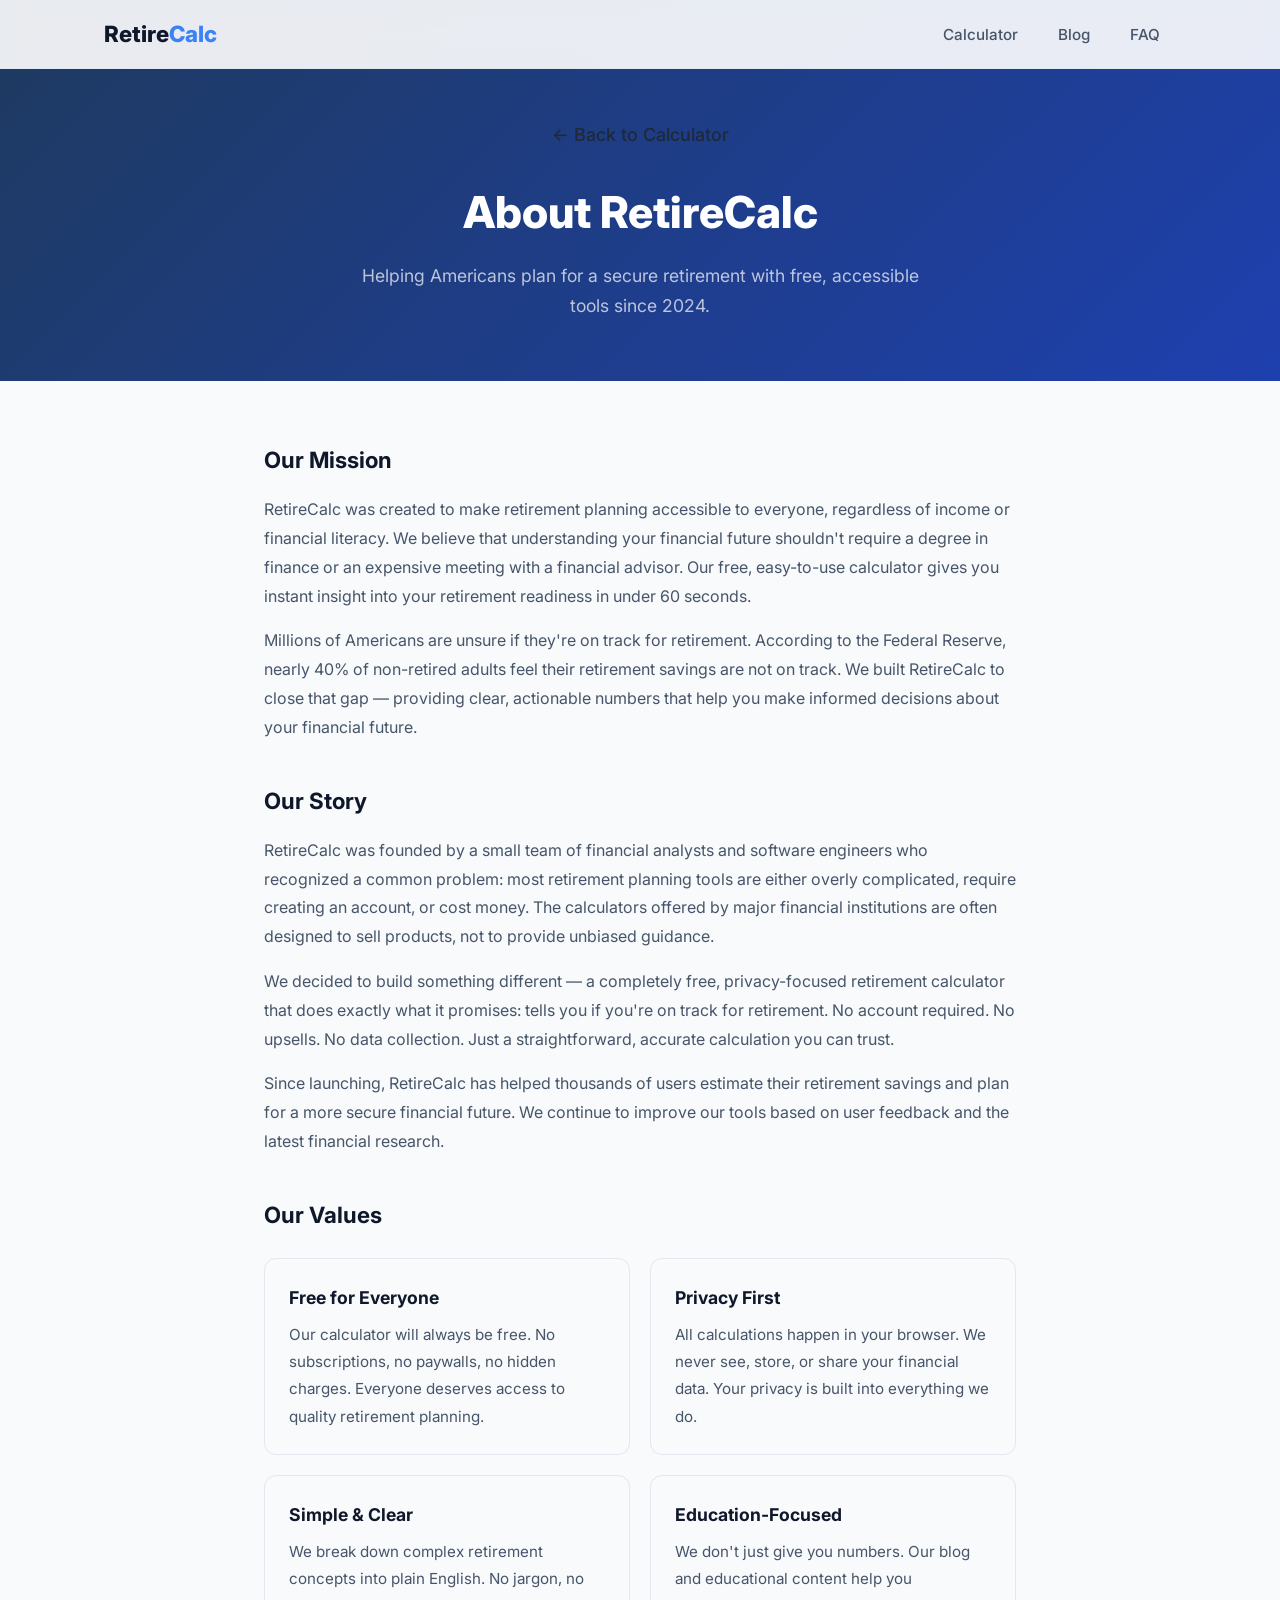
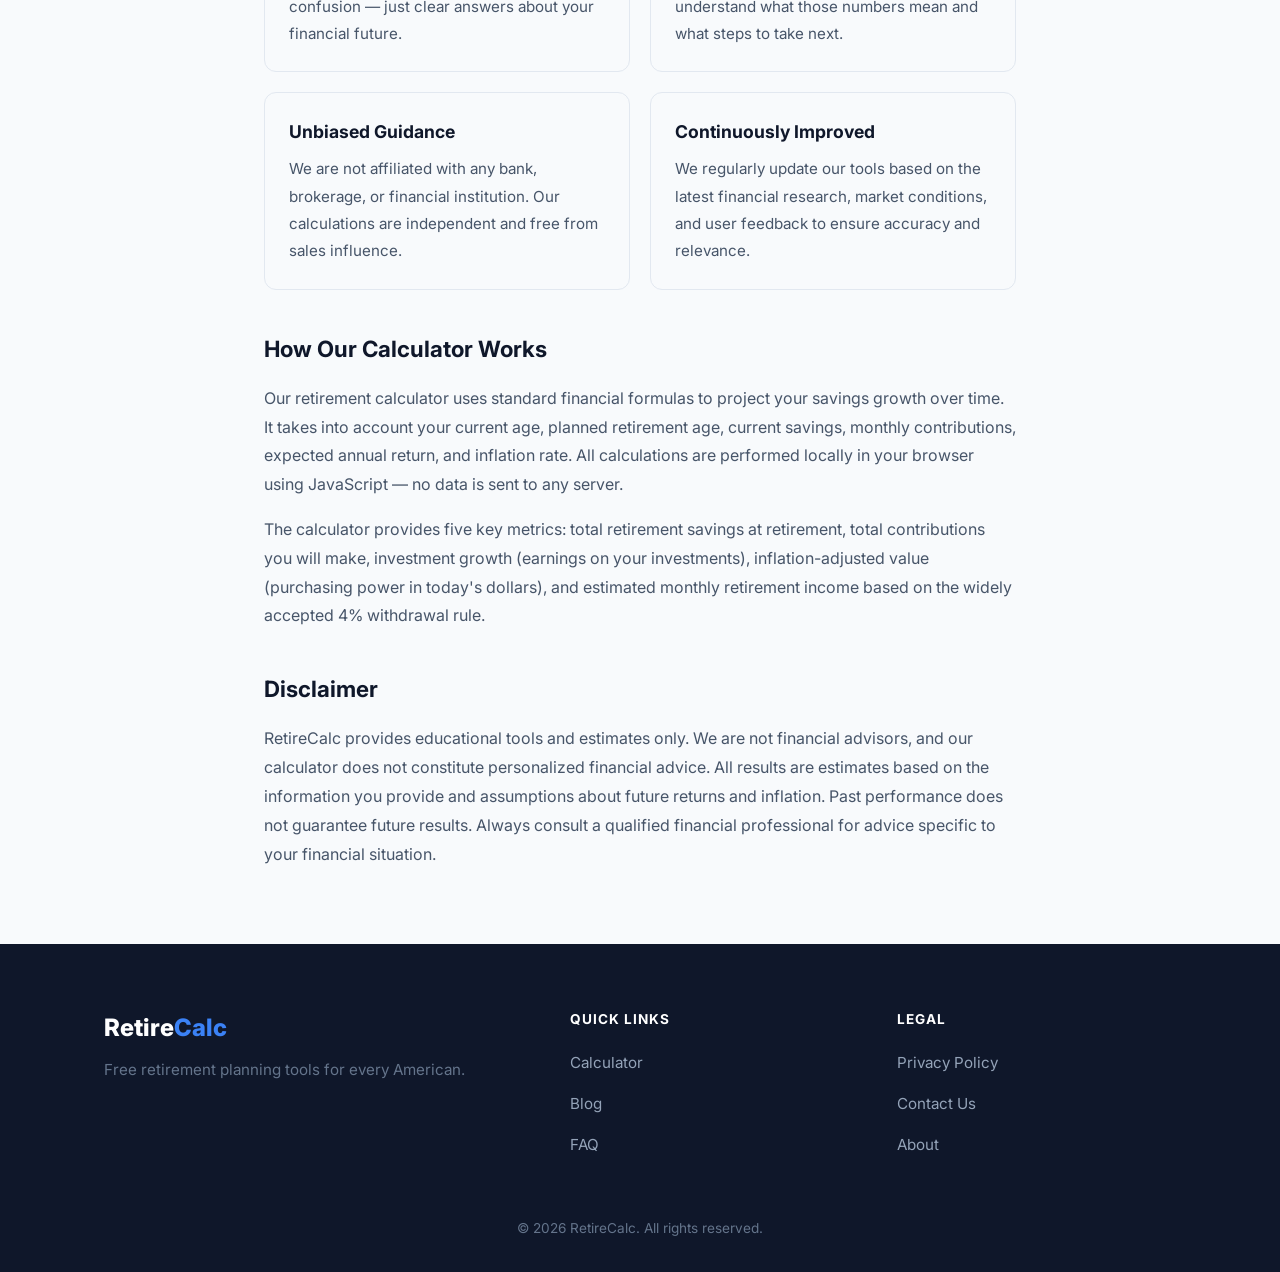
<file: about.html>
<!DOCTYPE html>
<html lang="en">
    <!-- Google tag (gtag.js) -->
<script async src="https://www.googletagmanager.com/gtag/js?id=G-MZYKCEM591"></script>
<script>
window.dataLayer = window.dataLayer || [];
function gtag(){dataLayer.push(arguments);}
gtag('js', new Date());

gtag('config', 'G-MZYKCEM591');
</script>
<head>
  <meta charset="UTF-8">
  <meta name="viewport" content="width=device-width, initial-scale=1.0">
  <title>About RetireCalc - Free Retirement Calculator & Planning Tools</title>
  <meta name="description" content="Learn about RetireCalc, the free retirement planning tool designed to help Americans estimate savings, plan for retirement, and achieve financial freedom." />
  <meta name="robots" content="index, follow">
  <link rel="canonical" href="https://retirecalc-3zu.pages.dev/about">
  <meta property="og:title" content="About RetireCalc">
  <meta property="og:description" content="Free retirement planning calculator helping Americans estimate savings and plan for retirement.">
  <meta property="og:type" content="website">
  <link rel="preconnect" href="https://fonts.googleapis.com">
  <link rel="preconnect" href="https://fonts.gstatic.com" crossorigin>
  <link href="https://fonts.googleapis.com/css2?family=Inter:wght@300;400;500;600;700;800&display=swap" rel="stylesheet">
  <link rel="stylesheet" href="style.css">
  <style>
    .page-header {
      background: linear-gradient(135deg, var(--blue-900) 0%, var(--blue-800) 100%);
      padding: 120px 0 60px;
      text-align: center;
    }
    .page-header h1 {
      color: var(--white);
      font-size: clamp(2rem, 4vw, 2.75rem);
      font-weight: 800;
    }
    .page-header p {
      color: rgba(255,255,255,0.7);
      font-size: 1.1rem;
      margin-top: 12px;
      max-width: 600px;
      margin-left: auto;
      margin-right: auto;
    }
    .page-content {
      max-width: 800px;
      margin: 0 auto;
      padding: 60px 24px;
    }
    .page-content h2 {
      font-size: 1.4rem;
      font-weight: 700;
      color: var(--gray-900);
      margin: 40px 0 16px;
    }
    .page-content h2:first-child {
      margin-top: 0;
    }
    .page-content p {
      font-size: 1rem;
      color: var(--gray-600);
      line-height: 1.8;
      margin-bottom: 16px;
    }
    .values-grid {
      display: grid;
      grid-template-columns: 1fr 1fr;
      gap: 20px;
      margin-top: 24px;
    }
    .value-card {
      background: var(--gray-50);
      border: 1px solid var(--gray-200);
      border-radius: var(--radius);
      padding: 24px;
      transition: all var(--transition);
    }
    .value-card:hover {
      box-shadow: var(--shadow-md);
      border-color: var(--gray-300);
    }
    .value-card h3 {
      font-size: 1.1rem;
      font-weight: 700;
      color: var(--gray-900);
      margin-bottom: 8px;
    }
    .value-card p {
      font-size: 0.95rem;
      margin-bottom: 0;
    }
    .back-link {
      display: inline-flex;
      align-items: center;
      gap: 6px;
      color: var(--blue-300);
      font-weight: 500;
      margin-bottom: 24px;
    }
    .back-link:hover {
      color: var(--blue-200);
    }
    .team-grid {
      display: grid;
      grid-template-columns: 1fr 1fr;
      gap: 24px;
      margin-top: 24px;
    }
    .team-card {
      background: var(--white);
      border: 1px solid var(--gray-200);
      border-radius: var(--radius);
      padding: 24px;
      text-align: center;
    }
    .team-card h3 {
      font-size: 1.1rem;
      font-weight: 700;
      color: var(--gray-900);
      margin-bottom: 4px;
    }
    .team-card .role {
      font-size: 0.9rem;
      color: var(--blue-600);
      font-weight: 600;
      margin-bottom: 12px;
    }
    .team-card p {
      font-size: 0.95rem;
      margin-bottom: 0;
    }
    @media (max-width: 640px) {
      .page-header { padding: 100px 0 40px; }
      .page-content { padding: 40px 16px; }
      .values-grid { grid-template-columns: 1fr; }
      .team-grid { grid-template-columns: 1fr; }
    }
  </style>
</head>
<body>
  <nav class="nav" id="nav" role="navigation" aria-label="Main navigation">
    <div class="container nav__inner">
      <a href="index.html" class="nav__logo">Retire<span class="nav__logo-accent">Calc</span></a>
      <ul class="nav__links">
        <li><a href="index.html#calculator">Calculator</a></li>
        <li><a href="blog.html">Blog</a></li>
        <li><a href="index.html#faq">FAQ</a></li>
      </ul>
    </div>
  </nav>

  <section class="page-header">
    <div class="container">
      <a href="index.html" class="back-link">&larr; Back to Calculator</a>
      <h1>About RetireCalc</h1>
      <p>Helping Americans plan for a secure retirement with free, accessible tools since 2024.</p>
    </div>
  </section>

  <section class="page-content">
    <h2>Our Mission</h2>
    <p>RetireCalc was created to make retirement planning accessible to everyone, regardless of income or financial literacy. We believe that understanding your financial future shouldn't require a degree in finance or an expensive meeting with a financial advisor. Our free, easy-to-use calculator gives you instant insight into your retirement readiness in under 60 seconds.</p>

    <p>Millions of Americans are unsure if they're on track for retirement. According to the Federal Reserve, nearly 40% of non-retired adults feel their retirement savings are not on track. We built RetireCalc to close that gap — providing clear, actionable numbers that help you make informed decisions about your financial future.</p>

    <h2>Our Story</h2>
    <p>RetireCalc was founded by a small team of financial analysts and software engineers who recognized a common problem: most retirement planning tools are either overly complicated, require creating an account, or cost money. The calculators offered by major financial institutions are often designed to sell products, not to provide unbiased guidance.</p>

    <p>We decided to build something different — a completely free, privacy-focused retirement calculator that does exactly what it promises: tells you if you're on track for retirement. No account required. No upsells. No data collection. Just a straightforward, accurate calculation you can trust.</p>

    <p>Since launching, RetireCalc has helped thousands of users estimate their retirement savings and plan for a more secure financial future. We continue to improve our tools based on user feedback and the latest financial research.</p>

    <h2>Our Values</h2>
    <div class="values-grid">
      <div class="value-card">
        <h3>Free for Everyone</h3>
        <p>Our calculator will always be free. No subscriptions, no paywalls, no hidden charges. Everyone deserves access to quality retirement planning.</p>
      </div>
      <div class="value-card">
        <h3>Privacy First</h3>
        <p>All calculations happen in your browser. We never see, store, or share your financial data. Your privacy is built into everything we do.</p>
      </div>
      <div class="value-card">
        <h3>Simple & Clear</h3>
        <p>We break down complex retirement concepts into plain English. No jargon, no confusion — just clear answers about your financial future.</p>
      </div>
      <div class="value-card">
        <h3>Education-Focused</h3>
        <p>We don't just give you numbers. Our blog and educational content help you understand what those numbers mean and what steps to take next.</p>
      </div>
      <div class="value-card">
        <h3>Unbiased Guidance</h3>
        <p>We are not affiliated with any bank, brokerage, or financial institution. Our calculations are independent and free from sales influence.</p>
      </div>
      <div class="value-card">
        <h3>Continuously Improved</h3>
        <p>We regularly update our tools based on the latest financial research, market conditions, and user feedback to ensure accuracy and relevance.</p>
      </div>
    </div>

    <h2>How Our Calculator Works</h2>
    <p>Our retirement calculator uses standard financial formulas to project your savings growth over time. It takes into account your current age, planned retirement age, current savings, monthly contributions, expected annual return, and inflation rate. All calculations are performed locally in your browser using JavaScript — no data is sent to any server.</p>

    <p>The calculator provides five key metrics: total retirement savings at retirement, total contributions you will make, investment growth (earnings on your investments), inflation-adjusted value (purchasing power in today's dollars), and estimated monthly retirement income based on the widely accepted 4% withdrawal rule.</p>

    <h2>Disclaimer</h2>
    <p>RetireCalc provides educational tools and estimates only. We are not financial advisors, and our calculator does not constitute personalized financial advice. All results are estimates based on the information you provide and assumptions about future returns and inflation. Past performance does not guarantee future results. Always consult a qualified financial professional for advice specific to your financial situation.</p>
  </section>

  <footer class="footer">
    <div class="container">
      <div class="footer__inner">
        <div class="footer__brand">
          <a href="index.html" class="nav__logo">Retire<span class="nav__logo-accent">Calc</span></a>
          <p class="footer__tagline">Free retirement planning tools for every American.</p>
        </div>
        <div class="footer__links">
          <h4 class="footer__heading">Quick Links</h4>
          <ul>
            <li><a href="index.html#calculator">Calculator</a></li>
            <li><a href="blog.html">Blog</a></li>
            <li><a href="index.html#faq">FAQ</a></li>
          </ul>
        </div>
        <div class="footer__links">
          <h4 class="footer__heading">Legal</h4>
          <ul>
            <li><a href="privacy-policy.html">Privacy Policy</a></li>
            <li><a href="contact.html">Contact Us</a></li>
            <li><a href="about.html">About</a></li>
          </ul>
        </div>
      </div>
      <div class="footer__bottom">
        <p>&copy; 2026 RetireCalc. All rights reserved.</p>
      </div>
    </div>
  </footer>
</body>
</html>
</file>
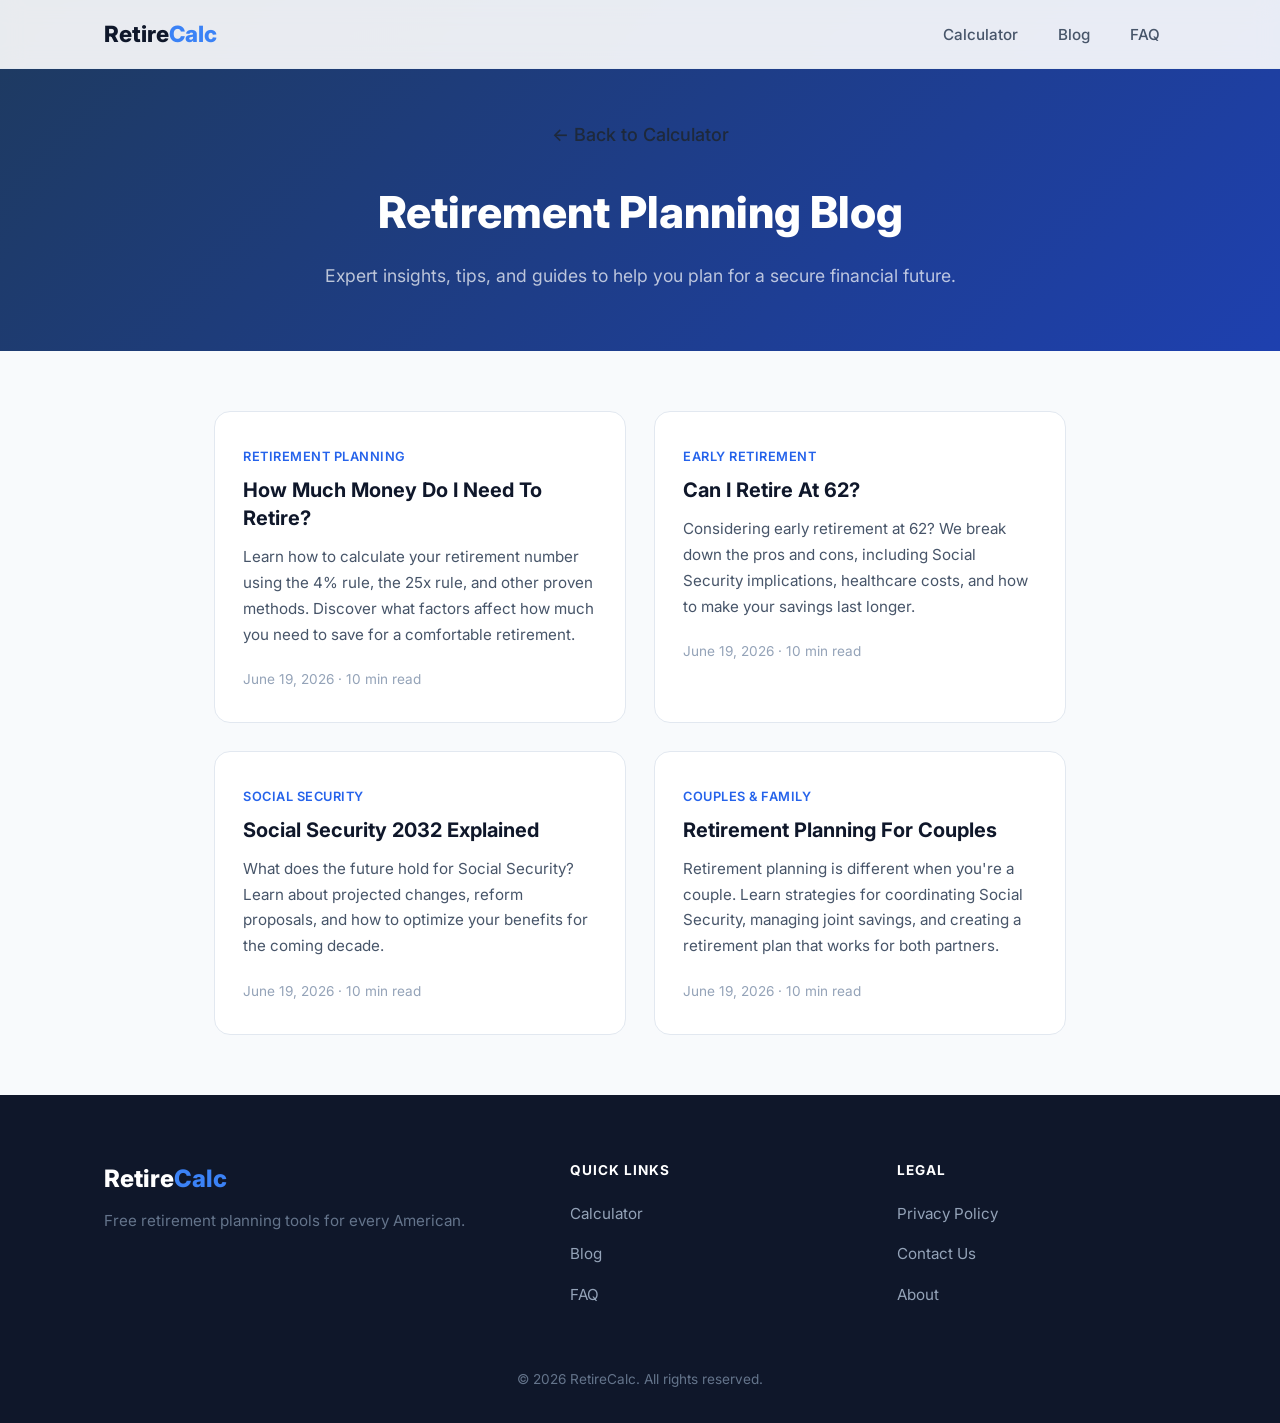
<file: blog.html>
<!DOCTYPE html>
<html lang="en">
    <!-- Google tag (gtag.js) -->
<script async src="https://www.googletagmanager.com/gtag/js?id=G-MZYKCEM591"></script>
<script>
window.dataLayer = window.dataLayer || [];
function gtag(){dataLayer.push(arguments);}
gtag('js', new Date());

gtag('config', 'G-MZYKCEM591');
</script>
<head>
  <meta charset="UTF-8">
  <meta name="viewport" content="width=device-width, initial-scale=1.0">
  <title>Retirement Planning Blog - RetireCalc</title>
  <meta name="description" content="Expert retirement planning articles, tips, and guides. Learn about Social Security, the 4% rule, retirement savings goals, and more from RetireCalc." />
  <meta name="robots" content="index, follow">
  <link rel="canonical" href="https://retirecalc-3zu.pages.dev/blog">
  <meta property="og:title" content="Retirement Planning Blog - RetireCalc">
  <meta property="og:description" content="Expert retirement planning articles, tips, and guides to help you plan for a secure financial future.">
  <meta property="og:type" content="website">
  <link rel="preconnect" href="https://fonts.googleapis.com">
  <link rel="preconnect" href="https://fonts.gstatic.com" crossorigin>
  <link href="https://fonts.googleapis.com/css2?family=Inter:wght@300;400;500;600;700;800&display=swap" rel="stylesheet">
  <link rel="stylesheet" href="style.css">
  <style>
    .page-header {
      background: linear-gradient(135deg, var(--blue-900) 0%, var(--blue-800) 100%);
      padding: 120px 0 60px;
      text-align: center;
    }
    .page-header h1 {
      color: var(--white);
      font-size: clamp(2rem, 4vw, 2.75rem);
      font-weight: 800;
    }
    .page-header p {
      color: rgba(255,255,255,0.7);
      font-size: 1.1rem;
      margin-top: 12px;
    }
    .page-content {
      max-width: 900px;
      margin: 0 auto;
      padding: 60px 24px;
    }
    .blog-grid {
      display: grid;
      grid-template-columns: 1fr 1fr;
      gap: 28px;
    }
    .blog-card {
      background: var(--white);
      border: 1px solid var(--gray-200);
      border-radius: var(--radius-lg);
      overflow: hidden;
      transition: all var(--transition);
    }
    .blog-card:hover {
      box-shadow: var(--shadow-lg);
      transform: translateY(-4px);
      border-color: var(--gray-300);
    }
    .blog-card-body {
      padding: 28px;
    }
    .blog-card-category {
      display: inline-block;
      font-size: 0.8rem;
      font-weight: 600;
      color: var(--blue-600);
      text-transform: uppercase;
      letter-spacing: 0.5px;
      margin-bottom: 8px;
    }
    .blog-card h2 {
      font-size: 1.25rem;
      font-weight: 700;
      color: var(--gray-900);
      margin-bottom: 12px;
      line-height: 1.4;
    }
    .blog-card h2 a {
      color: var(--gray-900);
      text-decoration: none;
    }
    .blog-card h2 a:hover {
      color: var(--blue-600);
    }
    .blog-card p {
      font-size: 0.95rem;
      color: var(--gray-600);
      line-height: 1.7;
      margin-bottom: 16px;
    }
    .blog-card-meta {
      font-size: 0.85rem;
      color: var(--gray-400);
    }
    .back-link {
      display: inline-flex;
      align-items: center;
      gap: 6px;
      color: var(--blue-300);
      font-weight: 500;
      margin-bottom: 24px;
    }
    .back-link:hover {
      color: var(--blue-200);
    }
    @media (max-width: 640px) {
      .page-header { padding: 100px 0 40px; }
      .page-content { padding: 40px 16px; }
      .blog-grid { grid-template-columns: 1fr; }
    }
  </style>
</head>
<body>
  <nav class="nav" id="nav" role="navigation" aria-label="Main navigation">
    <div class="container nav__inner">
      <a href="index.html" class="nav__logo">Retire<span class="nav__logo-accent">Calc</span></a>
      <ul class="nav__links">
        <li><a href="index.html#calculator">Calculator</a></li>
        <li><a href="blog.html">Blog</a></li>
        <li><a href="index.html#faq">FAQ</a></li>
      </ul>
    </div>
  </nav>

  <section class="page-header">
    <div class="container">
      <a href="index.html" class="back-link">&larr; Back to Calculator</a>
      <h1>Retirement Planning Blog</h1>
      <p>Expert insights, tips, and guides to help you plan for a secure financial future.</p>
    </div>
  </section>

  <section class="page-content">
    <div class="blog-grid">

      <article class="blog-card">
        <div class="blog-card-body">
          <span class="blog-card-category">Retirement Planning</span>
          <h2><a href="blog/how-much-money-do-i-need-to-retire.html">How Much Money Do I Need To Retire?</a></h2>
          <p>Learn how to calculate your retirement number using the 4% rule, the 25x rule, and other proven methods. Discover what factors affect how much you need to save for a comfortable retirement.</p>
          <span class="blog-card-meta">June 19, 2026 &middot; 10 min read</span>
        </div>
      </article>

      <article class="blog-card">
        <div class="blog-card-body">
          <span class="blog-card-category">Early Retirement</span>
          <h2><a href="blog/can-i-retire-at-62.html">Can I Retire At 62?</a></h2>
          <p>Considering early retirement at 62? We break down the pros and cons, including Social Security implications, healthcare costs, and how to make your savings last longer.</p>
          <span class="blog-card-meta">June 19, 2026 &middot; 10 min read</span>
        </div>
      </article>

      <article class="blog-card">
        <div class="blog-card-body">
          <span class="blog-card-category">Social Security</span>
          <h2><a href="blog/social-security-2032-explained.html">Social Security 2032 Explained</a></h2>
          <p>What does the future hold for Social Security? Learn about projected changes, reform proposals, and how to optimize your benefits for the coming decade.</p>
          <span class="blog-card-meta">June 19, 2026 &middot; 10 min read</span>
        </div>
      </article>

      <article class="blog-card">
        <div class="blog-card-body">
          <span class="blog-card-category">Couples &amp; Family</span>
          <h2><a href="blog/retirement-planning-for-couples.html">Retirement Planning For Couples</a></h2>
          <p>Retirement planning is different when you're a couple. Learn strategies for coordinating Social Security, managing joint savings, and creating a retirement plan that works for both partners.</p>
          <span class="blog-card-meta">June 19, 2026 &middot; 10 min read</span>
        </div>
      </article>

    </div>
  </section>

  <footer class="footer">
    <div class="container">
      <div class="footer__inner">
        <div class="footer__brand">
          <a href="index.html" class="nav__logo">Retire<span class="nav__logo-accent">Calc</span></a>
          <p class="footer__tagline">Free retirement planning tools for every American.</p>
        </div>
        <div class="footer__links">
          <h4 class="footer__heading">Quick Links</h4>
          <ul>
            <li><a href="index.html#calculator">Calculator</a></li>
            <li><a href="blog.html">Blog</a></li>
            <li><a href="index.html#faq">FAQ</a></li>
          </ul>
        </div>
        <div class="footer__links">
          <h4 class="footer__heading">Legal</h4>
          <ul>
            <li><a href="privacy-policy.html">Privacy Policy</a></li>
            <li><a href="contact.html">Contact Us</a></li>
            <li><a href="about.html">About</a></li>
          </ul>
        </div>
      </div>
      <div class="footer__bottom">
        <p>&copy; 2026 RetireCalc. All rights reserved.</p>
      </div>
    </div>
  </footer>
</body>
</html>
</file>
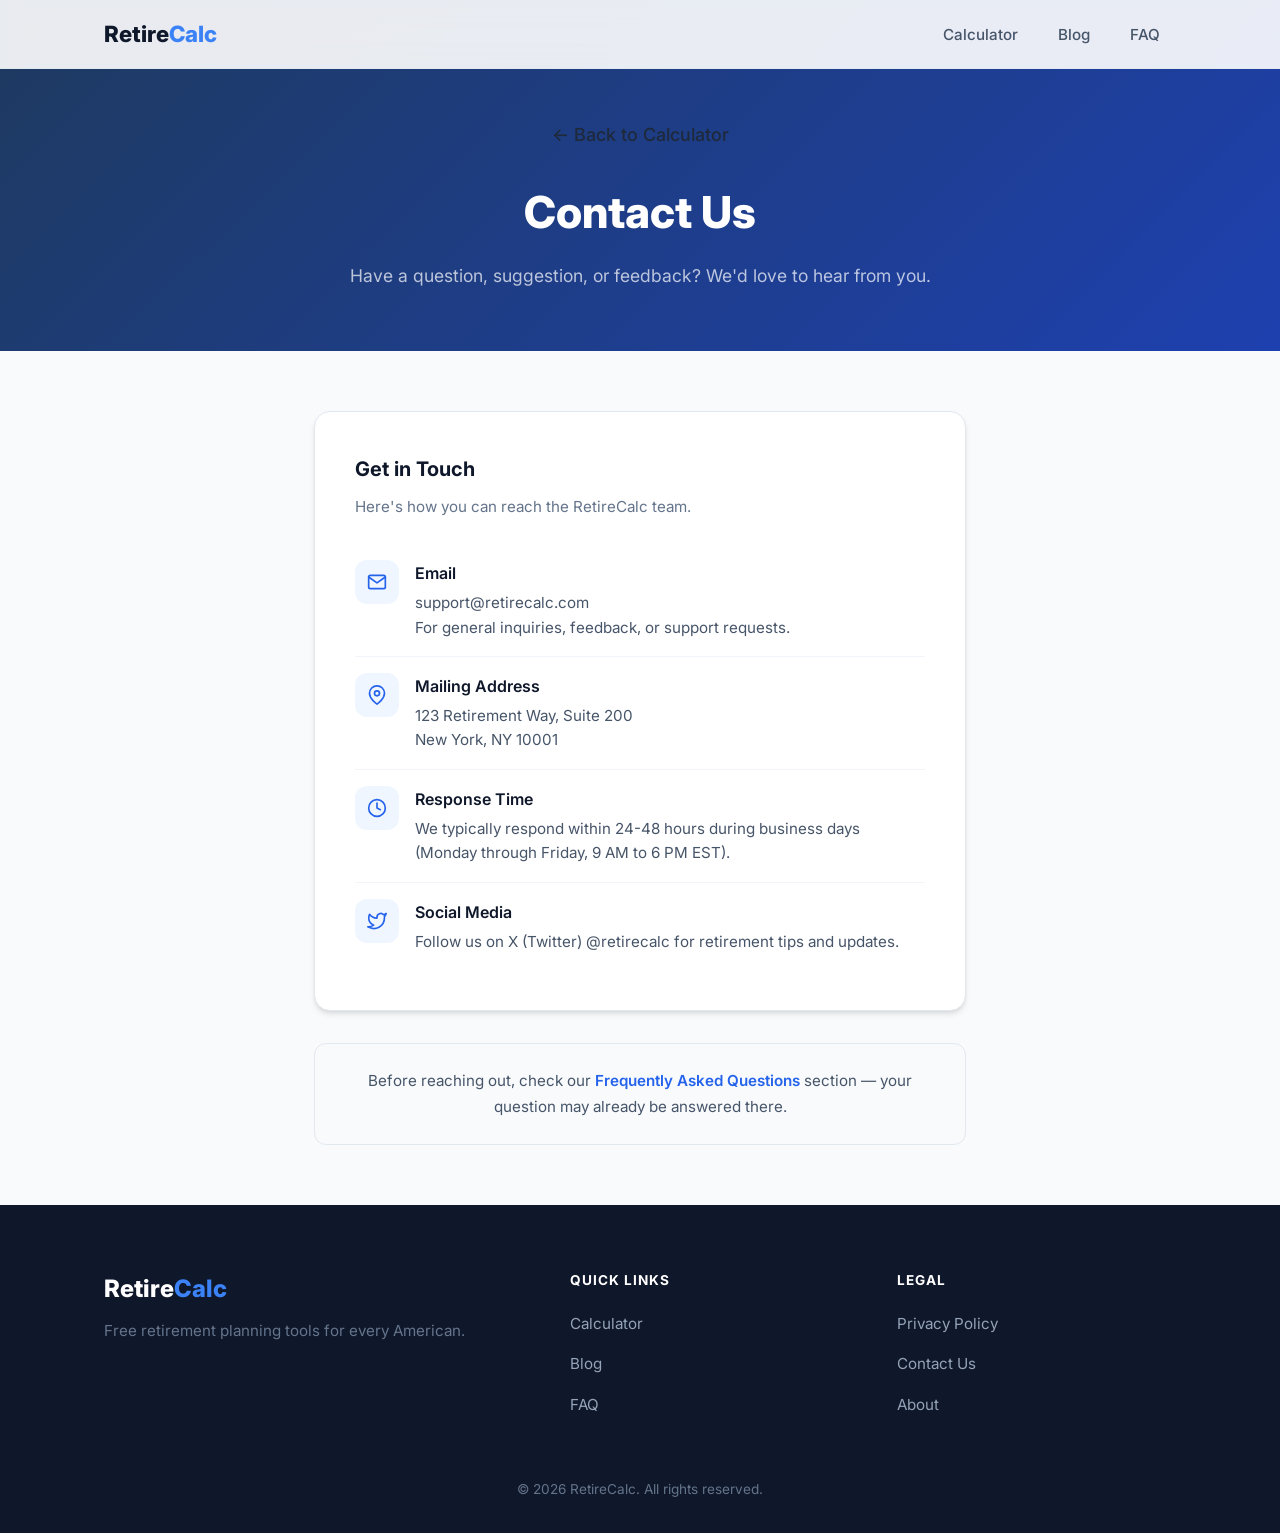
<file: contact.html>
<!DOCTYPE html>
<html lang="en">
    <!-- Google tag (gtag.js) -->
<script async src="https://www.googletagmanager.com/gtag/js?id=G-MZYKCEM591"></script>
<script>
window.dataLayer = window.dataLayer || [];
function gtag(){dataLayer.push(arguments);}
gtag('js', new Date());

gtag('config', 'G-MZYKCEM591');
</script>
<head>
  <meta charset="UTF-8">
  <meta name="viewport" content="width=device-width, initial-scale=1.0">
  <title>Contact Us - RetireCalc Retirement Planning</title>
  <meta name="description" content="Get in touch with the RetireCalc team. Contact us with questions about retirement planning, our calculator, or general inquiries." />
  <meta name="robots" content="index, follow">
  <link rel="canonical" href="https://retirecalc-3zu.pages.dev/contact">
  <meta property="og:title" content="Contact RetireCalc">
  <meta property="og:description" content="Get in touch with the RetireCalc team. We're here to help with your retirement planning questions.">
  <meta property="og:type" content="website">
  <link rel="preconnect" href="https://fonts.googleapis.com">
  <link rel="preconnect" href="https://fonts.gstatic.com" crossorigin>
  <link href="https://fonts.googleapis.com/css2?family=Inter:wght@300;400;500;600;700;800&display=swap" rel="stylesheet">
  <link rel="stylesheet" href="style.css">
  <style>
    .page-header {
      background: linear-gradient(135deg, var(--blue-900) 0%, var(--blue-800) 100%);
      padding: 120px 0 60px;
      text-align: center;
    }
    .page-header h1 {
      color: var(--white);
      font-size: clamp(2rem, 4vw, 2.75rem);
      font-weight: 800;
    }
    .page-header p {
      color: rgba(255,255,255,0.7);
      font-size: 1.1rem;
      margin-top: 12px;
    }
    .page-content {
      max-width: 700px;
      margin: 0 auto;
      padding: 60px 24px;
    }
    .contact-card {
      background: var(--white);
      border: 1px solid var(--gray-200);
      border-radius: var(--radius-lg);
      padding: 40px;
      box-shadow: var(--shadow-md);
    }
    .contact-card h2 {
      font-size: 1.25rem;
      font-weight: 700;
      color: var(--gray-900);
      margin-bottom: 8px;
    }
    .contact-card .contact-subtitle {
      font-size: 0.95rem;
      color: var(--gray-500);
      margin-bottom: 24px;
    }
    .contact-item {
      display: flex;
      align-items: flex-start;
      gap: 16px;
      padding: 16px 0;
      border-bottom: 1px solid var(--gray-100);
    }
    .contact-item:last-child {
      border-bottom: none;
    }
    .contact-icon {
      width: 44px;
      height: 44px;
      border-radius: 12px;
      background: var(--blue-50);
      color: var(--blue-600);
      display: flex;
      align-items: center;
      justify-content: center;
      flex-shrink: 0;
    }
    .contact-text h3 {
      font-size: 1rem;
      font-weight: 600;
      color: var(--gray-900);
      margin-bottom: 4px;
    }
    .contact-text p, .contact-text a {
      font-size: 0.95rem;
      color: var(--gray-600);
      line-height: 1.6;
    }
    .back-link {
      display: inline-flex;
      align-items: center;
      gap: 6px;
      color: var(--blue-300);
      font-weight: 500;
      margin-bottom: 24px;
    }
    .back-link:hover {
      color: var(--blue-200);
    }
    .faq-note {
      background: var(--gray-50);
      border: 1px solid var(--gray-200);
      border-radius: var(--radius);
      padding: 24px;
      margin-top: 32px;
      text-align: center;
    }
    .faq-note p {
      font-size: 0.95rem;
      color: var(--gray-600);
    }
    .faq-note a {
      font-weight: 600;
    }
    @media (max-width: 640px) {
      .page-header { padding: 100px 0 40px; }
      .page-content { padding: 40px 16px; }
      .contact-card { padding: 24px; }
    }
  </style>
</head>
<body>
  <nav class="nav" id="nav" role="navigation" aria-label="Main navigation">
    <div class="container nav__inner">
      <a href="index.html" class="nav__logo">Retire<span class="nav__logo-accent">Calc</span></a>
      <ul class="nav__links">
        <li><a href="index.html#calculator">Calculator</a></li>
        <li><a href="blog.html">Blog</a></li>
        <li><a href="index.html#faq">FAQ</a></li>
      </ul>
    </div>
  </nav>

  <section class="page-header">
    <div class="container">
      <a href="index.html" class="back-link">&larr; Back to Calculator</a>
      <h1>Contact Us</h1>
      <p>Have a question, suggestion, or feedback? We'd love to hear from you.</p>
    </div>
  </section>

  <section class="page-content">
    <div class="contact-card">
      <h2>Get in Touch</h2>
      <p class="contact-subtitle">Here's how you can reach the RetireCalc team.</p>

      <div class="contact-item">
        <div class="contact-icon">
          <svg width="20" height="20" viewBox="0 0 24 24" fill="none" stroke="currentColor" stroke-width="2" stroke-linecap="round" stroke-linejoin="round"><path d="M4 4h16c1.1 0 2 .9 2 2v12c0 1.1-.9 2-2 2H4c-1.1 0-2-.9-2-2V6c0-1.1.9-2 2-2z"/><polyline points="22,6 12,13 2,6"/></svg>
        </div>
        <div class="contact-text">
          <h3>Email</h3>
          <p><a href="mailto:support@retirecalc.com">support@retirecalc.com</a></p>
          <p>For general inquiries, feedback, or support requests.</p>
        </div>
      </div>

      <div class="contact-item">
        <div class="contact-icon">
          <svg width="20" height="20" viewBox="0 0 24 24" fill="none" stroke="currentColor" stroke-width="2" stroke-linecap="round" stroke-linejoin="round"><path d="M21 10c0 7-9 13-9 13s-9-6-9-13a9 9 0 0 1 18 0z"/><circle cx="12" cy="10" r="3"/></svg>
        </div>
        <div class="contact-text">
          <h3>Mailing Address</h3>
          <p>123 Retirement Way, Suite 200<br>New York, NY 10001</p>
        </div>
      </div>

      <div class="contact-item">
        <div class="contact-icon">
          <svg width="20" height="20" viewBox="0 0 24 24" fill="none" stroke="currentColor" stroke-width="2" stroke-linecap="round" stroke-linejoin="round"><circle cx="12" cy="12" r="10"/><path d="M12 6v6l4 2"/></svg>
        </div>
        <div class="contact-text">
          <h3>Response Time</h3>
          <p>We typically respond within 24-48 hours during business days (Monday through Friday, 9 AM to 6 PM EST).</p>
        </div>
      </div>

      <div class="contact-item">
        <div class="contact-icon">
          <svg width="20" height="20" viewBox="0 0 24 24" fill="none" stroke="currentColor" stroke-width="2" stroke-linecap="round" stroke-linejoin="round"><path d="M23 3a10.9 10.9 0 0 1-3.14 1.53 4.48 4.48 0 0 0-7.86 3v1A10.66 10.66 0 0 1 3 4s-4 9 5 13a11.64 11.64 0 0 1-7 2c9 5 20 0 20-11.5a4.5 4.5 0 0 0-.08-.83A7.72 7.72 0 0 0 23 3z"/></svg>
        </div>
        <div class="contact-text">
          <h3>Social Media</h3>
          <p>Follow us on X (Twitter) <a href="https://x.com/retirecalc" rel="nofollow" target="_blank">@retirecalc</a> for retirement tips and updates.</p>
        </div>
      </div>
    </div>

    <div class="faq-note">
      <p>Before reaching out, check our <a href="index.html#faq">Frequently Asked Questions</a> section — your question may already be answered there.</p>
    </div>
  </section>

  <footer class="footer">
    <div class="container">
      <div class="footer__inner">
        <div class="footer__brand">
          <a href="index.html" class="nav__logo">Retire<span class="nav__logo-accent">Calc</span></a>
          <p class="footer__tagline">Free retirement planning tools for every American.</p>
        </div>
        <div class="footer__links">
          <h4 class="footer__heading">Quick Links</h4>
          <ul>
            <li><a href="index.html#calculator">Calculator</a></li>
            <li><a href="blog.html">Blog</a></li>
            <li><a href="index.html#faq">FAQ</a></li>
          </ul>
        </div>
        <div class="footer__links">
          <h4 class="footer__heading">Legal</h4>
          <ul>
            <li><a href="privacy-policy.html">Privacy Policy</a></li>
            <li><a href="contact.html">Contact Us</a></li>
            <li><a href="about.html">About</a></li>
          </ul>
        </div>
      </div>
      <div class="footer__bottom">
        <p>&copy; 2026 RetireCalc. All rights reserved.</p>
      </div>
    </div>
  </footer>
</body>
</html>
</file>
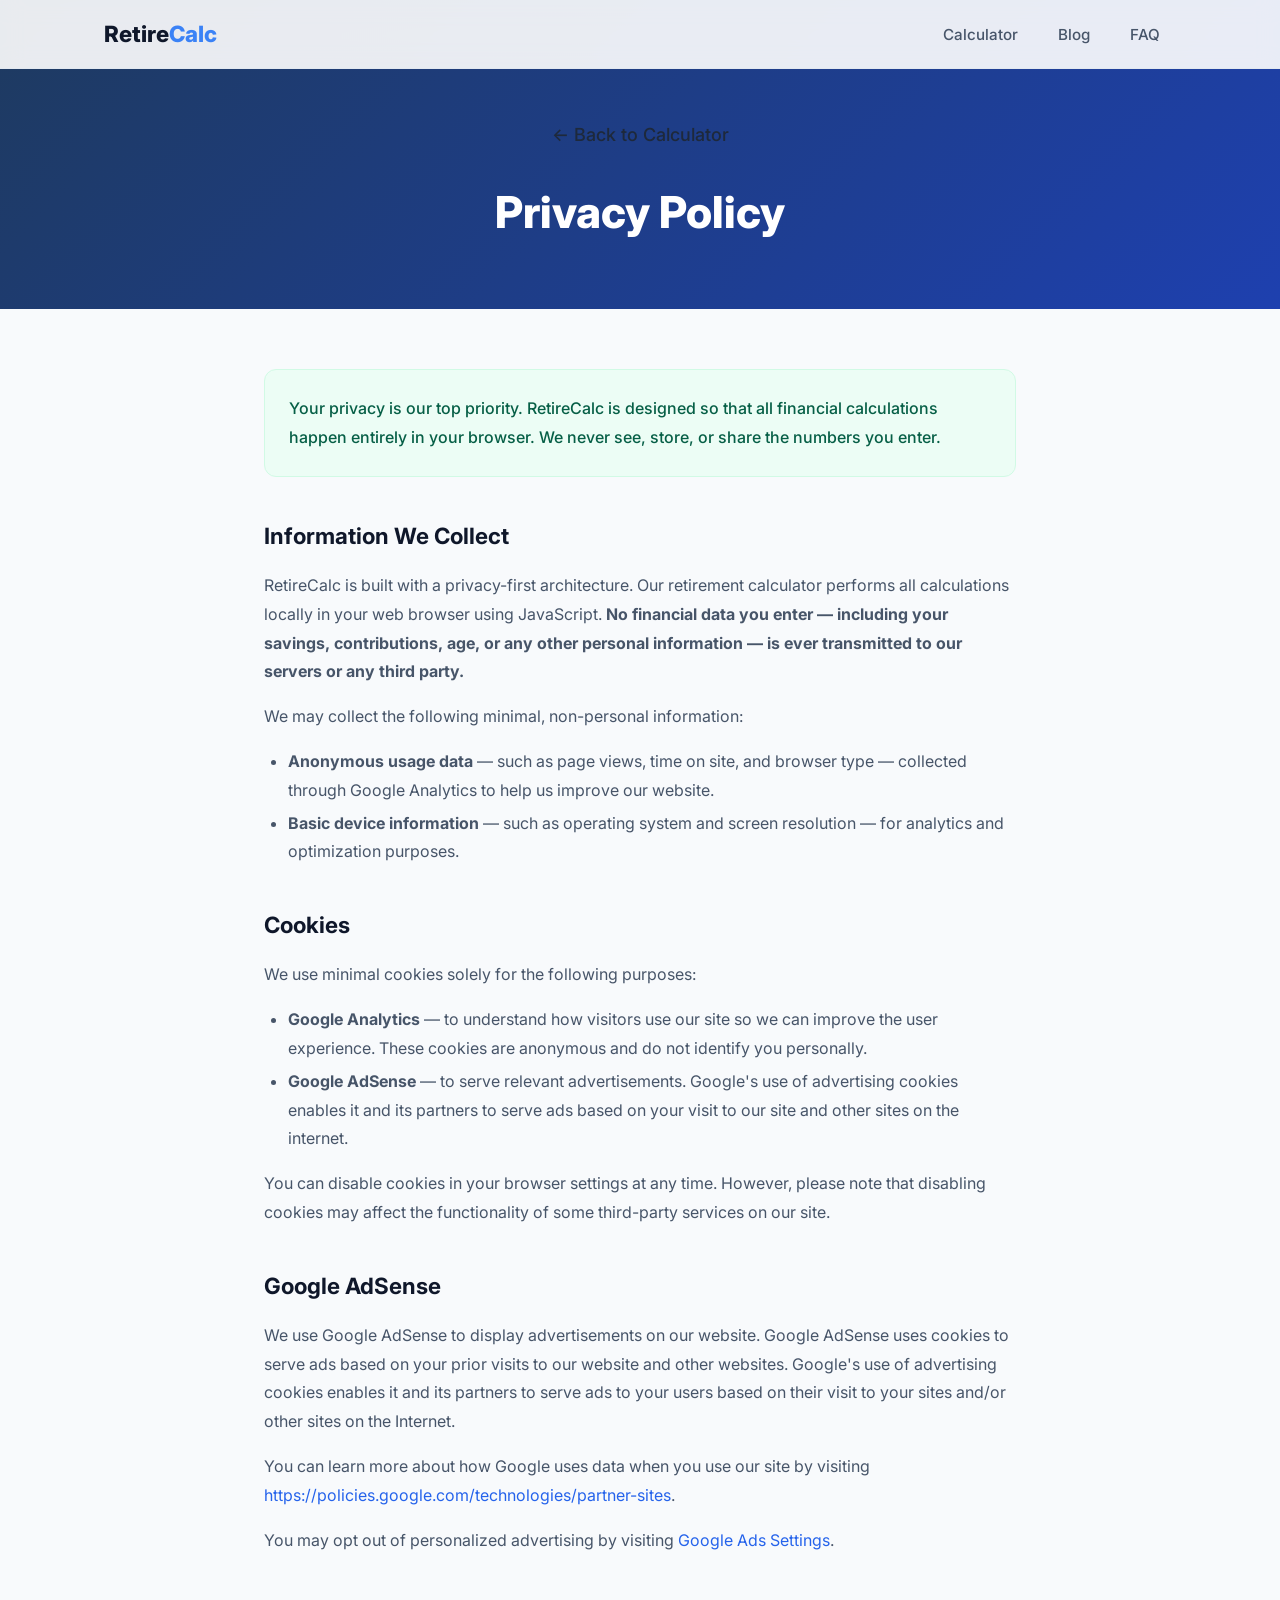
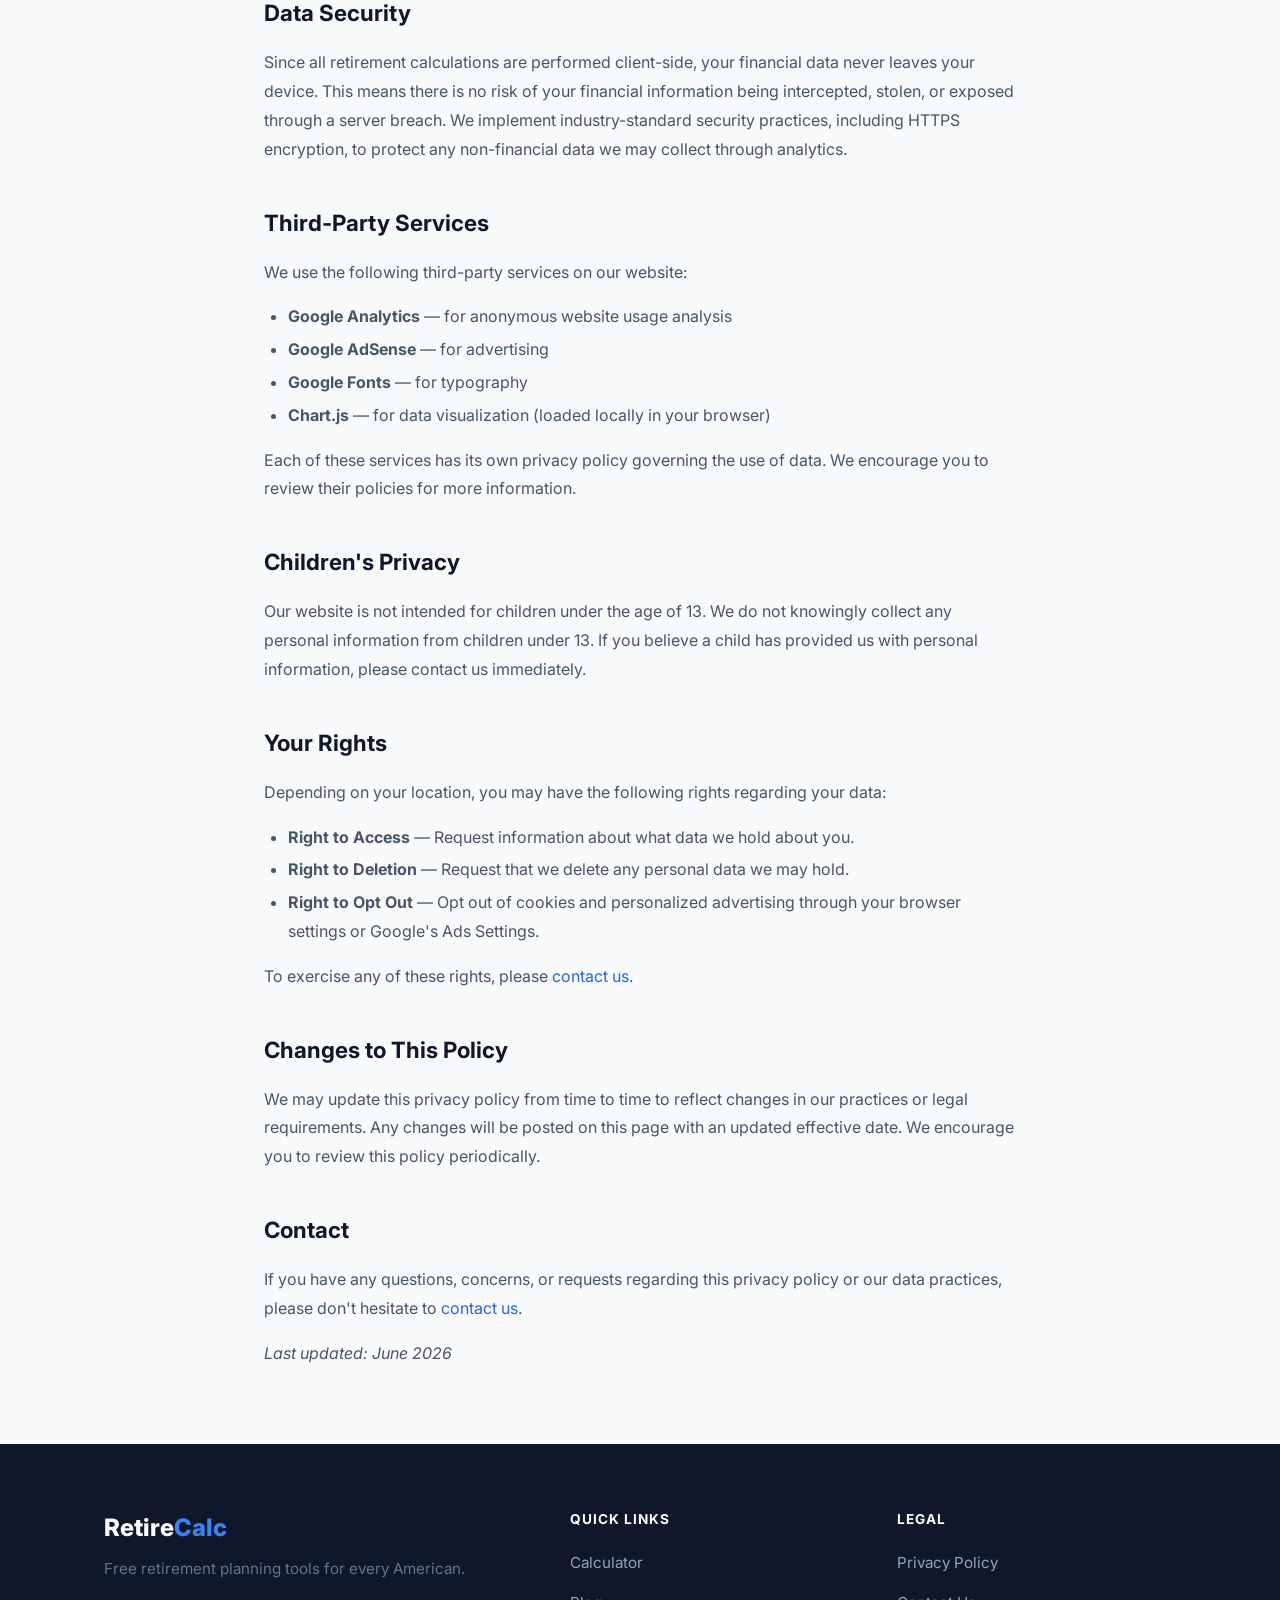
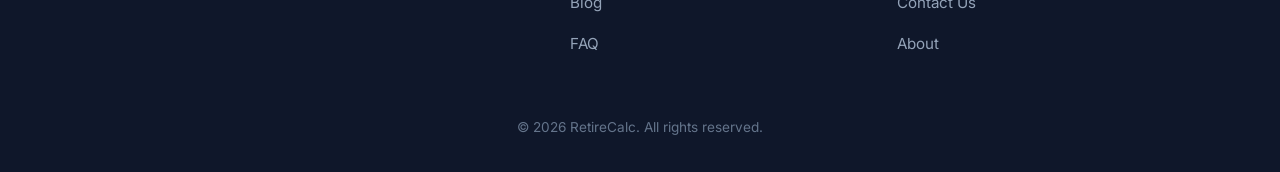
<file: privacy-policy.html>
<!DOCTYPE html>
<html lang="en">
<!-- Google tag (gtag.js) -->
<script async src="https://www.googletagmanager.com/gtag/js?id=G-MZYKCEM591"></script>
<script>
window.dataLayer = window.dataLayer || [];
function gtag(){dataLayer.push(arguments);}
gtag('js', new Date());

gtag('config', 'G-MZYKCEM591');
</script>
<head>
  <meta charset="UTF-8">
  <meta name="viewport" content="width=device-width, initial-scale=1.0">
  <title>Privacy Policy - RetireCalc Retirement Calculator</title>
  <meta name="description" content="RetireCalc privacy policy. Learn how we protect your data, our use of cookies, and your privacy rights when using our free retirement calculator." />
  <meta name="robots" content="index, follow">
  <link rel="canonical" href="https://retirecalc-3zu.pages.dev/privacy-policy">
  <meta property="og:title" content="Privacy Policy - RetireCalc">
  <meta property="og:description" content="Learn how RetireCalc protects your privacy and handles your data.">
  <meta property="og:type" content="website">
  <link rel="preconnect" href="https://fonts.googleapis.com">
  <link rel="preconnect" href="https://fonts.gstatic.com" crossorigin>
  <link href="https://fonts.googleapis.com/css2?family=Inter:wght@300;400;500;600;700;800&display=swap" rel="stylesheet">
  <link rel="stylesheet" href="style.css">
  <style>
    .page-header {
      background: linear-gradient(135deg, var(--blue-900) 0%, var(--blue-800) 100%);
      padding: 120px 0 60px;
      text-align: center;
    }
    .page-header h1 {
      color: var(--white);
      font-size: clamp(2rem, 4vw, 2.75rem);
      font-weight: 800;
    }
    .page-content {
      max-width: 800px;
      margin: 0 auto;
      padding: 60px 24px;
    }
    .page-content h2 {
      font-size: 1.4rem;
      font-weight: 700;
      color: var(--gray-900);
      margin: 40px 0 16px;
    }
    .page-content h2:first-child {
      margin-top: 0;
    }
    .page-content h3 {
      font-size: 1.15rem;
      font-weight: 600;
      color: var(--gray-800);
      margin: 24px 0 12px;
    }
    .page-content p {
      font-size: 1rem;
      color: var(--gray-600);
      line-height: 1.8;
      margin-bottom: 16px;
    }
    .page-content ul {
      list-style: disc;
      padding-left: 24px;
      margin-bottom: 16px;
    }
    .page-content ul li {
      font-size: 1rem;
      color: var(--gray-600);
      line-height: 1.8;
      margin-bottom: 4px;
    }
    .back-link {
      display: inline-flex;
      align-items: center;
      gap: 6px;
      color: var(--blue-300);
      font-weight: 500;
      margin-bottom: 24px;
    }
    .back-link:hover {
      color: var(--blue-200);
    }
    .highlight-box {
      background: var(--green-50);
      border: 1px solid var(--green-100);
      border-radius: var(--radius);
      padding: 24px;
      margin-bottom: 24px;
    }
    .highlight-box p {
      color: var(--green-800);
      font-weight: 500;
      margin-bottom: 0;
    }
    @media (max-width: 640px) {
      .page-header { padding: 100px 0 40px; }
      .page-content { padding: 40px 16px; }
    }
  </style>
</head>
<body>
  <nav class="nav" id="nav" role="navigation" aria-label="Main navigation">
    <div class="container nav__inner">
      <a href="index.html" class="nav__logo">Retire<span class="nav__logo-accent">Calc</span></a>
      <ul class="nav__links">
        <li><a href="index.html#calculator">Calculator</a></li>
        <li><a href="blog.html">Blog</a></li>
        <li><a href="index.html#faq">FAQ</a></li>
      </ul>
    </div>
  </nav>

  <section class="page-header">
    <div class="container">
      <a href="index.html" class="back-link">&larr; Back to Calculator</a>
      <h1>Privacy Policy</h1>
    </div>
  </section>

  <section class="page-content">

    <div class="highlight-box">
      <p>Your privacy is our top priority. RetireCalc is designed so that all financial calculations happen entirely in your browser. We never see, store, or share the numbers you enter.</p>
    </div>

    <h2>Information We Collect</h2>
    <p>RetireCalc is built with a privacy-first architecture. Our retirement calculator performs all calculations locally in your web browser using JavaScript. <strong>No financial data you enter — including your savings, contributions, age, or any other personal information — is ever transmitted to our servers or any third party.</strong></p>

    <p>We may collect the following minimal, non-personal information:</p>
    <ul>
      <li><strong>Anonymous usage data</strong> — such as page views, time on site, and browser type — collected through Google Analytics to help us improve our website.</li>
      <li><strong>Basic device information</strong> — such as operating system and screen resolution — for analytics and optimization purposes.</li>
    </ul>

    <h2>Cookies</h2>
    <p>We use minimal cookies solely for the following purposes:</p>
    <ul>
      <li><strong>Google Analytics</strong> — to understand how visitors use our site so we can improve the user experience. These cookies are anonymous and do not identify you personally.</li>
      <li><strong>Google AdSense</strong> — to serve relevant advertisements. Google's use of advertising cookies enables it and its partners to serve ads based on your visit to our site and other sites on the internet.</li>
    </ul>
    <p>You can disable cookies in your browser settings at any time. However, please note that disabling cookies may affect the functionality of some third-party services on our site.</p>

    <h2>Google AdSense</h2>
    <p>We use Google AdSense to display advertisements on our website. Google AdSense uses cookies to serve ads based on your prior visits to our website and other websites. Google's use of advertising cookies enables it and its partners to serve ads to your users based on their visit to your sites and/or other sites on the Internet.</p>
    <p>You can learn more about how Google uses data when you use our site by visiting <a href="https://policies.google.com/technologies/partner-sites" rel="nofollow" target="_blank">https://policies.google.com/technologies/partner-sites</a>.</p>
    <p>You may opt out of personalized advertising by visiting <a href="https://www.google.com/settings/ads" rel="nofollow" target="_blank">Google Ads Settings</a>.</p>

    <h2>Data Security</h2>
    <p>Since all retirement calculations are performed client-side, your financial data never leaves your device. This means there is no risk of your financial information being intercepted, stolen, or exposed through a server breach. We implement industry-standard security practices, including HTTPS encryption, to protect any non-financial data we may collect through analytics.</p>

    <h2>Third-Party Services</h2>
    <p>We use the following third-party services on our website:</p>
    <ul>
      <li><strong>Google Analytics</strong> — for anonymous website usage analysis</li>
      <li><strong>Google AdSense</strong> — for advertising</li>
      <li><strong>Google Fonts</strong> — for typography</li>
      <li><strong>Chart.js</strong> — for data visualization (loaded locally in your browser)</li>
    </ul>
    <p>Each of these services has its own privacy policy governing the use of data. We encourage you to review their policies for more information.</p>

    <h2>Children's Privacy</h2>
    <p>Our website is not intended for children under the age of 13. We do not knowingly collect any personal information from children under 13. If you believe a child has provided us with personal information, please contact us immediately.</p>

    <h2>Your Rights</h2>
    <p>Depending on your location, you may have the following rights regarding your data:</p>
    <ul>
      <li><strong>Right to Access</strong> — Request information about what data we hold about you.</li>
      <li><strong>Right to Deletion</strong> — Request that we delete any personal data we may hold.</li>
      <li><strong>Right to Opt Out</strong> — Opt out of cookies and personalized advertising through your browser settings or Google's Ads Settings.</li>
    </ul>
    <p>To exercise any of these rights, please <a href="contact.html">contact us</a>.</p>

    <h2>Changes to This Policy</h2>
    <p>We may update this privacy policy from time to time to reflect changes in our practices or legal requirements. Any changes will be posted on this page with an updated effective date. We encourage you to review this policy periodically.</p>

    <h2>Contact</h2>
    <p>If you have any questions, concerns, or requests regarding this privacy policy or our data practices, please don't hesitate to <a href="contact.html">contact us</a>.</p>

    <p><em>Last updated: June 2026</em></p>
  </section>

  <footer class="footer">
    <div class="container">
      <div class="footer__inner">
        <div class="footer__brand">
          <a href="index.html" class="nav__logo">Retire<span class="nav__logo-accent">Calc</span></a>
          <p class="footer__tagline">Free retirement planning tools for every American.</p>
        </div>
        <div class="footer__links">
          <h4 class="footer__heading">Quick Links</h4>
          <ul>
            <li><a href="index.html#calculator">Calculator</a></li>
            <li><a href="blog.html">Blog</a></li>
            <li><a href="index.html#faq">FAQ</a></li>
          </ul>
        </div>
        <div class="footer__links">
          <h4 class="footer__heading">Legal</h4>
          <ul>
            <li><a href="privacy-policy.html">Privacy Policy</a></li>
            <li><a href="contact.html">Contact Us</a></li>
            <li><a href="about.html">About</a></li>
          </ul>
        </div>
      </div>
      <div class="footer__bottom">
        <p>&copy; 2026 RetireCalc. All rights reserved.</p>
      </div>
    </div>
  </footer>
</body>
</html>
</file>
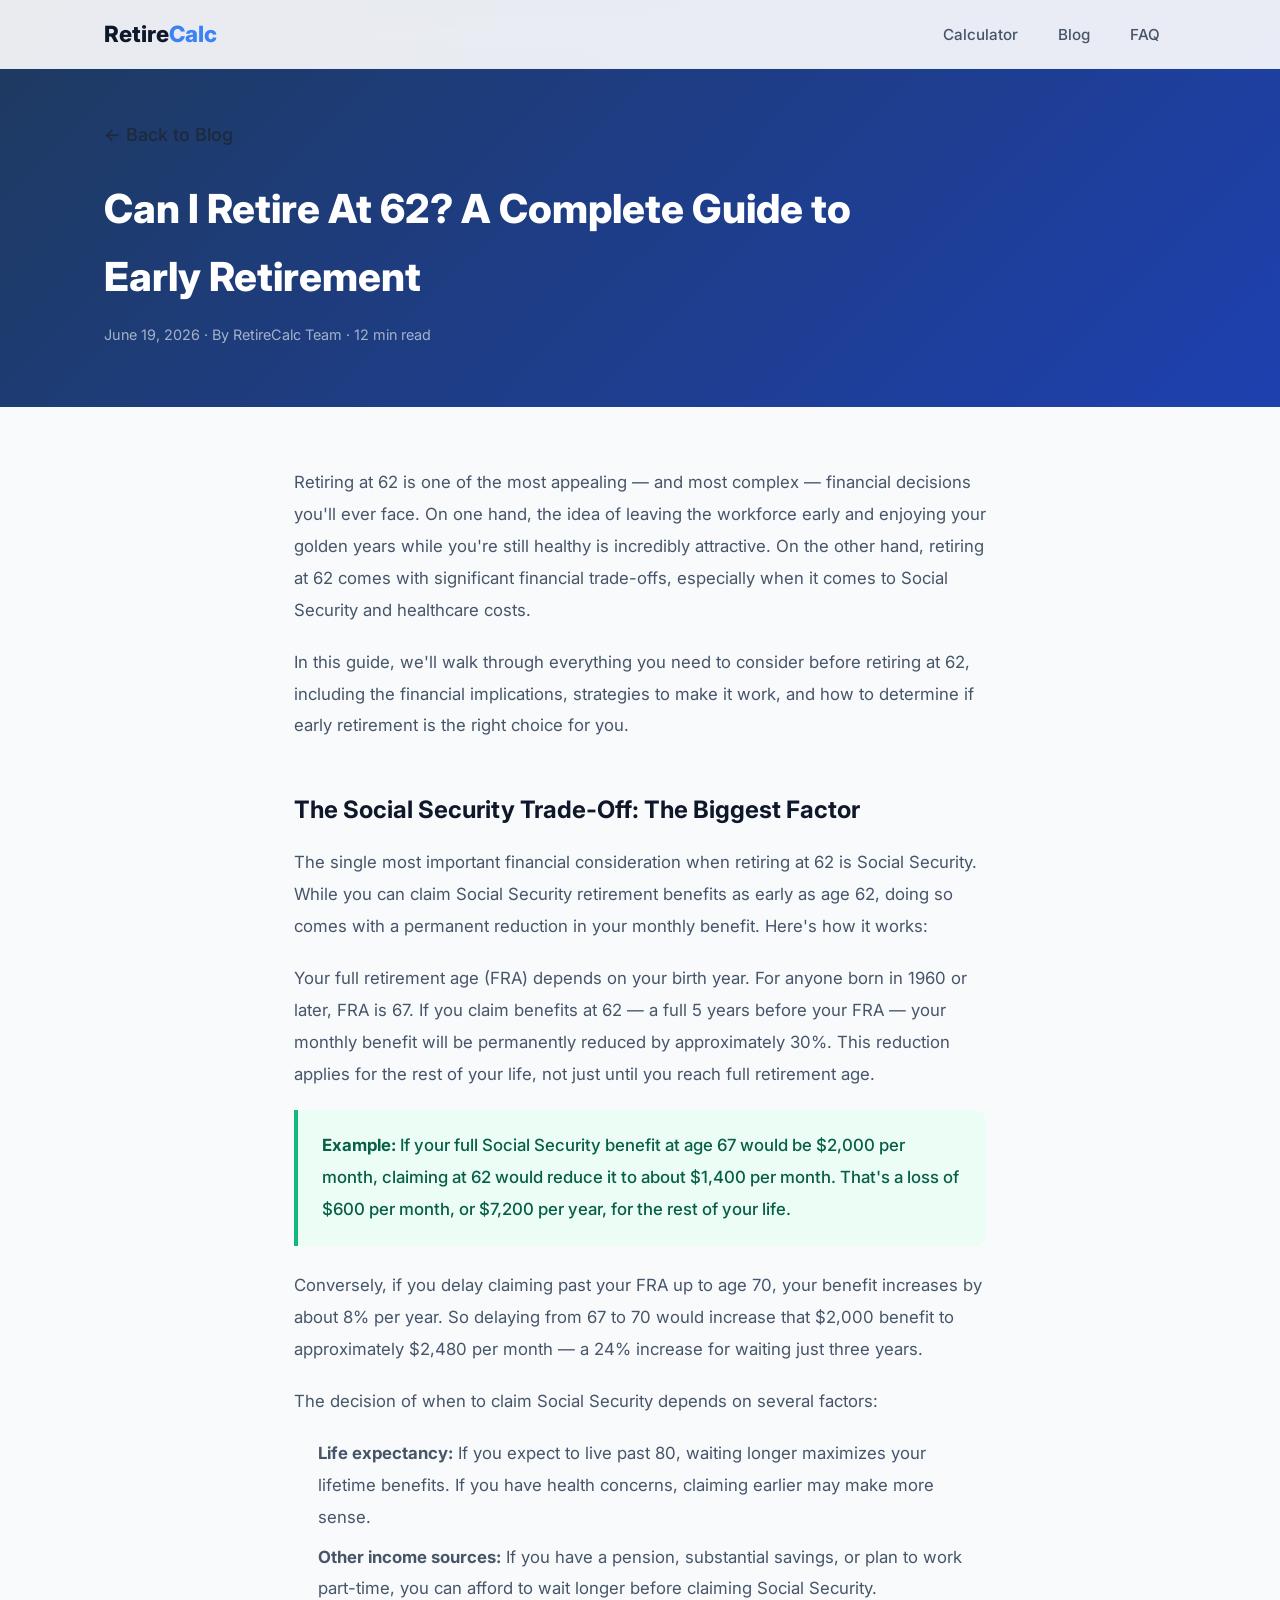
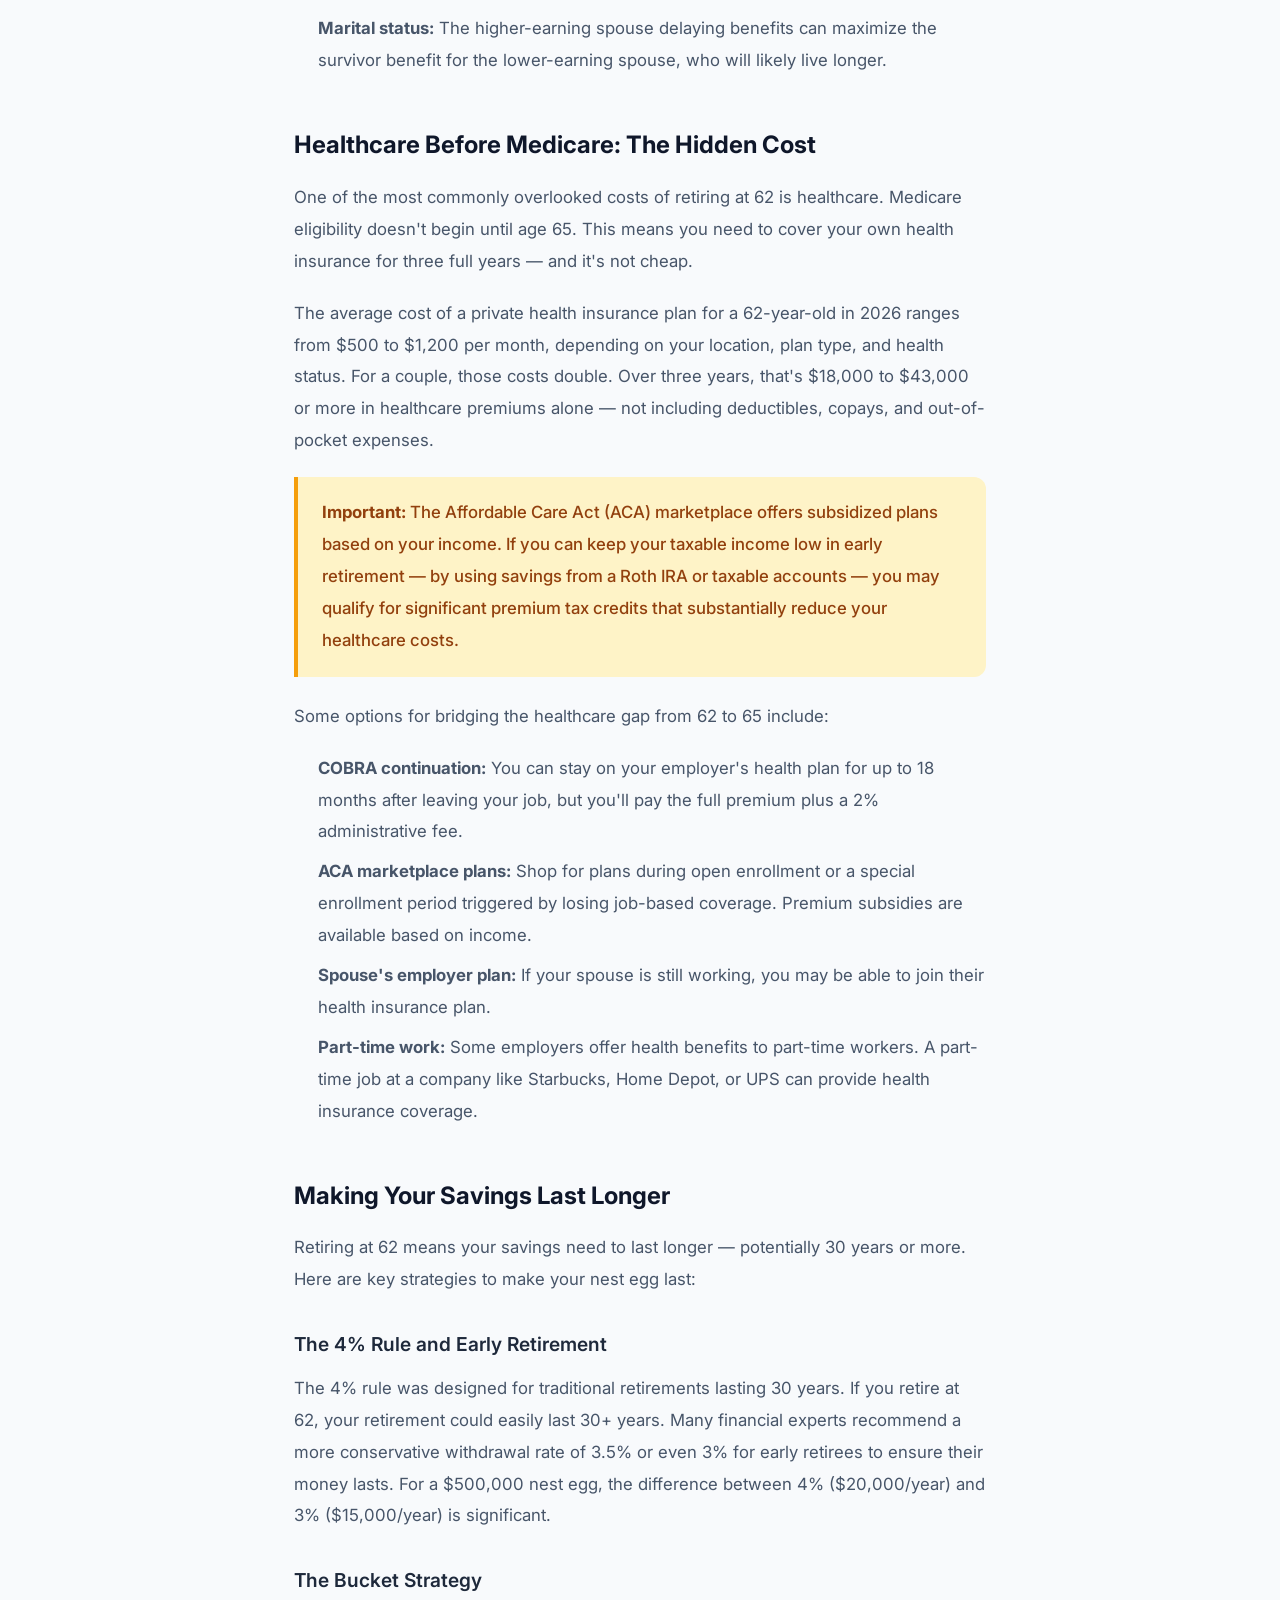
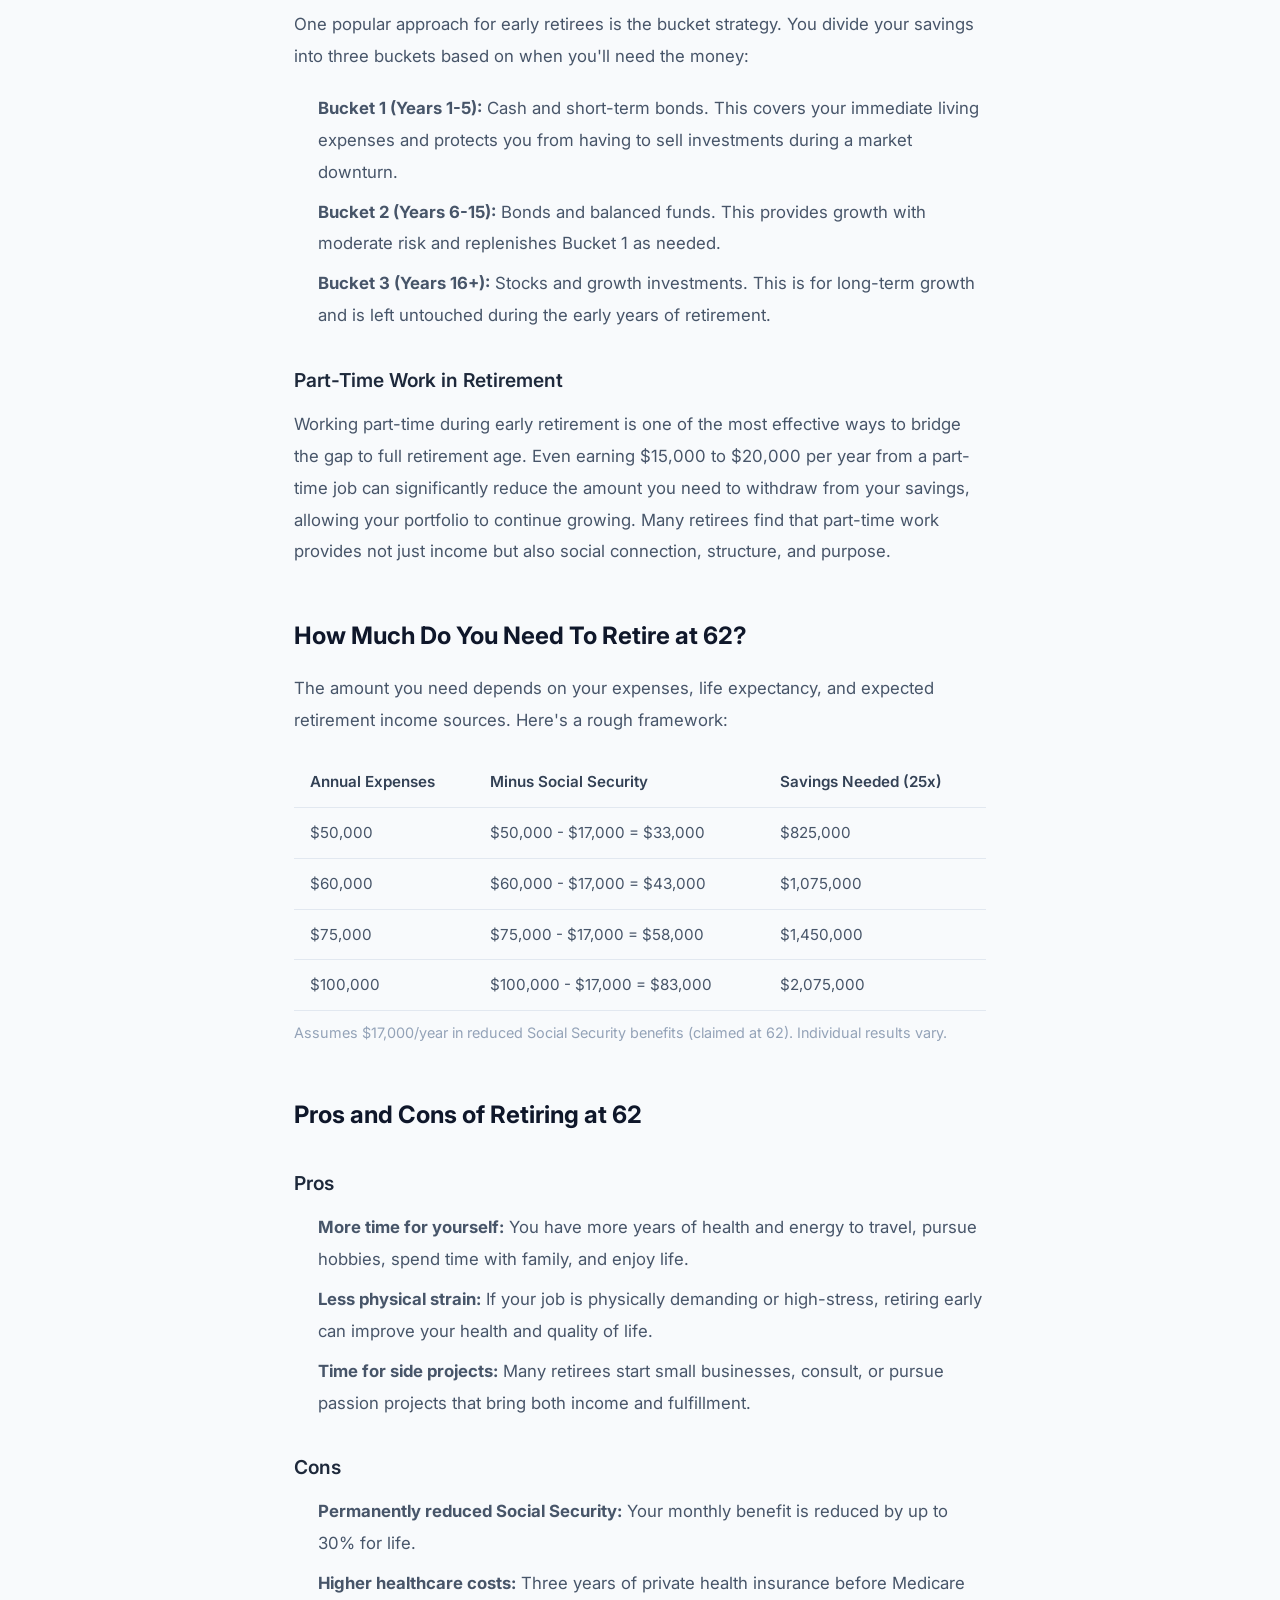
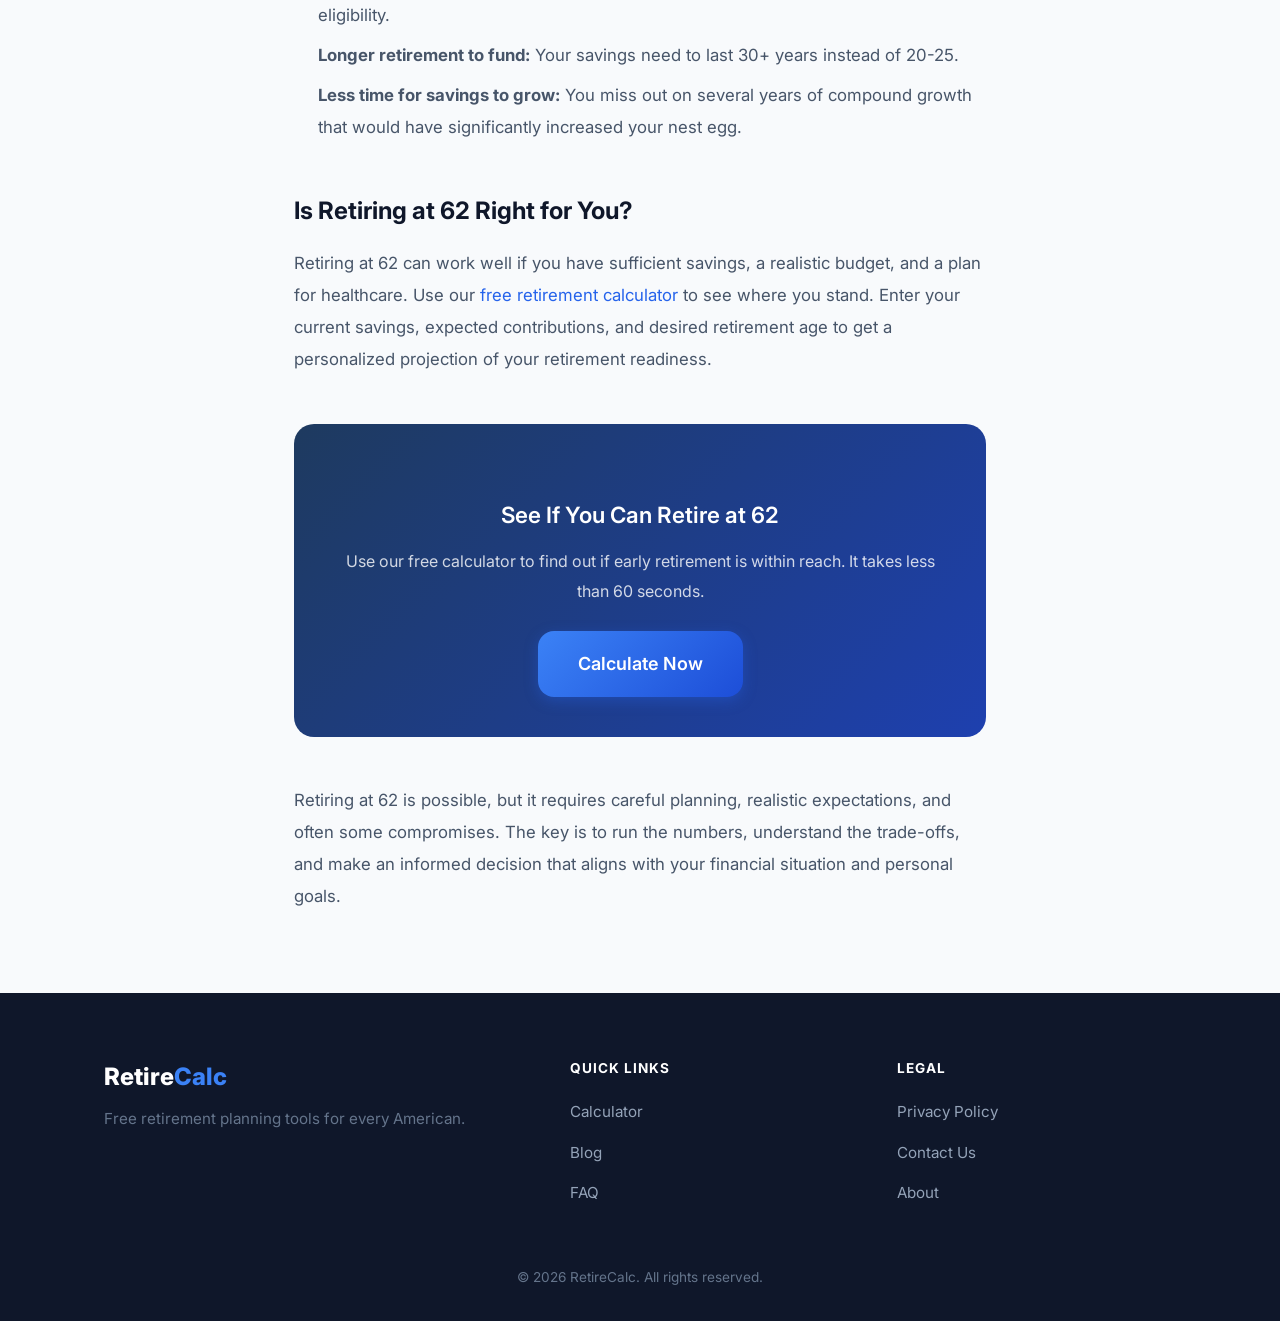
<file: blog/can-i-retire-at-62.html>
<!DOCTYPE html>
<html lang="en">
<head>
  <meta charset="UTF-8">
  <meta name="viewport" content="width=device-width, initial-scale=1.0">
  <title>Can I Retire At 62? What You Need To Know (2026 Guide) - RetireCalc</title>
  <meta name="description" content="Thinking about retiring at 62? Learn about Social Security implications, healthcare costs before Medicare, withdrawal strategies, and whether early retirement is right for you." />
  <meta name="robots" content="index, follow">
  <link rel="canonical" href="https://retirecalc-3zu.pages.dev/blog/can-i-retire-at-62">
  <meta property="og:title" content="Can I Retire At 62? What You Need To Know">
  <meta property="og:description" content="Considering early retirement at 62? We break down the pros, cons, costs, and strategies you need to know before making the leap.">
  <meta property="og:type" content="article">
  <link rel="preconnect" href="https://fonts.googleapis.com">
  <link rel="preconnect" href="https://fonts.gstatic.com" crossorigin>
  <link href="https://fonts.googleapis.com/css2?family=Inter:wght@300;400;500;600;700;800&display=swap" rel="stylesheet">
  <link rel="stylesheet" href="../style.css">
  <style>
    .post-header {
      background: linear-gradient(135deg, var(--blue-900) 0%, var(--blue-800) 100%);
      padding: 120px 0 60px;
    }
    .post-header h1 {
      color: var(--white);
      font-size: clamp(1.8rem, 4vw, 2.5rem);
      font-weight: 800;
      max-width: 800px;
    }
    .post-meta {
      color: rgba(255,255,255,0.6);
      font-size: 0.9rem;
      margin-top: 12px;
    }
    .post-content {
      max-width: 740px;
      margin: 0 auto;
      padding: 60px 24px;
    }
    .post-content h2 {
      font-size: 1.5rem;
      font-weight: 700;
      color: var(--gray-900);
      margin: 48px 0 16px;
    }
    .post-content h3 {
      font-size: 1.2rem;
      font-weight: 600;
      color: var(--gray-800);
      margin: 32px 0 12px;
    }
    .post-content p {
      font-size: 1.05rem;
      color: var(--gray-600);
      line-height: 1.9;
      margin-bottom: 20px;
    }
    .post-content ul, .post-content ol {
      margin-bottom: 20px;
      padding-left: 24px;
    }
    .post-content li {
      font-size: 1.05rem;
      color: var(--gray-600);
      line-height: 1.9;
      margin-bottom: 8px;
    }
    .post-content .highlight {
      background: var(--green-50);
      border-left: 4px solid var(--green-500);
      padding: 20px 24px;
      border-radius: 0 var(--radius) var(--radius) 0;
      margin-bottom: 24px;
    }
    .post-content .highlight p {
      margin-bottom: 0;
      font-weight: 500;
      color: var(--green-800);
    }
    .post-content .warning {
      background: #fef3c7;
      border-left: 4px solid #f59e0b;
      padding: 20px 24px;
      border-radius: 0 var(--radius) var(--radius) 0;
      margin-bottom: 24px;
    }
    .post-content .warning p {
      margin-bottom: 0;
      font-weight: 500;
      color: #92400e;
    }
    .cta-box {
      background: linear-gradient(135deg, var(--blue-900) 0%, var(--blue-800) 100%);
      border-radius: var(--radius-xl);
      padding: 40px;
      text-align: center;
      margin: 48px 0;
    }
    .cta-box h3 {
      color: var(--white);
      font-size: 1.4rem;
      margin-bottom: 12px;
    }
    .cta-box p {
      color: rgba(255,255,255,0.8);
      margin-bottom: 24px;
      font-size: 1rem;
    }
    .back-link {
      display: inline-flex;
      align-items: center;
      gap: 6px;
      color: var(--blue-300);
      font-weight: 500;
      margin-bottom: 24px;
    }
    .back-link:hover {
      color: var(--blue-200);
    }
    @media (max-width: 640px) {
      .post-header { padding: 100px 0 40px; }
      .post-content { padding: 40px 16px; }
      .cta-box { padding: 24px; }
    }
  </style>
</head>
<body>
  <nav class="nav" id="nav" role="navigation" aria-label="Main navigation">
    <div class="container nav__inner">
      <a href="../index.html" class="nav__logo">Retire<span class="nav__logo-accent">Calc</span></a>
      <ul class="nav__links">
        <li><a href="../index.html#calculator">Calculator</a></li>
        <li><a href="../blog.html">Blog</a></li>
        <li><a href="../index.html#faq">FAQ</a></li>
      </ul>
    </div>
  </nav>

  <section class="post-header">
    <div class="container">
      <a href="../blog.html" class="back-link">&larr; Back to Blog</a>
      <h1>Can I Retire At 62? A Complete Guide to Early Retirement</h1>
      <p class="post-meta">June 19, 2026 &middot; By RetireCalc Team &middot; 12 min read</p>
    </div>
  </section>

  <article class="post-content">
    <p>Retiring at 62 is one of the most appealing — and most complex — financial decisions you'll ever face. On one hand, the idea of leaving the workforce early and enjoying your golden years while you're still healthy is incredibly attractive. On the other hand, retiring at 62 comes with significant financial trade-offs, especially when it comes to Social Security and healthcare costs.</p>

    <p>In this guide, we'll walk through everything you need to consider before retiring at 62, including the financial implications, strategies to make it work, and how to determine if early retirement is the right choice for you.</p>

    <h2>The Social Security Trade-Off: The Biggest Factor</h2>
    <p>The single most important financial consideration when retiring at 62 is Social Security. While you can claim Social Security retirement benefits as early as age 62, doing so comes with a permanent reduction in your monthly benefit. Here's how it works:</p>

    <p>Your full retirement age (FRA) depends on your birth year. For anyone born in 1960 or later, FRA is 67. If you claim benefits at 62 — a full 5 years before your FRA — your monthly benefit will be permanently reduced by approximately 30%. This reduction applies for the rest of your life, not just until you reach full retirement age.</p>

    <div class="highlight">
      <p><strong>Example:</strong> If your full Social Security benefit at age 67 would be $2,000 per month, claiming at 62 would reduce it to about $1,400 per month. That's a loss of $600 per month, or $7,200 per year, for the rest of your life.</p>
    </div>

    <p>Conversely, if you delay claiming past your FRA up to age 70, your benefit increases by about 8% per year. So delaying from 67 to 70 would increase that $2,000 benefit to approximately $2,480 per month — a 24% increase for waiting just three years.</p>

    <p>The decision of when to claim Social Security depends on several factors:</p>
    <ul>
      <li><strong>Life expectancy:</strong> If you expect to live past 80, waiting longer maximizes your lifetime benefits. If you have health concerns, claiming earlier may make more sense.</li>
      <li><strong>Other income sources:</strong> If you have a pension, substantial savings, or plan to work part-time, you can afford to wait longer before claiming Social Security.</li>
      <li><strong>Marital status:</strong> The higher-earning spouse delaying benefits can maximize the survivor benefit for the lower-earning spouse, who will likely live longer.</li>
    </ul>

    <h2>Healthcare Before Medicare: The Hidden Cost</h2>
    <p>One of the most commonly overlooked costs of retiring at 62 is healthcare. Medicare eligibility doesn't begin until age 65. This means you need to cover your own health insurance for three full years — and it's not cheap.</p>

    <p>The average cost of a private health insurance plan for a 62-year-old in 2026 ranges from $500 to $1,200 per month, depending on your location, plan type, and health status. For a couple, those costs double. Over three years, that's $18,000 to $43,000 or more in healthcare premiums alone — not including deductibles, copays, and out-of-pocket expenses.</p>

    <div class="warning">
      <p><strong>Important:</strong> The Affordable Care Act (ACA) marketplace offers subsidized plans based on your income. If you can keep your taxable income low in early retirement — by using savings from a Roth IRA or taxable accounts — you may qualify for significant premium tax credits that substantially reduce your healthcare costs.</p>
    </div>

    <p>Some options for bridging the healthcare gap from 62 to 65 include:</p>
    <ul>
      <li><strong>COBRA continuation:</strong> You can stay on your employer's health plan for up to 18 months after leaving your job, but you'll pay the full premium plus a 2% administrative fee.</li>
      <li><strong>ACA marketplace plans:</strong> Shop for plans during open enrollment or a special enrollment period triggered by losing job-based coverage. Premium subsidies are available based on income.</li>
      <li><strong>Spouse's employer plan:</strong> If your spouse is still working, you may be able to join their health insurance plan.</li>
      <li><strong>Part-time work:</strong> Some employers offer health benefits to part-time workers. A part-time job at a company like Starbucks, Home Depot, or UPS can provide health insurance coverage.</li>
    </ul>

    <h2>Making Your Savings Last Longer</h2>
    <p>Retiring at 62 means your savings need to last longer — potentially 30 years or more. Here are key strategies to make your nest egg last:</p>

    <h3>The 4% Rule and Early Retirement</h3>
    <p>The 4% rule was designed for traditional retirements lasting 30 years. If you retire at 62, your retirement could easily last 30+ years. Many financial experts recommend a more conservative withdrawal rate of 3.5% or even 3% for early retirees to ensure their money lasts. For a $500,000 nest egg, the difference between 4% ($20,000/year) and 3% ($15,000/year) is significant.</p>

    <h3>The Bucket Strategy</h3>
    <p>One popular approach for early retirees is the bucket strategy. You divide your savings into three buckets based on when you'll need the money:</p>
    <ul>
      <li><strong>Bucket 1 (Years 1-5):</strong> Cash and short-term bonds. This covers your immediate living expenses and protects you from having to sell investments during a market downturn.</li>
      <li><strong>Bucket 2 (Years 6-15):</strong> Bonds and balanced funds. This provides growth with moderate risk and replenishes Bucket 1 as needed.</li>
      <li><strong>Bucket 3 (Years 16+):</strong> Stocks and growth investments. This is for long-term growth and is left untouched during the early years of retirement.</li>
    </ul>

    <h3>Part-Time Work in Retirement</h3>
    <p>Working part-time during early retirement is one of the most effective ways to bridge the gap to full retirement age. Even earning $15,000 to $20,000 per year from a part-time job can significantly reduce the amount you need to withdraw from your savings, allowing your portfolio to continue growing. Many retirees find that part-time work provides not just income but also social connection, structure, and purpose.</p>

    <h2>How Much Do You Need To Retire at 62?</h2>
    <p>The amount you need depends on your expenses, life expectancy, and expected retirement income sources. Here's a rough framework:</p>

    <table style="width:100%;border-collapse:collapse;margin-bottom:24px;font-size:0.95rem;">
      <thead>
        <tr>
          <th style="padding:12px 16px;text-align:left;border-bottom:1px solid var(--gray-200);background:var(--gray-50);font-weight:600;color:var(--gray-700);">Annual Expenses</th>
          <th style="padding:12px 16px;text-align:left;border-bottom:1px solid var(--gray-200);background:var(--gray-50);font-weight:600;color:var(--gray-700);">Minus Social Security</th>
          <th style="padding:12px 16px;text-align:left;border-bottom:1px solid var(--gray-200);background:var(--gray-50);font-weight:600;color:var(--gray-700);">Savings Needed (25x)</th>
        </tr>
      </thead>
      <tbody>
        <tr>
          <td style="padding:12px 16px;text-align:left;border-bottom:1px solid var(--gray-200);color:var(--gray-600);">$50,000</td>
          <td style="padding:12px 16px;text-align:left;border-bottom:1px solid var(--gray-200);color:var(--gray-600);">$50,000 - $17,000 = $33,000</td>
          <td style="padding:12px 16px;text-align:left;border-bottom:1px solid var(--gray-200);color:var(--gray-600);">$825,000</td>
        </tr>
        <tr>
          <td style="padding:12px 16px;text-align:left;border-bottom:1px solid var(--gray-200);color:var(--gray-600);">$60,000</td>
          <td style="padding:12px 16px;text-align:left;border-bottom:1px solid var(--gray-200);color:var(--gray-600);">$60,000 - $17,000 = $43,000</td>
          <td style="padding:12px 16px;text-align:left;border-bottom:1px solid var(--gray-200);color:var(--gray-600);">$1,075,000</td>
        </tr>
        <tr>
          <td style="padding:12px 16px;text-align:left;border-bottom:1px solid var(--gray-200);color:var(--gray-600);">$75,000</td>
          <td style="padding:12px 16px;text-align:left;border-bottom:1px solid var(--gray-200);color:var(--gray-600);">$75,000 - $17,000 = $58,000</td>
          <td style="padding:12px 16px;text-align:left;border-bottom:1px solid var(--gray-200);color:var(--gray-600);">$1,450,000</td>
        </tr>
        <tr>
          <td style="padding:12px 16px;text-align:left;border-bottom:1px solid var(--gray-200);color:var(--gray-600);">$100,000</td>
          <td style="padding:12px 16px;text-align:left;border-bottom:1px solid var(--gray-200);color:var(--gray-600);">$100,000 - $17,000 = $83,000</td>
          <td style="padding:12px 16px;text-align:left;border-bottom:1px solid var(--gray-200);color:var(--gray-600);">$2,075,000</td>
        </tr>
      </tbody>
    </table>
    <p style="font-size:0.9rem;color:var(--gray-400);margin-top:-16px;">Assumes $17,000/year in reduced Social Security benefits (claimed at 62). Individual results vary.</p>

    <h2>Pros and Cons of Retiring at 62</h2>

    <h3>Pros</h3>
    <ul>
      <li><strong>More time for yourself:</strong> You have more years of health and energy to travel, pursue hobbies, spend time with family, and enjoy life.</li>
      <li><strong>Less physical strain:</strong> If your job is physically demanding or high-stress, retiring early can improve your health and quality of life.</li>
      <li><strong>Time for side projects:</strong> Many retirees start small businesses, consult, or pursue passion projects that bring both income and fulfillment.</li>
    </ul>

    <h3>Cons</h3>
    <ul>
      <li><strong>Permanently reduced Social Security:</strong> Your monthly benefit is reduced by up to 30% for life.</li>
      <li><strong>Higher healthcare costs:</strong> Three years of private health insurance before Medicare eligibility.</li>
      <li><strong>Longer retirement to fund:</strong> Your savings need to last 30+ years instead of 20-25.</li>
      <li><strong>Less time for savings to grow:</strong> You miss out on several years of compound growth that would have significantly increased your nest egg.</li>
    </ul>

    <h2>Is Retiring at 62 Right for You?</h2>
    <p>Retiring at 62 can work well if you have sufficient savings, a realistic budget, and a plan for healthcare. Use our <a href="../index.html#calculator">free retirement calculator</a> to see where you stand. Enter your current savings, expected contributions, and desired retirement age to get a personalized projection of your retirement readiness.</p>

    <div class="cta-box">
      <h3>See If You Can Retire at 62</h3>
      <p>Use our free calculator to find out if early retirement is within reach. It takes less than 60 seconds.</p>
      <a href="../index.html#calculator" class="btn btn--primary btn--large">Calculate Now</a>
    </div>

    <p>Retiring at 62 is possible, but it requires careful planning, realistic expectations, and often some compromises. The key is to run the numbers, understand the trade-offs, and make an informed decision that aligns with your financial situation and personal goals.</p>

  </article>

  <footer class="footer">
    <div class="container">
      <div class="footer__inner">
        <div class="footer__brand">
          <a href="../index.html" class="nav__logo">Retire<span class="nav__logo-accent">Calc</span></a>
          <p class="footer__tagline">Free retirement planning tools for every American.</p>
        </div>
        <div class="footer__links">
          <h4 class="footer__heading">Quick Links</h4>
          <ul>
            <li><a href="../index.html#calculator">Calculator</a></li>
            <li><a href="../blog.html">Blog</a></li>
            <li><a href="../index.html#faq">FAQ</a></li>
          </ul>
        </div>
        <div class="footer__links">
          <h4 class="footer__heading">Legal</h4>
          <ul>
            <li><a href="../privacy-policy.html">Privacy Policy</a></li>
            <li><a href="../contact.html">Contact Us</a></li>
            <li><a href="../about.html">About</a></li>
          </ul>
        </div>
      </div>
      <div class="footer__bottom">
        <p>&copy; 2026 RetireCalc. All rights reserved.</p>
      </div>
    </div>
  </footer>
</body>
</html>
</file>
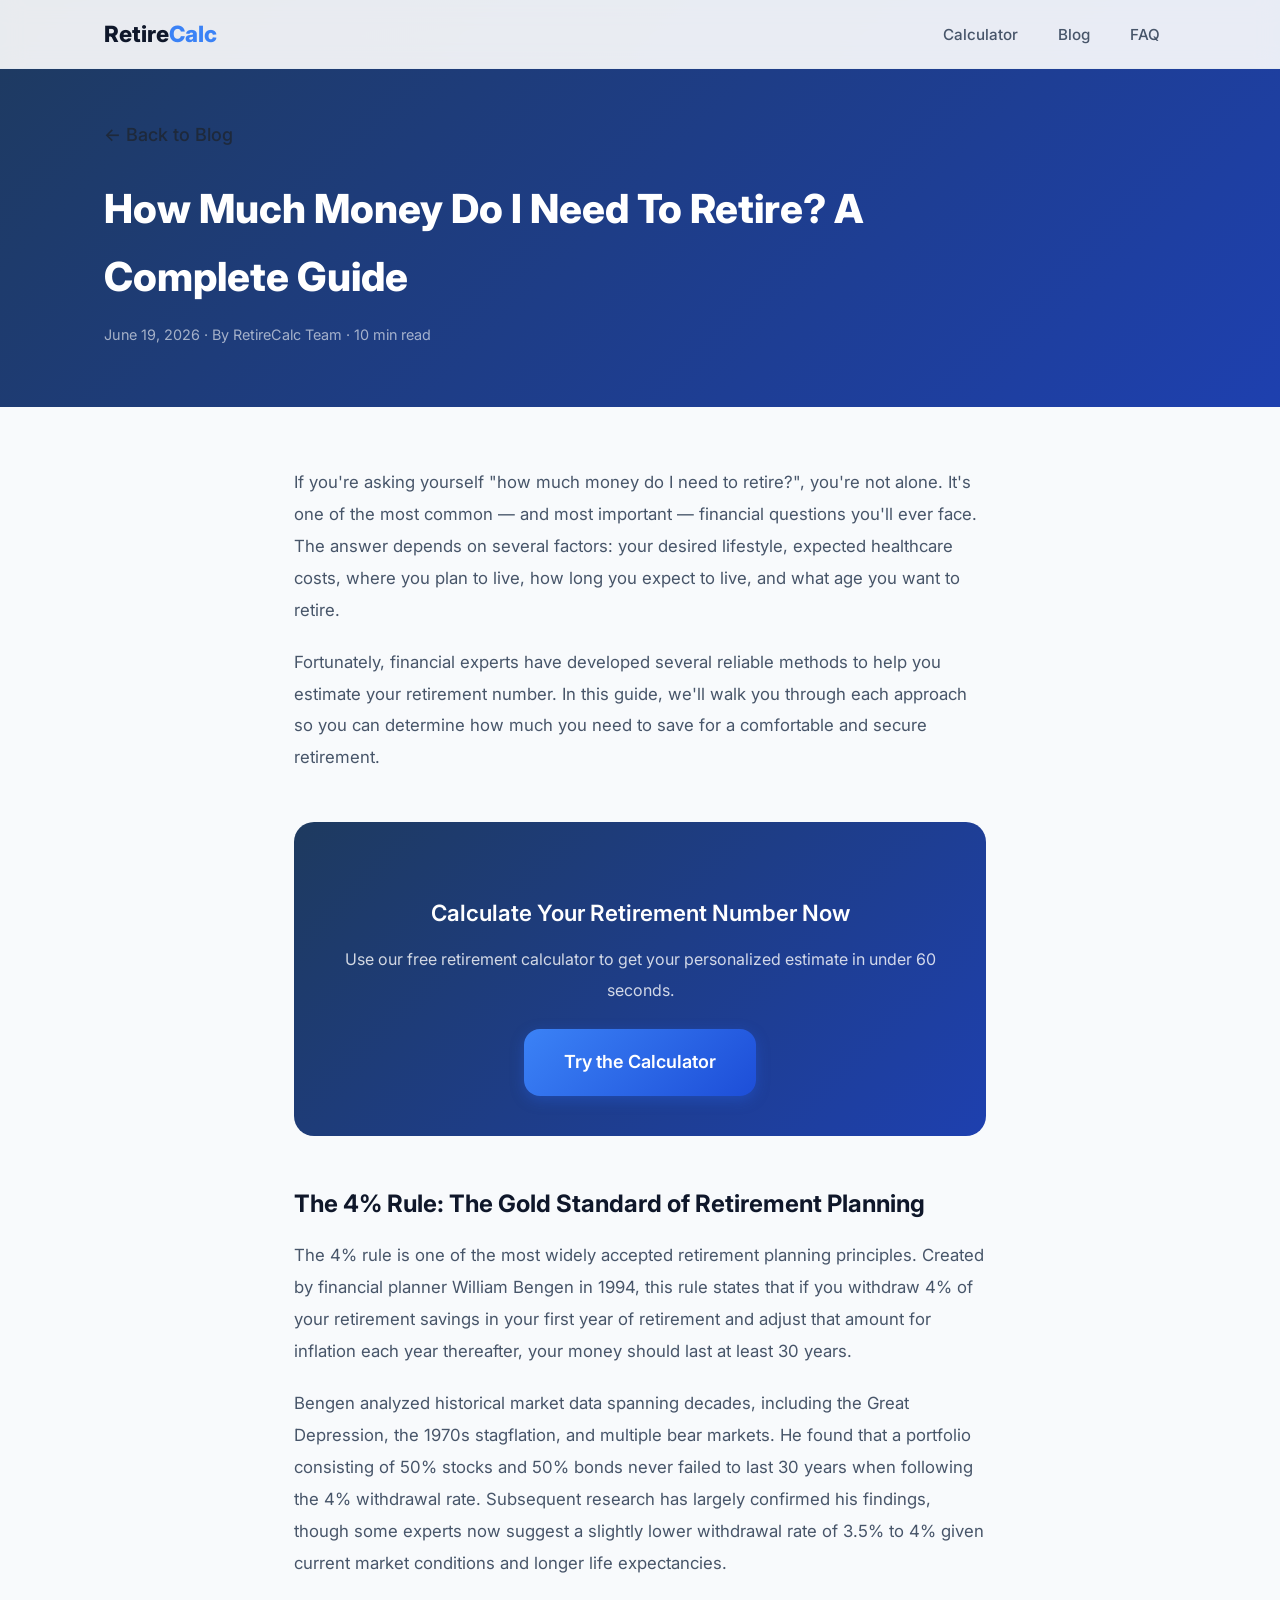
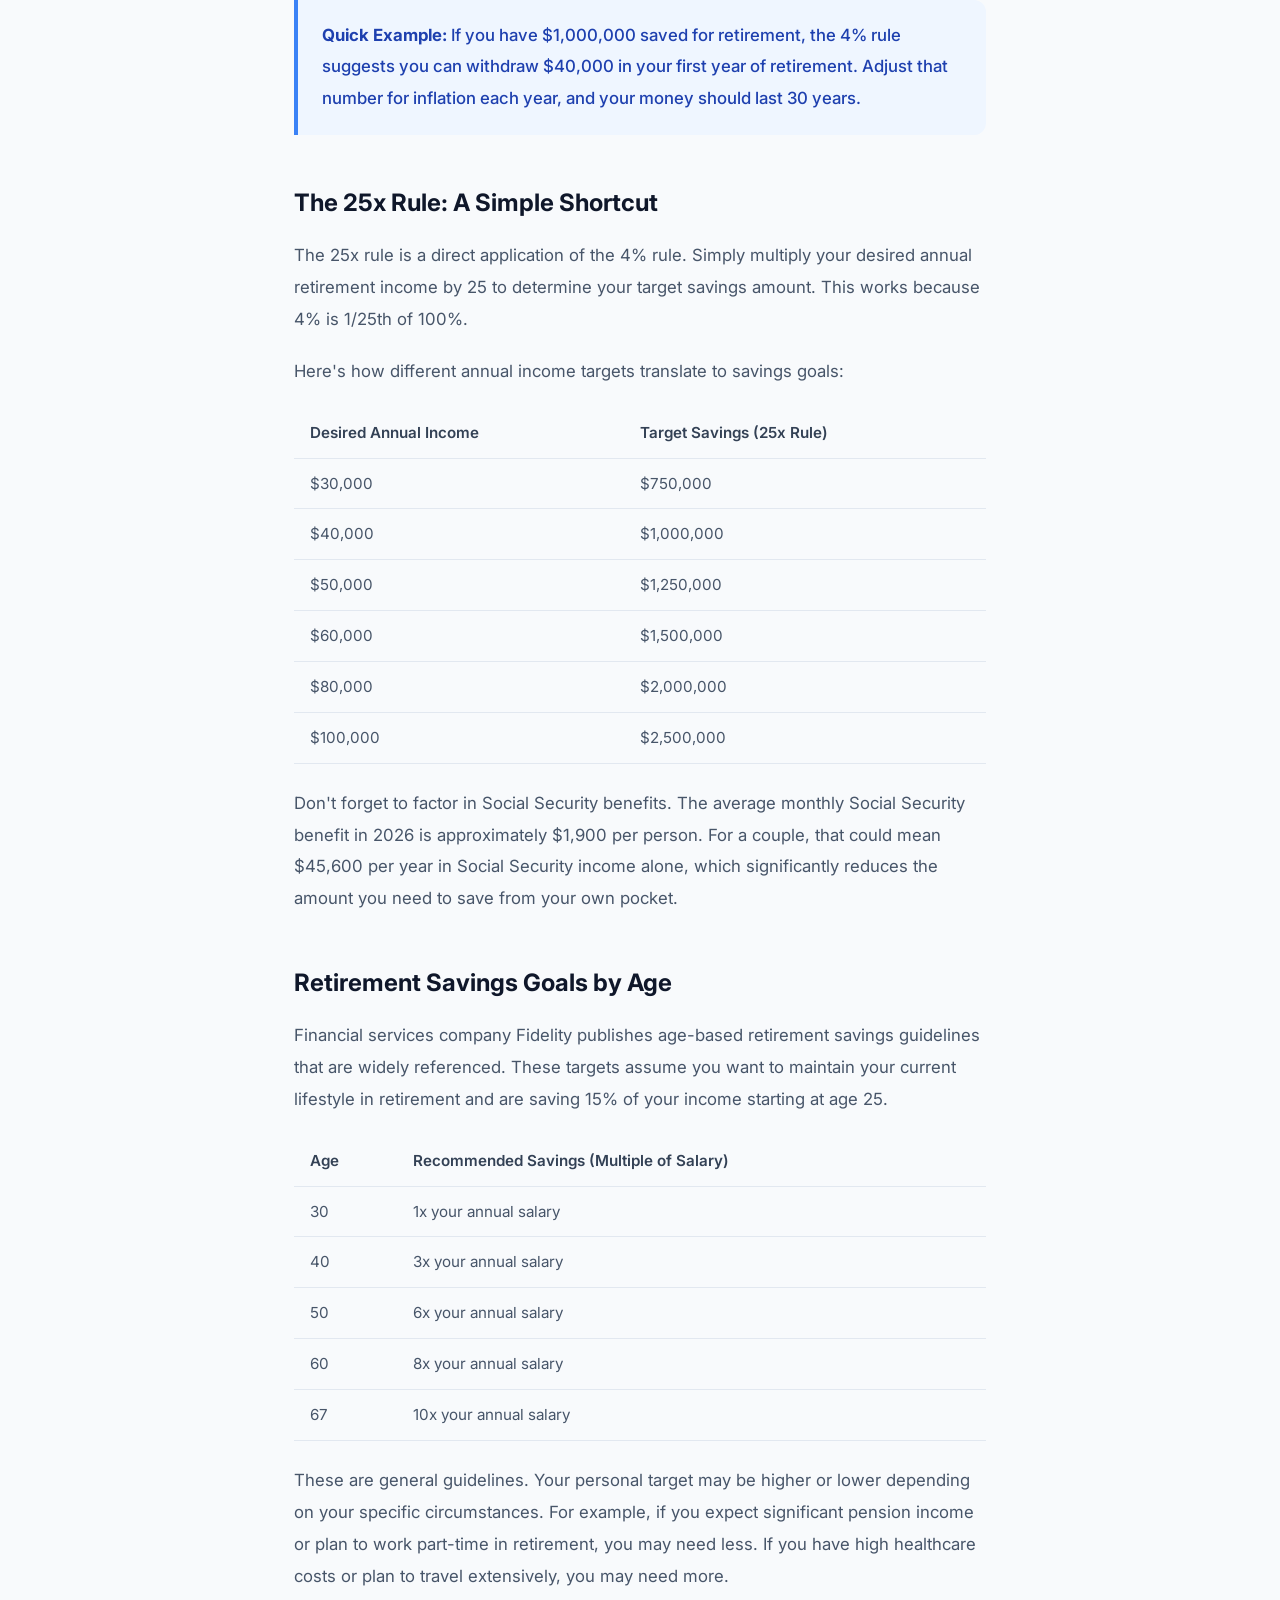
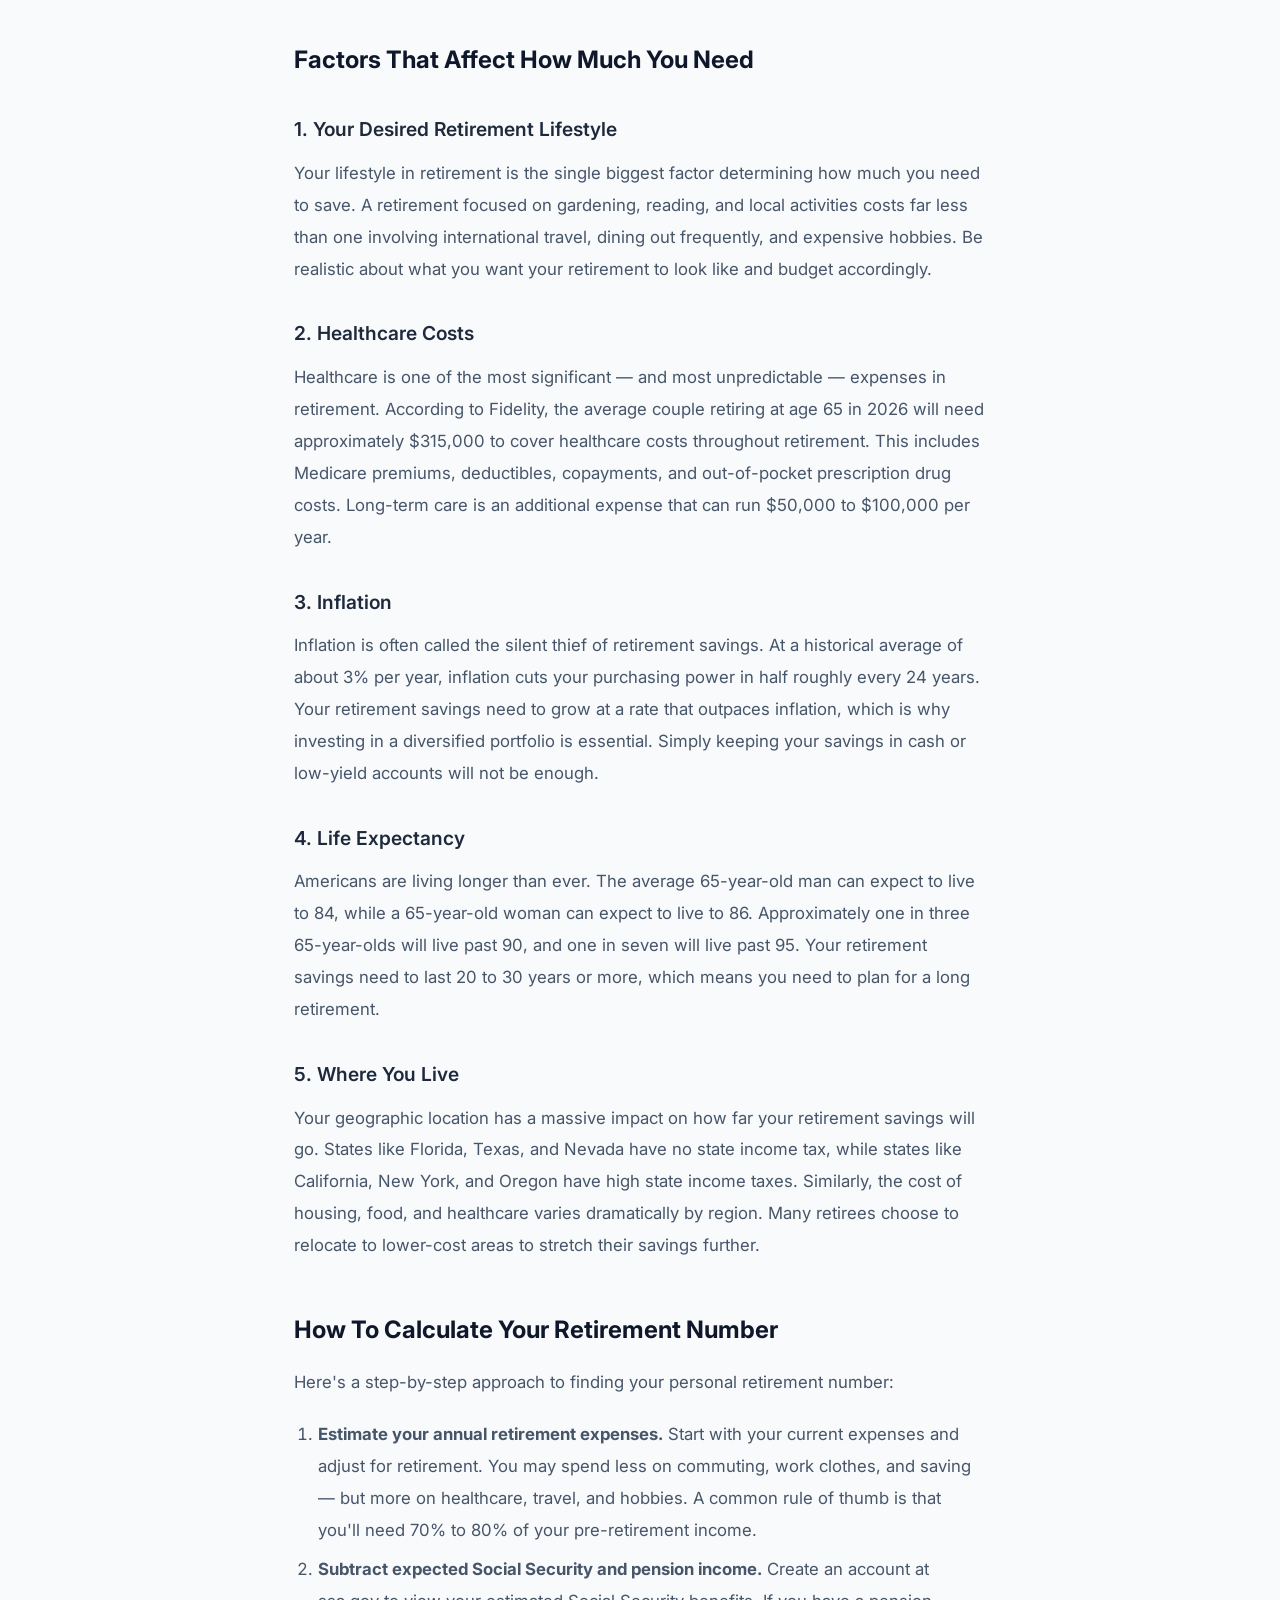
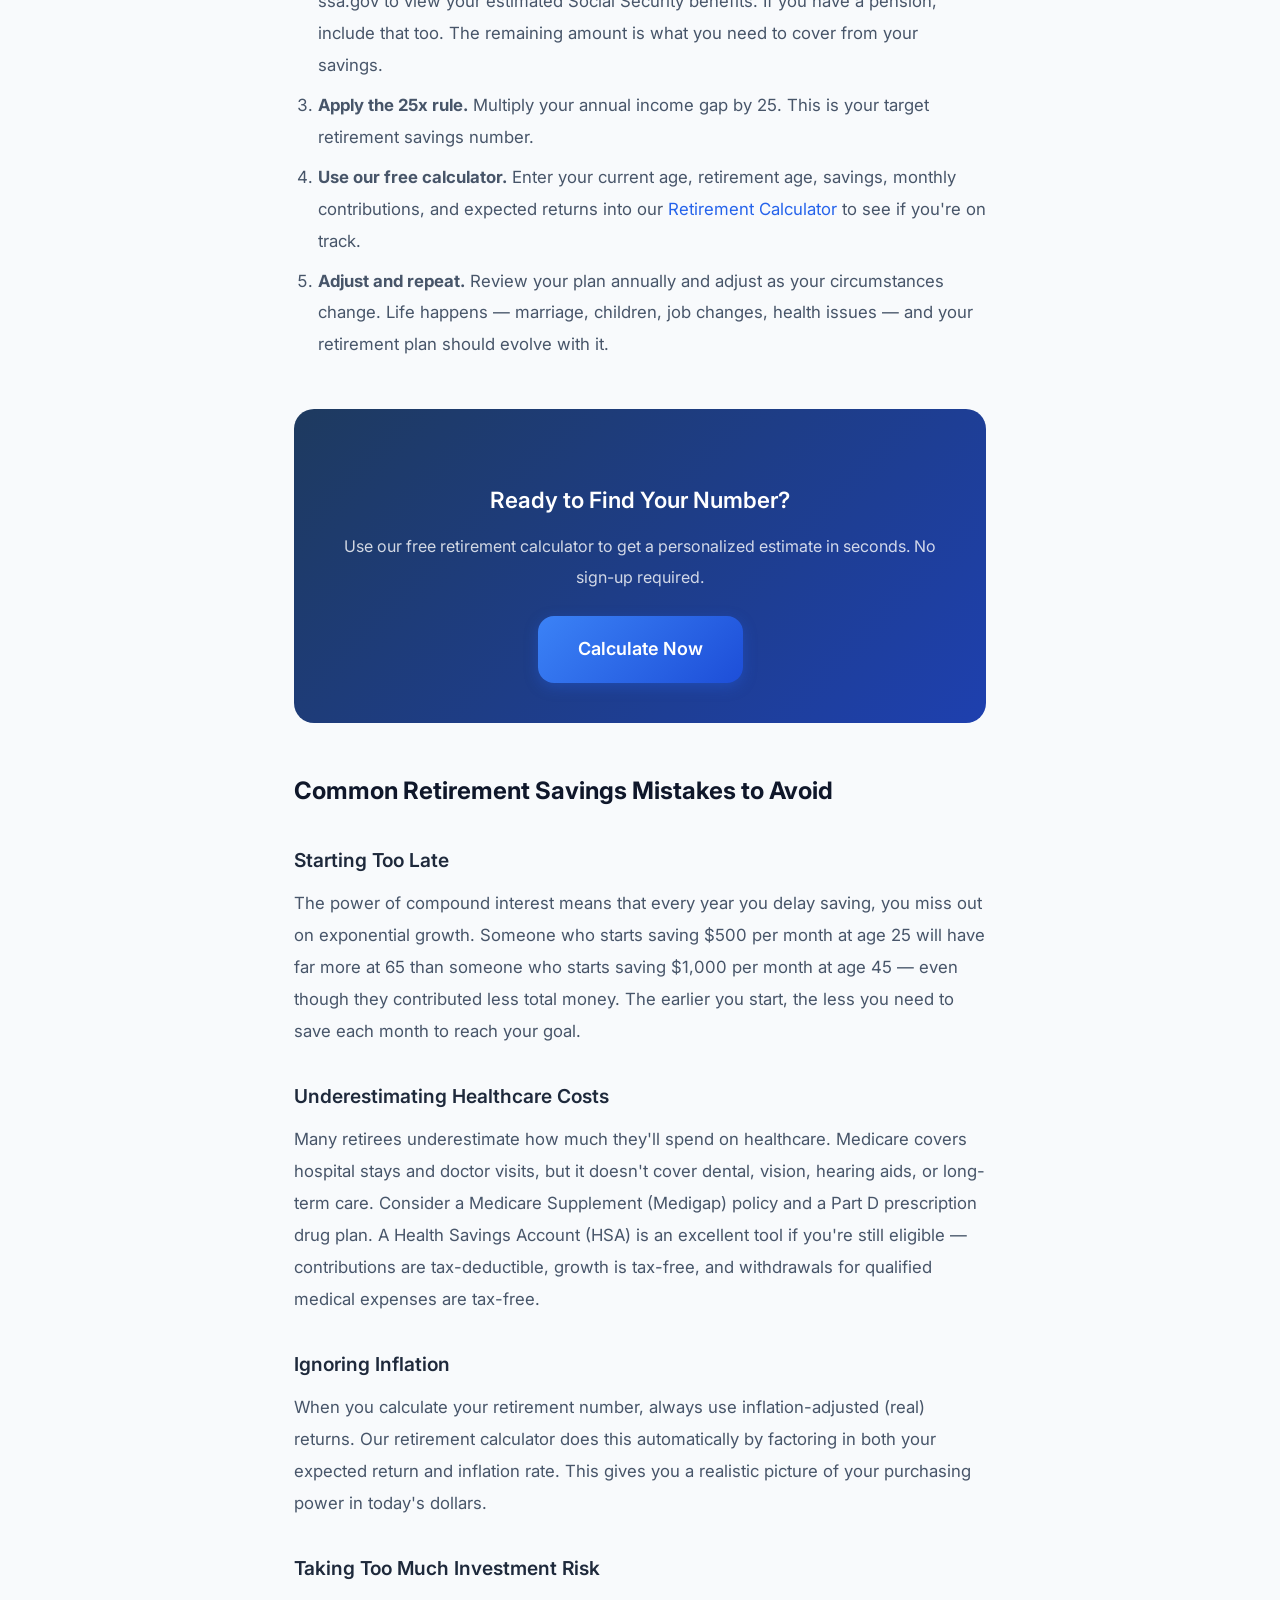
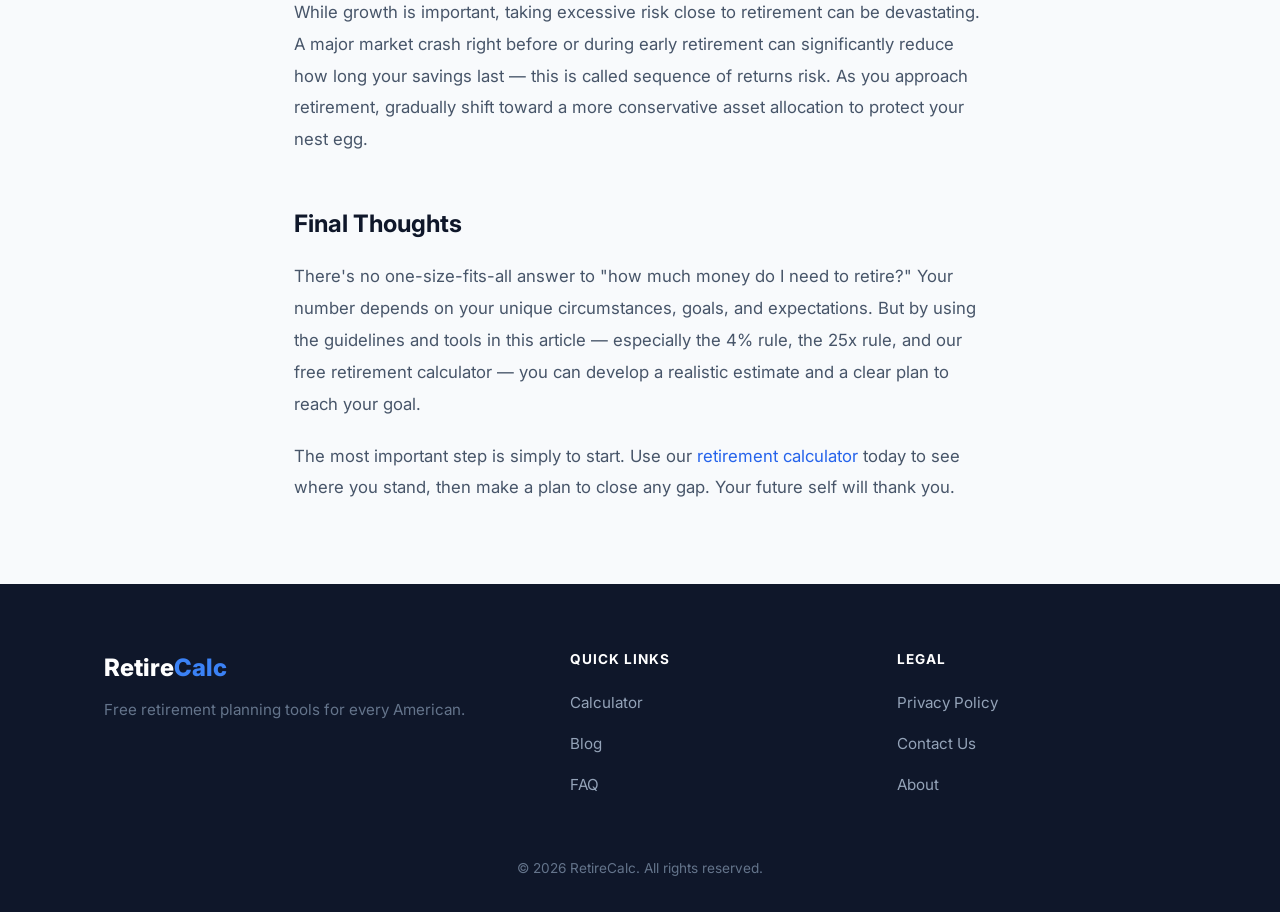
<file: blog/how-much-money-do-i-need-to-retire.html>
<!DOCTYPE html>
<html lang="en">
<head>
  <meta charset="UTF-8">
  <meta name="viewport" content="width=device-width, initial-scale=1.0">
  <title>How Much Money Do I Need To Retire? A Complete Guide (2026) - RetireCalc</title>
  <meta name="description" content="Wondering how much money you need to retire? Use our complete guide covering the 4% rule, 25x rule, retirement savings by age, and a free retirement calculator." />
  <meta name="robots" content="index, follow">
  <link rel="canonical" href="https://retirecalc-3zu.pages.dev/blog/how-much-money-do-i-need-to-retire">
  <meta property="og:title" content="How Much Money Do I Need To Retire? A Complete Guide">
  <meta property="og:description" content="Learn how to calculate your retirement number using proven methods like the 4% rule and 25x rule. Free retirement calculator included.">
  <meta property="og:type" content="article">
  <link rel="preconnect" href="https://fonts.googleapis.com">
  <link rel="preconnect" href="https://fonts.gstatic.com" crossorigin>
  <link href="https://fonts.googleapis.com/css2?family=Inter:wght@300;400;500;600;700;800&display=swap" rel="stylesheet">
  <link rel="stylesheet" href="../style.css">
  <style>
    .post-header {
      background: linear-gradient(135deg, var(--blue-900) 0%, var(--blue-800) 100%);
      padding: 120px 0 60px;
    }
    .post-header h1 {
      color: var(--white);
      font-size: clamp(1.8rem, 4vw, 2.5rem);
      font-weight: 800;
      max-width: 800px;
    }
    .post-meta {
      color: rgba(255,255,255,0.6);
      font-size: 0.9rem;
      margin-top: 12px;
    }
    .post-content {
      max-width: 740px;
      margin: 0 auto;
      padding: 60px 24px;
    }
    .post-content h2 {
      font-size: 1.5rem;
      font-weight: 700;
      color: var(--gray-900);
      margin: 48px 0 16px;
    }
    .post-content h3 {
      font-size: 1.2rem;
      font-weight: 600;
      color: var(--gray-800);
      margin: 32px 0 12px;
    }
    .post-content p {
      font-size: 1.05rem;
      color: var(--gray-600);
      line-height: 1.9;
      margin-bottom: 20px;
    }
    .post-content ul, .post-content ol {
      margin-bottom: 20px;
      padding-left: 24px;
    }
    .post-content li {
      font-size: 1.05rem;
      color: var(--gray-600);
      line-height: 1.9;
      margin-bottom: 8px;
    }
    .post-content .highlight {
      background: var(--blue-50);
      border-left: 4px solid var(--blue-500);
      padding: 20px 24px;
      border-radius: 0 var(--radius) var(--radius) 0;
      margin-bottom: 24px;
    }
    .post-content .highlight p {
      margin-bottom: 0;
      font-weight: 500;
      color: var(--blue-800);
    }
    .post-content table {
      width: 100%;
      border-collapse: collapse;
      margin-bottom: 24px;
      font-size: 0.95rem;
    }
    .post-content th, .post-content td {
      padding: 12px 16px;
      text-align: left;
      border-bottom: 1px solid var(--gray-200);
    }
    .post-content th {
      background: var(--gray-50);
      font-weight: 600;
      color: var(--gray-700);
    }
    .post-content td {
      color: var(--gray-600);
    }
    .cta-box {
      background: linear-gradient(135deg, var(--blue-900) 0%, var(--blue-800) 100%);
      border-radius: var(--radius-xl);
      padding: 40px;
      text-align: center;
      margin: 48px 0;
    }
    .cta-box h3 {
      color: var(--white);
      font-size: 1.4rem;
      margin-bottom: 12px;
    }
    .cta-box p {
      color: rgba(255,255,255,0.8);
      margin-bottom: 24px;
      font-size: 1rem;
    }
    .cta-box .btn {
      display: inline-flex;
    }
    .back-link {
      display: inline-flex;
      align-items: center;
      gap: 6px;
      color: var(--blue-300);
      font-weight: 500;
      margin-bottom: 24px;
    }
    .back-link:hover {
      color: var(--blue-200);
    }
    @media (max-width: 640px) {
      .post-header { padding: 100px 0 40px; }
      .post-content { padding: 40px 16px; }
      .post-content table { font-size: 0.85rem; }
      .post-content th, .post-content td { padding: 8px 10px; }
      .cta-box { padding: 24px; }
    }
  </style>
</head>
<body>
  <nav class="nav" id="nav" role="navigation" aria-label="Main navigation">
    <div class="container nav__inner">
      <a href="../index.html" class="nav__logo">Retire<span class="nav__logo-accent">Calc</span></a>
      <ul class="nav__links">
        <li><a href="../index.html#calculator">Calculator</a></li>
        <li><a href="../blog.html">Blog</a></li>
        <li><a href="../index.html#faq">FAQ</a></li>
      </ul>
    </div>
  </nav>

  <section class="post-header">
    <div class="container">
      <a href="../blog.html" class="back-link">&larr; Back to Blog</a>
      <h1>How Much Money Do I Need To Retire? A Complete Guide</h1>
      <p class="post-meta">June 19, 2026 &middot; By RetireCalc Team &middot; 10 min read</p>
    </div>
  </section>

  <article class="post-content">
    <p>If you're asking yourself "how much money do I need to retire?", you're not alone. It's one of the most common — and most important — financial questions you'll ever face. The answer depends on several factors: your desired lifestyle, expected healthcare costs, where you plan to live, how long you expect to live, and what age you want to retire.</p>

    <p>Fortunately, financial experts have developed several reliable methods to help you estimate your retirement number. In this guide, we'll walk you through each approach so you can determine how much you need to save for a comfortable and secure retirement.</p>

    <div class="cta-box">
      <h3>Calculate Your Retirement Number Now</h3>
      <p>Use our free retirement calculator to get your personalized estimate in under 60 seconds.</p>
      <a href="../index.html#calculator" class="btn btn--primary btn--large">Try the Calculator</a>
    </div>

    <h2>The 4% Rule: The Gold Standard of Retirement Planning</h2>
    <p>The 4% rule is one of the most widely accepted retirement planning principles. Created by financial planner William Bengen in 1994, this rule states that if you withdraw 4% of your retirement savings in your first year of retirement and adjust that amount for inflation each year thereafter, your money should last at least 30 years.</p>

    <p>Bengen analyzed historical market data spanning decades, including the Great Depression, the 1970s stagflation, and multiple bear markets. He found that a portfolio consisting of 50% stocks and 50% bonds never failed to last 30 years when following the 4% withdrawal rate. Subsequent research has largely confirmed his findings, though some experts now suggest a slightly lower withdrawal rate of 3.5% to 4% given current market conditions and longer life expectancies.</p>

    <div class="highlight">
      <p><strong>Quick Example:</strong> If you have $1,000,000 saved for retirement, the 4% rule suggests you can withdraw $40,000 in your first year of retirement. Adjust that number for inflation each year, and your money should last 30 years.</p>
    </div>

    <h2>The 25x Rule: A Simple Shortcut</h2>
    <p>The 25x rule is a direct application of the 4% rule. Simply multiply your desired annual retirement income by 25 to determine your target savings amount. This works because 4% is 1/25th of 100%.</p>

    <p>Here's how different annual income targets translate to savings goals:</p>

    <table>
      <thead>
        <tr>
          <th>Desired Annual Income</th>
          <th>Target Savings (25x Rule)</th>
        </tr>
      </thead>
      <tbody>
        <tr>
          <td>$30,000</td>
          <td>$750,000</td>
        </tr>
        <tr>
          <td>$40,000</td>
          <td>$1,000,000</td>
        </tr>
        <tr>
          <td>$50,000</td>
          <td>$1,250,000</td>
        </tr>
        <tr>
          <td>$60,000</td>
          <td>$1,500,000</td>
        </tr>
        <tr>
          <td>$80,000</td>
          <td>$2,000,000</td>
        </tr>
        <tr>
          <td>$100,000</td>
          <td>$2,500,000</td>
        </tr>
      </tbody>
    </table>

    <p>Don't forget to factor in Social Security benefits. The average monthly Social Security benefit in 2026 is approximately $1,900 per person. For a couple, that could mean $45,600 per year in Social Security income alone, which significantly reduces the amount you need to save from your own pocket.</p>

    <h2>Retirement Savings Goals by Age</h2>
    <p>Financial services company Fidelity publishes age-based retirement savings guidelines that are widely referenced. These targets assume you want to maintain your current lifestyle in retirement and are saving 15% of your income starting at age 25.</p>

    <table>
      <thead>
        <tr>
          <th>Age</th>
          <th>Recommended Savings (Multiple of Salary)</th>
        </tr>
      </thead>
      <tbody>
        <tr>
          <td>30</td>
          <td>1x your annual salary</td>
        </tr>
        <tr>
          <td>40</td>
          <td>3x your annual salary</td>
        </tr>
        <tr>
          <td>50</td>
          <td>6x your annual salary</td>
        </tr>
        <tr>
          <td>60</td>
          <td>8x your annual salary</td>
        </tr>
        <tr>
          <td>67</td>
          <td>10x your annual salary</td>
        </tr>
      </tbody>
    </table>

    <p>These are general guidelines. Your personal target may be higher or lower depending on your specific circumstances. For example, if you expect significant pension income or plan to work part-time in retirement, you may need less. If you have high healthcare costs or plan to travel extensively, you may need more.</p>

    <h2>Factors That Affect How Much You Need</h2>
    <h3>1. Your Desired Retirement Lifestyle</h3>
    <p>Your lifestyle in retirement is the single biggest factor determining how much you need to save. A retirement focused on gardening, reading, and local activities costs far less than one involving international travel, dining out frequently, and expensive hobbies. Be realistic about what you want your retirement to look like and budget accordingly.</p>

    <h3>2. Healthcare Costs</h3>
    <p>Healthcare is one of the most significant — and most unpredictable — expenses in retirement. According to Fidelity, the average couple retiring at age 65 in 2026 will need approximately $315,000 to cover healthcare costs throughout retirement. This includes Medicare premiums, deductibles, copayments, and out-of-pocket prescription drug costs. Long-term care is an additional expense that can run $50,000 to $100,000 per year.</p>

    <h3>3. Inflation</h3>
    <p>Inflation is often called the silent thief of retirement savings. At a historical average of about 3% per year, inflation cuts your purchasing power in half roughly every 24 years. Your retirement savings need to grow at a rate that outpaces inflation, which is why investing in a diversified portfolio is essential. Simply keeping your savings in cash or low-yield accounts will not be enough.</p>

    <h3>4. Life Expectancy</h3>
    <p>Americans are living longer than ever. The average 65-year-old man can expect to live to 84, while a 65-year-old woman can expect to live to 86. Approximately one in three 65-year-olds will live past 90, and one in seven will live past 95. Your retirement savings need to last 20 to 30 years or more, which means you need to plan for a long retirement.</p>

    <h3>5. Where You Live</h3>
    <p>Your geographic location has a massive impact on how far your retirement savings will go. States like Florida, Texas, and Nevada have no state income tax, while states like California, New York, and Oregon have high state income taxes. Similarly, the cost of housing, food, and healthcare varies dramatically by region. Many retirees choose to relocate to lower-cost areas to stretch their savings further.</p>

    <h2>How To Calculate Your Retirement Number</h2>
    <p>Here's a step-by-step approach to finding your personal retirement number:</p>

    <ol>
      <li><strong>Estimate your annual retirement expenses.</strong> Start with your current expenses and adjust for retirement. You may spend less on commuting, work clothes, and saving — but more on healthcare, travel, and hobbies. A common rule of thumb is that you'll need 70% to 80% of your pre-retirement income.</li>
      <li><strong>Subtract expected Social Security and pension income.</strong> Create an account at ssa.gov to view your estimated Social Security benefits. If you have a pension, include that too. The remaining amount is what you need to cover from your savings.</li>
      <li><strong>Apply the 25x rule.</strong> Multiply your annual income gap by 25. This is your target retirement savings number.</li>
      <li><strong>Use our free calculator.</strong> Enter your current age, retirement age, savings, monthly contributions, and expected returns into our <a href="../index.html#calculator">Retirement Calculator</a> to see if you're on track.</li>
      <li><strong>Adjust and repeat.</strong> Review your plan annually and adjust as your circumstances change. Life happens — marriage, children, job changes, health issues — and your retirement plan should evolve with it.</li>
    </ol>

    <div class="cta-box">
      <h3>Ready to Find Your Number?</h3>
      <p>Use our free retirement calculator to get a personalized estimate in seconds. No sign-up required.</p>
      <a href="../index.html#calculator" class="btn btn--primary btn--large">Calculate Now</a>
    </div>

    <h2>Common Retirement Savings Mistakes to Avoid</h2>
    <h3>Starting Too Late</h3>
    <p>The power of compound interest means that every year you delay saving, you miss out on exponential growth. Someone who starts saving $500 per month at age 25 will have far more at 65 than someone who starts saving $1,000 per month at age 45 — even though they contributed less total money. The earlier you start, the less you need to save each month to reach your goal.</p>

    <h3>Underestimating Healthcare Costs</h3>
    <p>Many retirees underestimate how much they'll spend on healthcare. Medicare covers hospital stays and doctor visits, but it doesn't cover dental, vision, hearing aids, or long-term care. Consider a Medicare Supplement (Medigap) policy and a Part D prescription drug plan. A Health Savings Account (HSA) is an excellent tool if you're still eligible — contributions are tax-deductible, growth is tax-free, and withdrawals for qualified medical expenses are tax-free.</p>

    <h3>Ignoring Inflation</h3>
    <p>When you calculate your retirement number, always use inflation-adjusted (real) returns. Our retirement calculator does this automatically by factoring in both your expected return and inflation rate. This gives you a realistic picture of your purchasing power in today's dollars.</p>

    <h3>Taking Too Much Investment Risk</h3>
    <p>While growth is important, taking excessive risk close to retirement can be devastating. A major market crash right before or during early retirement can significantly reduce how long your savings last — this is called sequence of returns risk. As you approach retirement, gradually shift toward a more conservative asset allocation to protect your nest egg.</p>

    <h2>Final Thoughts</h2>
    <p>There's no one-size-fits-all answer to "how much money do I need to retire?" Your number depends on your unique circumstances, goals, and expectations. But by using the guidelines and tools in this article — especially the 4% rule, the 25x rule, and our free retirement calculator — you can develop a realistic estimate and a clear plan to reach your goal.</p>

    <p>The most important step is simply to start. Use our <a href="../index.html#calculator">retirement calculator</a> today to see where you stand, then make a plan to close any gap. Your future self will thank you.</p>

  </article>

  <footer class="footer">
    <div class="container">
      <div class="footer__inner">
        <div class="footer__brand">
          <a href="../index.html" class="nav__logo">Retire<span class="nav__logo-accent">Calc</span></a>
          <p class="footer__tagline">Free retirement planning tools for every American.</p>
        </div>
        <div class="footer__links">
          <h4 class="footer__heading">Quick Links</h4>
          <ul>
            <li><a href="../index.html#calculator">Calculator</a></li>
            <li><a href="../blog.html">Blog</a></li>
            <li><a href="../index.html#faq">FAQ</a></li>
          </ul>
        </div>
        <div class="footer__links">
          <h4 class="footer__heading">Legal</h4>
          <ul>
            <li><a href="../privacy-policy.html">Privacy Policy</a></li>
            <li><a href="../contact.html">Contact Us</a></li>
            <li><a href="../about.html">About</a></li>
          </ul>
        </div>
      </div>
      <div class="footer__bottom">
        <p>&copy; 2026 RetireCalc. All rights reserved.</p>
      </div>
    </div>
  </footer>
</body>
</html>
</file>
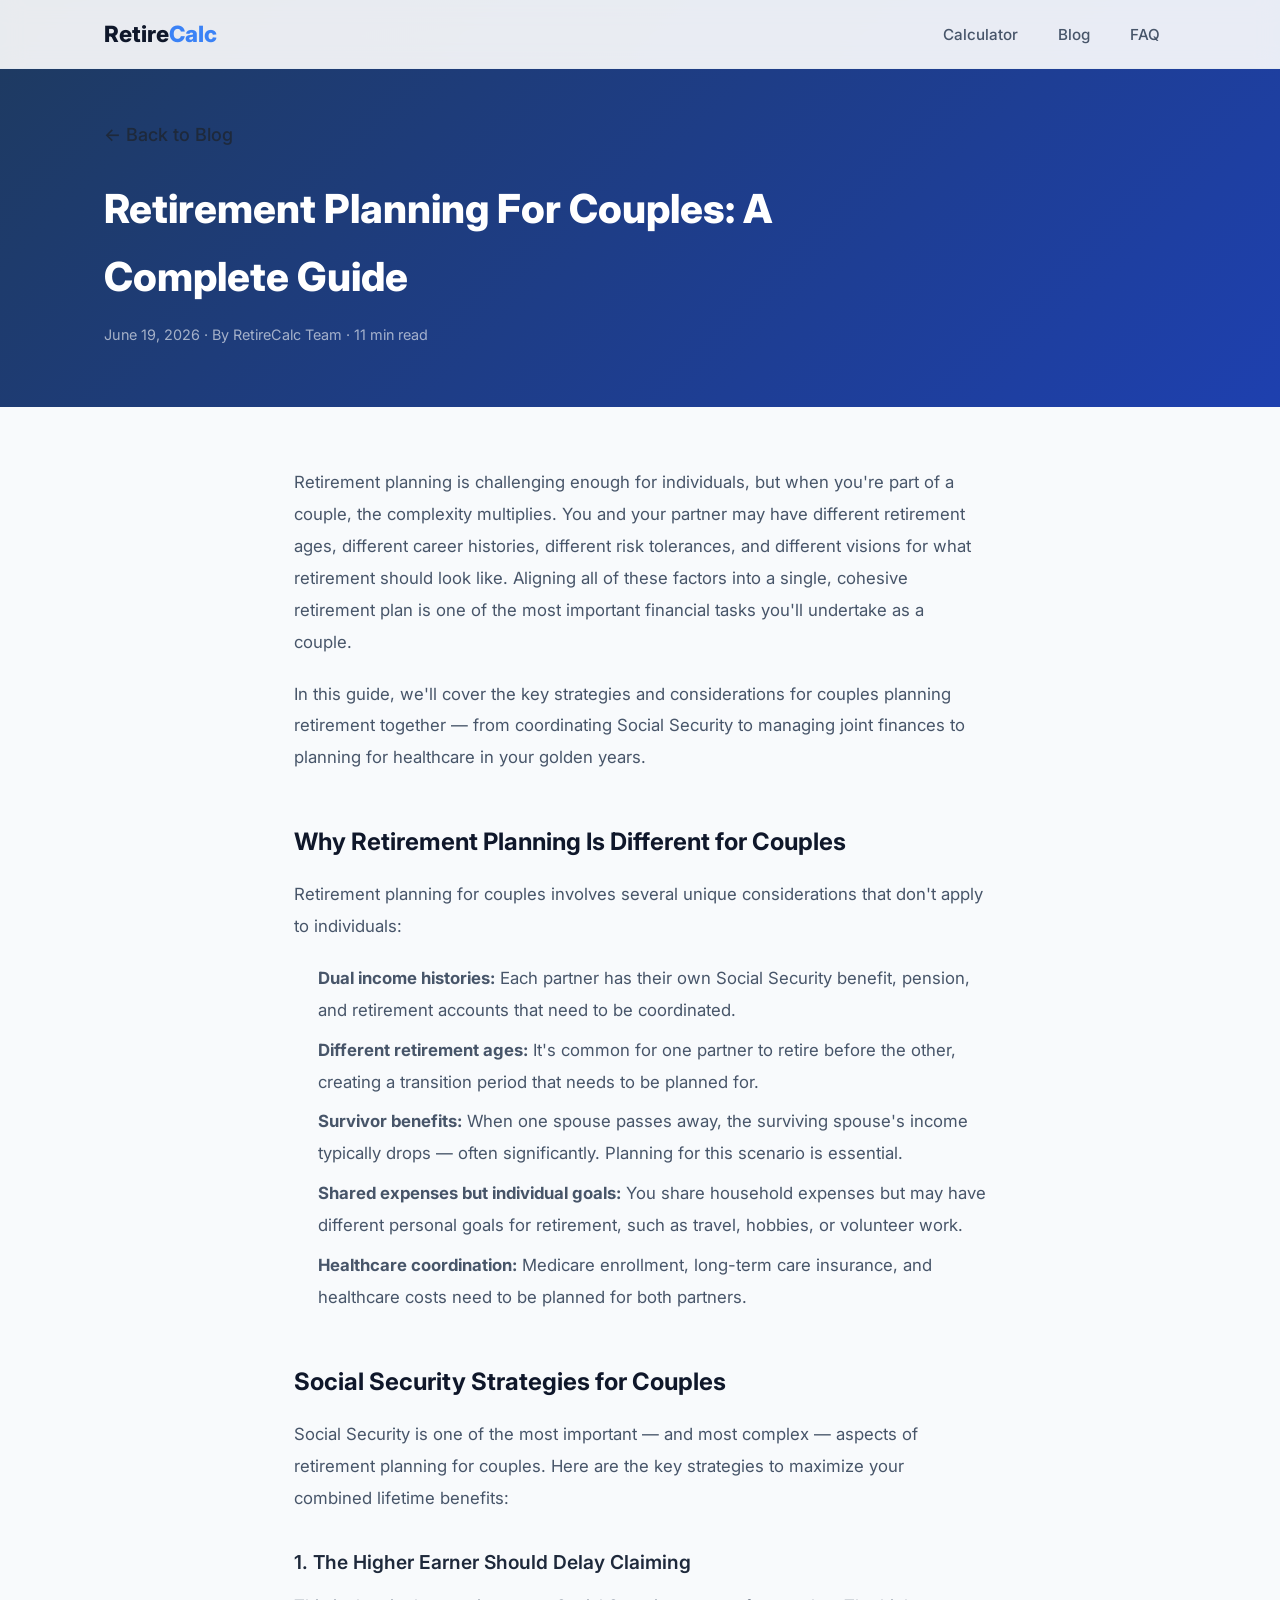
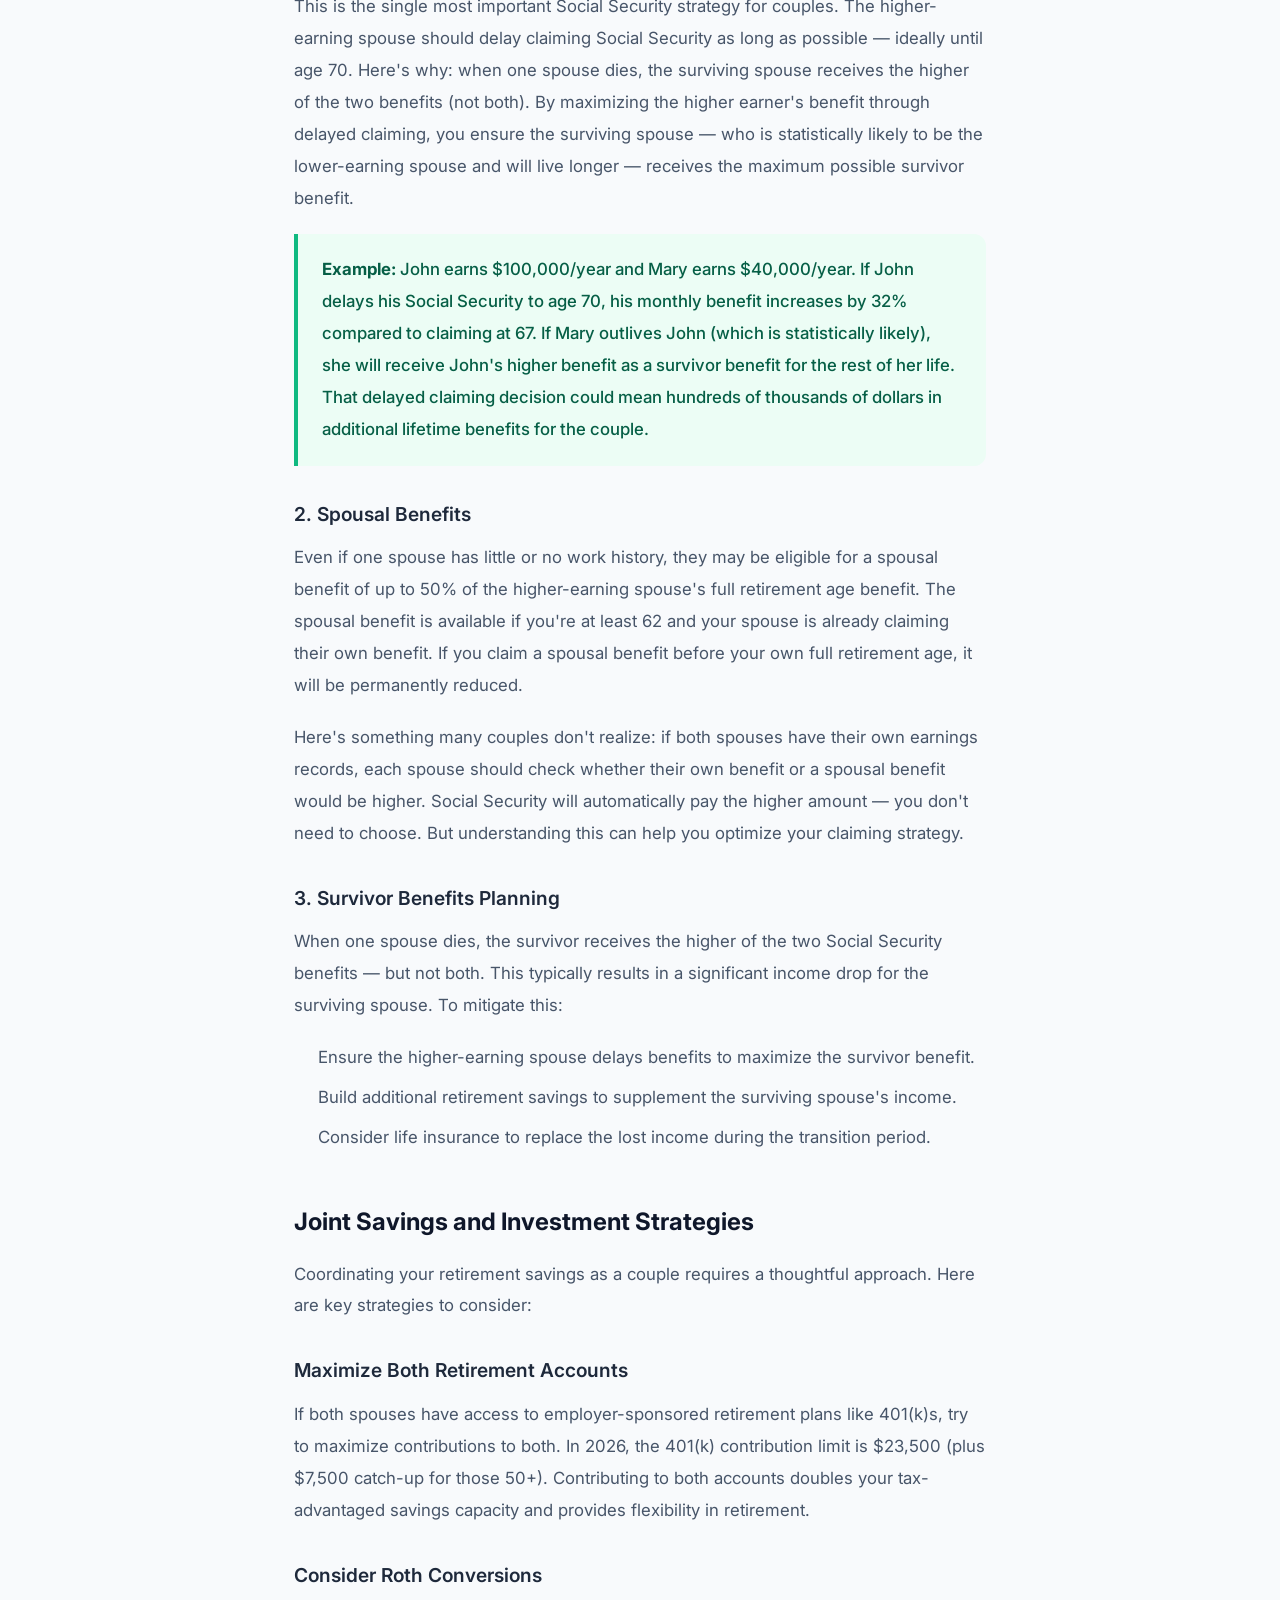
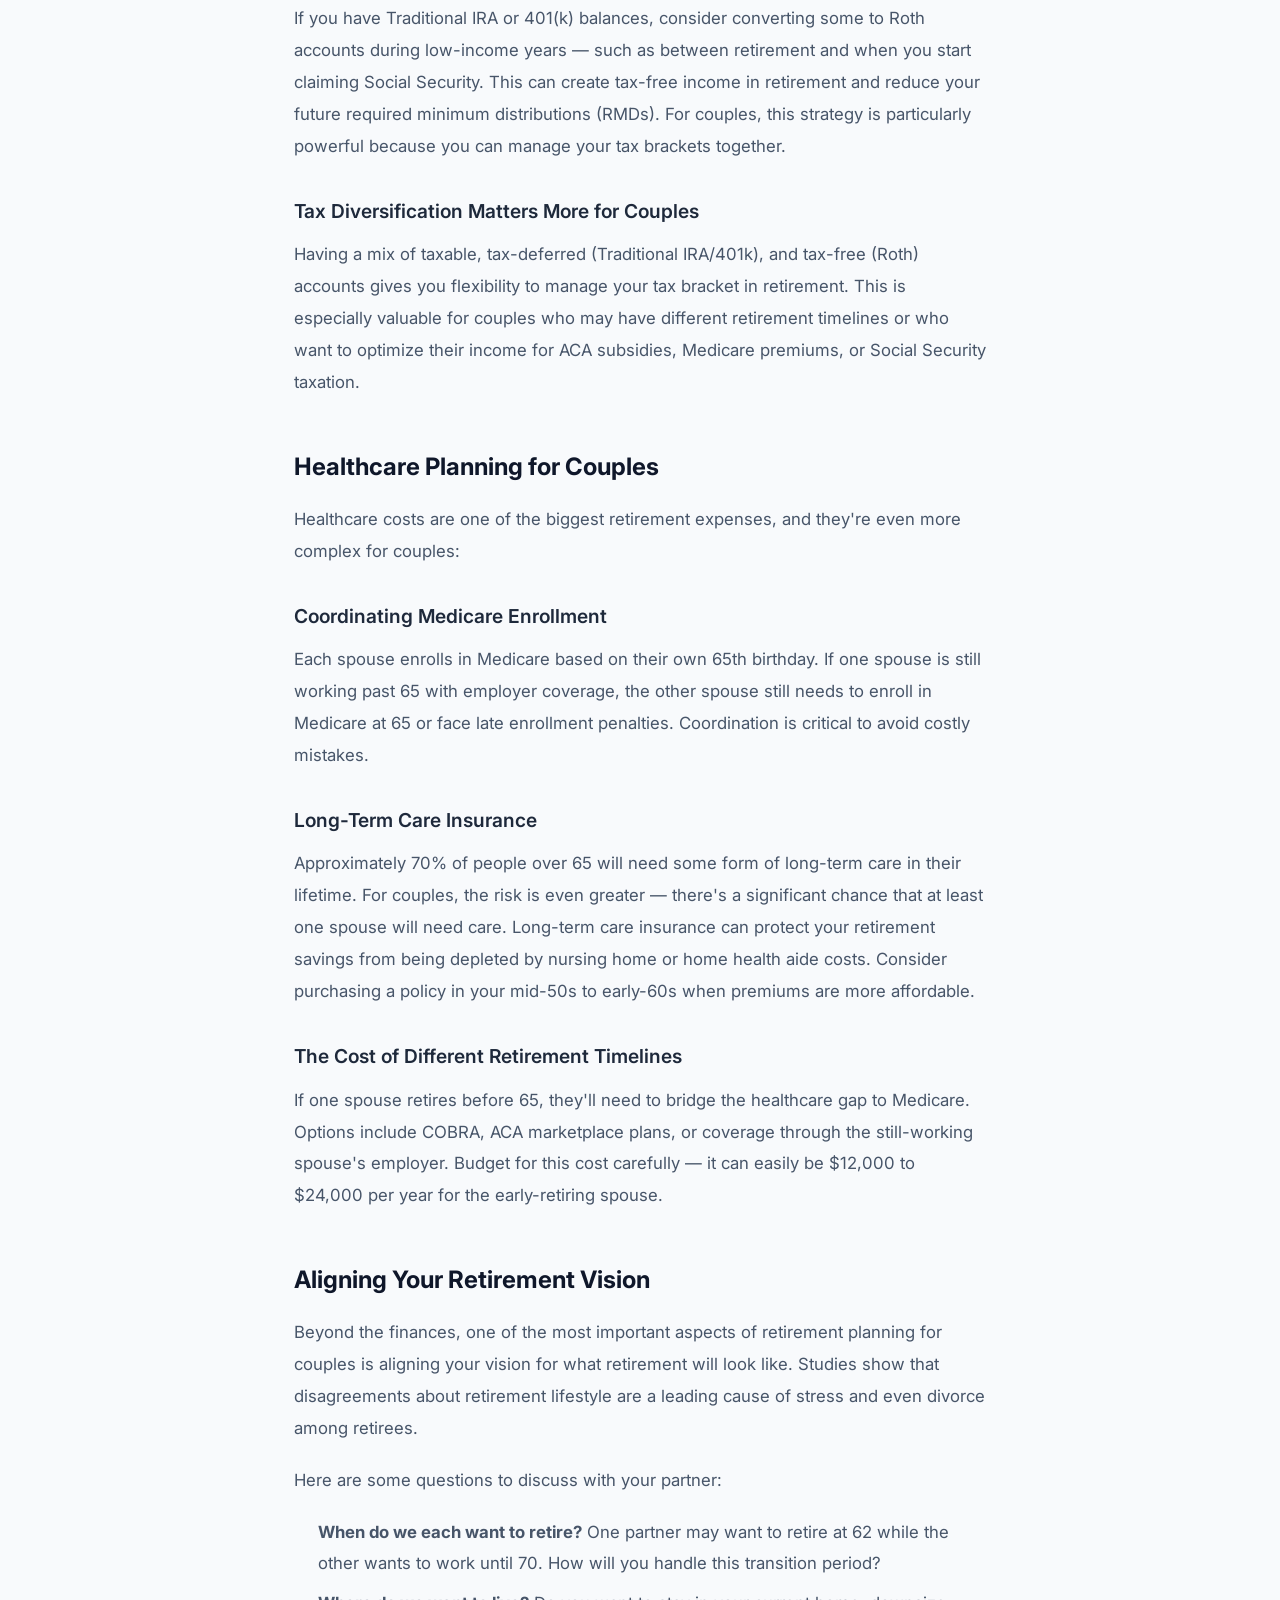
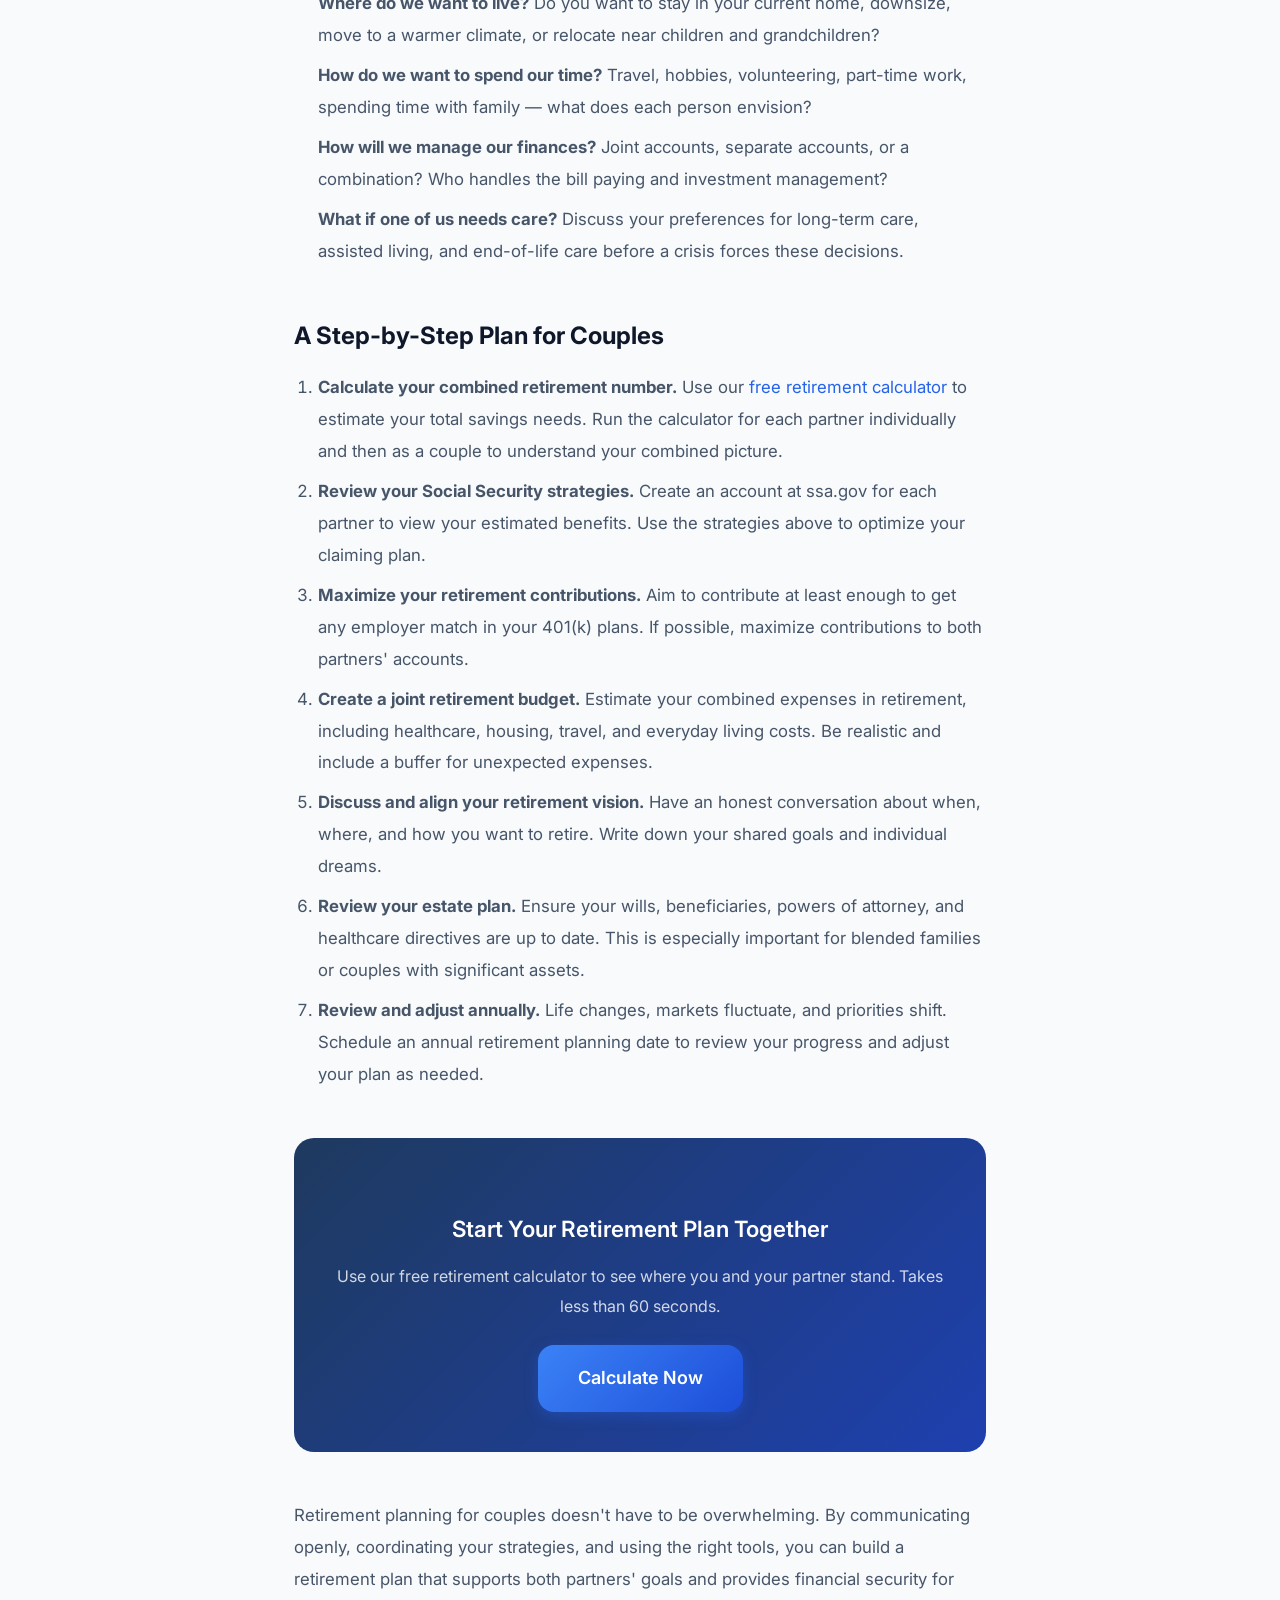
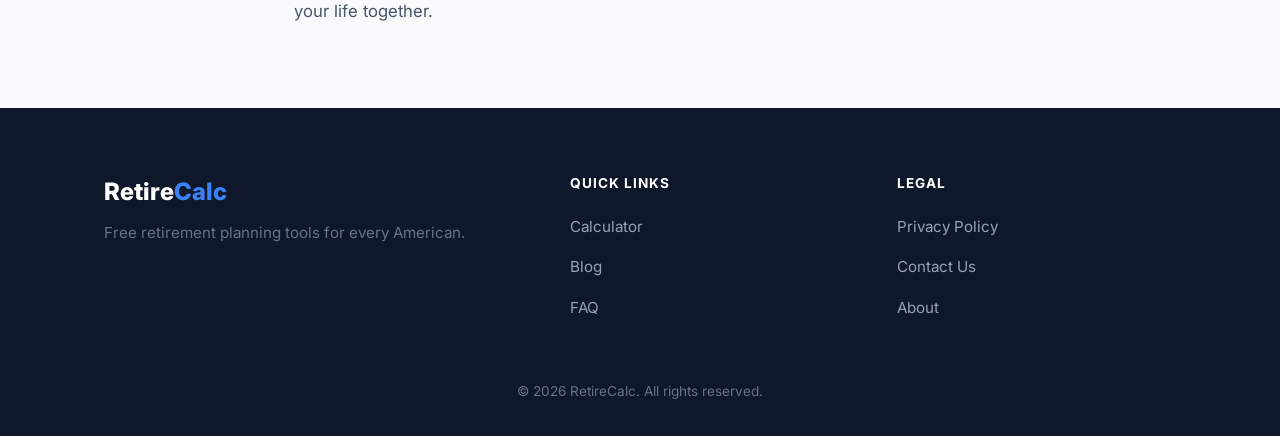
<file: blog/retirement-planning-for-couples.html>
<!DOCTYPE html>
<html lang="en">
<head>
  <meta charset="UTF-8">
  <meta name="viewport" content="width=device-width, initial-scale=1.0">
  <title>Retirement Planning For Couples: A Complete Guide (2026) - RetireCalc</title>
  <meta name="description" content="A comprehensive guide to retirement planning for couples. Learn Social Security strategies, joint savings tips, healthcare planning, and how to align your retirement goals." />
  <meta name="robots" content="index, follow">
  <link rel="canonical" href="https://retirecalc-3zu.pages.dev/blog/retirement-planning-for-couples">
  <meta property="og:title" content="Retirement Planning For Couples: A Complete Guide">
  <meta property="og:description" content="Learn how couples can coordinate Social Security, manage joint savings, plan for healthcare, and create a retirement strategy that works for both partners.">
  <meta property="og:type" content="article">
  <link rel="preconnect" href="https://fonts.googleapis.com">
  <link rel="preconnect" href="https://fonts.gstatic.com" crossorigin>
  <link href="https://fonts.googleapis.com/css2?family=Inter:wght@300;400;500;600;700;800&display=swap" rel="stylesheet">
  <link rel="stylesheet" href="../style.css">
  <style>
    .post-header {
      background: linear-gradient(135deg, var(--blue-900) 0%, var(--blue-800) 100%);
      padding: 120px 0 60px;
    }
    .post-header h1 {
      color: var(--white);
      font-size: clamp(1.8rem, 4vw, 2.5rem);
      font-weight: 800;
      max-width: 800px;
    }
    .post-meta {
      color: rgba(255,255,255,0.6);
      font-size: 0.9rem;
      margin-top: 12px;
    }
    .post-content {
      max-width: 740px;
      margin: 0 auto;
      padding: 60px 24px;
    }
    .post-content h2 {
      font-size: 1.5rem;
      font-weight: 700;
      color: var(--gray-900);
      margin: 48px 0 16px;
    }
    .post-content h3 {
      font-size: 1.2rem;
      font-weight: 600;
      color: var(--gray-800);
      margin: 32px 0 12px;
    }
    .post-content p {
      font-size: 1.05rem;
      color: var(--gray-600);
      line-height: 1.9;
      margin-bottom: 20px;
    }
    .post-content ul, .post-content ol {
      margin-bottom: 20px;
      padding-left: 24px;
    }
    .post-content li {
      font-size: 1.05rem;
      color: var(--gray-600);
      line-height: 1.9;
      margin-bottom: 8px;
    }
    .post-content .highlight {
      background: var(--green-50);
      border-left: 4px solid var(--green-500);
      padding: 20px 24px;
      border-radius: 0 var(--radius) var(--radius) 0;
      margin-bottom: 24px;
    }
    .post-content .highlight p {
      margin-bottom: 0;
      font-weight: 500;
      color: var(--green-800);
    }
    .cta-box {
      background: linear-gradient(135deg, var(--blue-900) 0%, var(--blue-800) 100%);
      border-radius: var(--radius-xl);
      padding: 40px;
      text-align: center;
      margin: 48px 0;
    }
    .cta-box h3 {
      color: var(--white);
      font-size: 1.4rem;
      margin-bottom: 12px;
    }
    .cta-box p {
      color: rgba(255,255,255,0.8);
      margin-bottom: 24px;
      font-size: 1rem;
    }
    .back-link {
      display: inline-flex;
      align-items: center;
      gap: 6px;
      color: var(--blue-300);
      font-weight: 500;
      margin-bottom: 24px;
    }
    .back-link:hover {
      color: var(--blue-200);
    }
    @media (max-width: 640px) {
      .post-header { padding: 100px 0 40px; }
      .post-content { padding: 40px 16px; }
      .cta-box { padding: 24px; }
    }
  </style>
</head>
<body>
  <nav class="nav" id="nav" role="navigation" aria-label="Main navigation">
    <div class="container nav__inner">
      <a href="../index.html" class="nav__logo">Retire<span class="nav__logo-accent">Calc</span></a>
      <ul class="nav__links">
        <li><a href="../index.html#calculator">Calculator</a></li>
        <li><a href="../blog.html">Blog</a></li>
        <li><a href="../index.html#faq">FAQ</a></li>
      </ul>
    </div>
  </nav>

  <section class="post-header">
    <div class="container">
      <a href="../blog.html" class="back-link">&larr; Back to Blog</a>
      <h1>Retirement Planning For Couples: A Complete Guide</h1>
      <p class="post-meta">June 19, 2026 &middot; By RetireCalc Team &middot; 11 min read</p>
    </div>
  </section>

  <article class="post-content">
    <p>Retirement planning is challenging enough for individuals, but when you're part of a couple, the complexity multiplies. You and your partner may have different retirement ages, different career histories, different risk tolerances, and different visions for what retirement should look like. Aligning all of these factors into a single, cohesive retirement plan is one of the most important financial tasks you'll undertake as a couple.</p>

    <p>In this guide, we'll cover the key strategies and considerations for couples planning retirement together — from coordinating Social Security to managing joint finances to planning for healthcare in your golden years.</p>

    <h2>Why Retirement Planning Is Different for Couples</h2>
    <p>Retirement planning for couples involves several unique considerations that don't apply to individuals:</p>
    <ul>
      <li><strong>Dual income histories:</strong> Each partner has their own Social Security benefit, pension, and retirement accounts that need to be coordinated.</li>
      <li><strong>Different retirement ages:</strong> It's common for one partner to retire before the other, creating a transition period that needs to be planned for.</li>
      <li><strong>Survivor benefits:</strong> When one spouse passes away, the surviving spouse's income typically drops — often significantly. Planning for this scenario is essential.</li>
      <li><strong>Shared expenses but individual goals:</strong> You share household expenses but may have different personal goals for retirement, such as travel, hobbies, or volunteer work.</li>
      <li><strong>Healthcare coordination:</strong> Medicare enrollment, long-term care insurance, and healthcare costs need to be planned for both partners.</li>
    </ul>

    <h2>Social Security Strategies for Couples</h2>
    <p>Social Security is one of the most important — and most complex — aspects of retirement planning for couples. Here are the key strategies to maximize your combined lifetime benefits:</p>

    <h3>1. The Higher Earner Should Delay Claiming</h3>
    <p>This is the single most important Social Security strategy for couples. The higher-earning spouse should delay claiming Social Security as long as possible — ideally until age 70. Here's why: when one spouse dies, the surviving spouse receives the higher of the two benefits (not both). By maximizing the higher earner's benefit through delayed claiming, you ensure the surviving spouse — who is statistically likely to be the lower-earning spouse and will live longer — receives the maximum possible survivor benefit.</p>

    <div class="highlight">
      <p><strong>Example:</strong> John earns $100,000/year and Mary earns $40,000/year. If John delays his Social Security to age 70, his monthly benefit increases by 32% compared to claiming at 67. If Mary outlives John (which is statistically likely), she will receive John's higher benefit as a survivor benefit for the rest of her life. That delayed claiming decision could mean hundreds of thousands of dollars in additional lifetime benefits for the couple.</p>
    </div>

    <h3>2. Spousal Benefits</h3>
    <p>Even if one spouse has little or no work history, they may be eligible for a spousal benefit of up to 50% of the higher-earning spouse's full retirement age benefit. The spousal benefit is available if you're at least 62 and your spouse is already claiming their own benefit. If you claim a spousal benefit before your own full retirement age, it will be permanently reduced.</p>

    <p>Here's something many couples don't realize: if both spouses have their own earnings records, each spouse should check whether their own benefit or a spousal benefit would be higher. Social Security will automatically pay the higher amount — you don't need to choose. But understanding this can help you optimize your claiming strategy.</p>

    <h3>3. Survivor Benefits Planning</h3>
    <p>When one spouse dies, the survivor receives the higher of the two Social Security benefits — but not both. This typically results in a significant income drop for the surviving spouse. To mitigate this:</p>
    <ul>
      <li>Ensure the higher-earning spouse delays benefits to maximize the survivor benefit.</li>
      <li>Build additional retirement savings to supplement the surviving spouse's income.</li>
      <li>Consider life insurance to replace the lost income during the transition period.</li>
    </ul>

    <h2>Joint Savings and Investment Strategies</h2>
    <p>Coordinating your retirement savings as a couple requires a thoughtful approach. Here are key strategies to consider:</p>

    <h3>Maximize Both Retirement Accounts</h3>
    <p>If both spouses have access to employer-sponsored retirement plans like 401(k)s, try to maximize contributions to both. In 2026, the 401(k) contribution limit is $23,500 (plus $7,500 catch-up for those 50+). Contributing to both accounts doubles your tax-advantaged savings capacity and provides flexibility in retirement.</p>

    <h3>Consider Roth Conversions</h3>
    <p>If you have Traditional IRA or 401(k) balances, consider converting some to Roth accounts during low-income years — such as between retirement and when you start claiming Social Security. This can create tax-free income in retirement and reduce your future required minimum distributions (RMDs). For couples, this strategy is particularly powerful because you can manage your tax brackets together.</p>

    <h3>Tax Diversification Matters More for Couples</h3>
    <p>Having a mix of taxable, tax-deferred (Traditional IRA/401k), and tax-free (Roth) accounts gives you flexibility to manage your tax bracket in retirement. This is especially valuable for couples who may have different retirement timelines or who want to optimize their income for ACA subsidies, Medicare premiums, or Social Security taxation.</p>

    <h2>Healthcare Planning for Couples</h2>
    <p>Healthcare costs are one of the biggest retirement expenses, and they're even more complex for couples:</p>

    <h3>Coordinating Medicare Enrollment</h3>
    <p>Each spouse enrolls in Medicare based on their own 65th birthday. If one spouse is still working past 65 with employer coverage, the other spouse still needs to enroll in Medicare at 65 or face late enrollment penalties. Coordination is critical to avoid costly mistakes.</p>

    <h3>Long-Term Care Insurance</h3>
    <p>Approximately 70% of people over 65 will need some form of long-term care in their lifetime. For couples, the risk is even greater — there's a significant chance that at least one spouse will need care. Long-term care insurance can protect your retirement savings from being depleted by nursing home or home health aide costs. Consider purchasing a policy in your mid-50s to early-60s when premiums are more affordable.</p>

    <h3>The Cost of Different Retirement Timelines</h3>
    <p>If one spouse retires before 65, they'll need to bridge the healthcare gap to Medicare. Options include COBRA, ACA marketplace plans, or coverage through the still-working spouse's employer. Budget for this cost carefully — it can easily be $12,000 to $24,000 per year for the early-retiring spouse.</p>

    <h2>Aligning Your Retirement Vision</h2>
    <p>Beyond the finances, one of the most important aspects of retirement planning for couples is aligning your vision for what retirement will look like. Studies show that disagreements about retirement lifestyle are a leading cause of stress and even divorce among retirees.</p>

    <p>Here are some questions to discuss with your partner:</p>
    <ul>
      <li><strong>When do we each want to retire?</strong> One partner may want to retire at 62 while the other wants to work until 70. How will you handle this transition period?</li>
      <li><strong>Where do we want to live?</strong> Do you want to stay in your current home, downsize, move to a warmer climate, or relocate near children and grandchildren?</li>
      <li><strong>How do we want to spend our time?</strong> Travel, hobbies, volunteering, part-time work, spending time with family — what does each person envision?</li>
      <li><strong>How will we manage our finances?</strong> Joint accounts, separate accounts, or a combination? Who handles the bill paying and investment management?</li>
      <li><strong>What if one of us needs care?</strong> Discuss your preferences for long-term care, assisted living, and end-of-life care before a crisis forces these decisions.</li>
    </ul>

    <h2>A Step-by-Step Plan for Couples</h2>
    <ol>
      <li><strong>Calculate your combined retirement number.</strong> Use our <a href="../index.html#calculator">free retirement calculator</a> to estimate your total savings needs. Run the calculator for each partner individually and then as a couple to understand your combined picture.</li>
      <li><strong>Review your Social Security strategies.</strong> Create an account at ssa.gov for each partner to view your estimated benefits. Use the strategies above to optimize your claiming plan.</li>
      <li><strong>Maximize your retirement contributions.</strong> Aim to contribute at least enough to get any employer match in your 401(k) plans. If possible, maximize contributions to both partners' accounts.</li>
      <li><strong>Create a joint retirement budget.</strong> Estimate your combined expenses in retirement, including healthcare, housing, travel, and everyday living costs. Be realistic and include a buffer for unexpected expenses.</li>
      <li><strong>Discuss and align your retirement vision.</strong> Have an honest conversation about when, where, and how you want to retire. Write down your shared goals and individual dreams.</li>
      <li><strong>Review your estate plan.</strong> Ensure your wills, beneficiaries, powers of attorney, and healthcare directives are up to date. This is especially important for blended families or couples with significant assets.</li>
      <li><strong>Review and adjust annually.</strong> Life changes, markets fluctuate, and priorities shift. Schedule an annual retirement planning date to review your progress and adjust your plan as needed.</li>
    </ol>

    <div class="cta-box">
      <h3>Start Your Retirement Plan Together</h3>
      <p>Use our free retirement calculator to see where you and your partner stand. Takes less than 60 seconds.</p>
      <a href="../index.html#calculator" class="btn btn--primary btn--large">Calculate Now</a>
    </div>

    <p>Retirement planning for couples doesn't have to be overwhelming. By communicating openly, coordinating your strategies, and using the right tools, you can build a retirement plan that supports both partners' goals and provides financial security for your life together.</p>

  </article>

  <footer class="footer">
    <div class="container">
      <div class="footer__inner">
        <div class="footer__brand">
          <a href="../index.html" class="nav__logo">Retire<span class="nav__logo-accent">Calc</span></a>
          <p class="footer__tagline">Free retirement planning tools for every American.</p>
        </div>
        <div class="footer__links">
          <h4 class="footer__heading">Quick Links</h4>
          <ul>
            <li><a href="../index.html#calculator">Calculator</a></li>
            <li><a href="../blog.html">Blog</a></li>
            <li><a href="../index.html#faq">FAQ</a></li>
          </ul>
        </div>
        <div class="footer__links">
          <h4 class="footer__heading">Legal</h4>
          <ul>
            <li><a href="../privacy-policy.html">Privacy Policy</a></li>
            <li><a href="../contact.html">Contact Us</a></li>
            <li><a href="../about.html">About</a></li>
          </ul>
        </div>
      </div>
      <div class="footer__bottom">
        <p>&copy; 2026 RetireCalc. All rights reserved.</p>
      </div>
    </div>
  </footer>
</body>
</html>
</file>
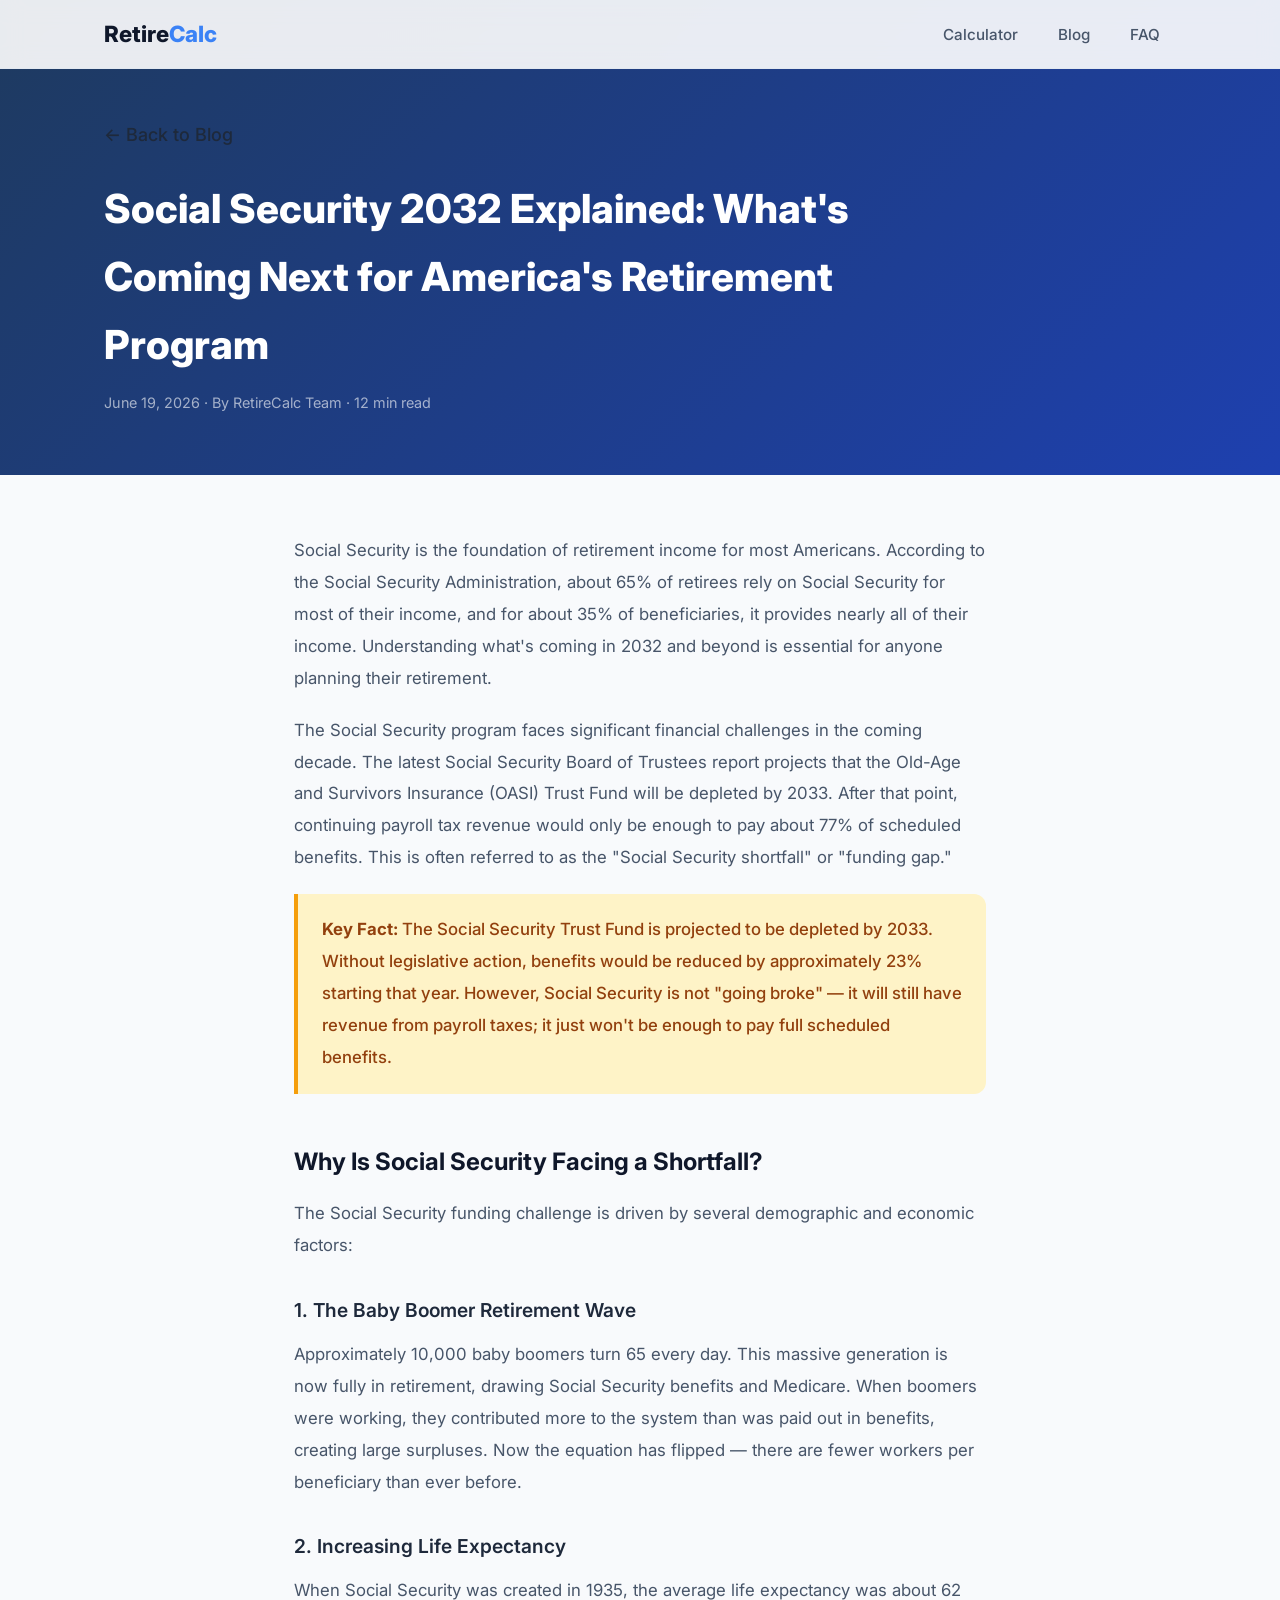
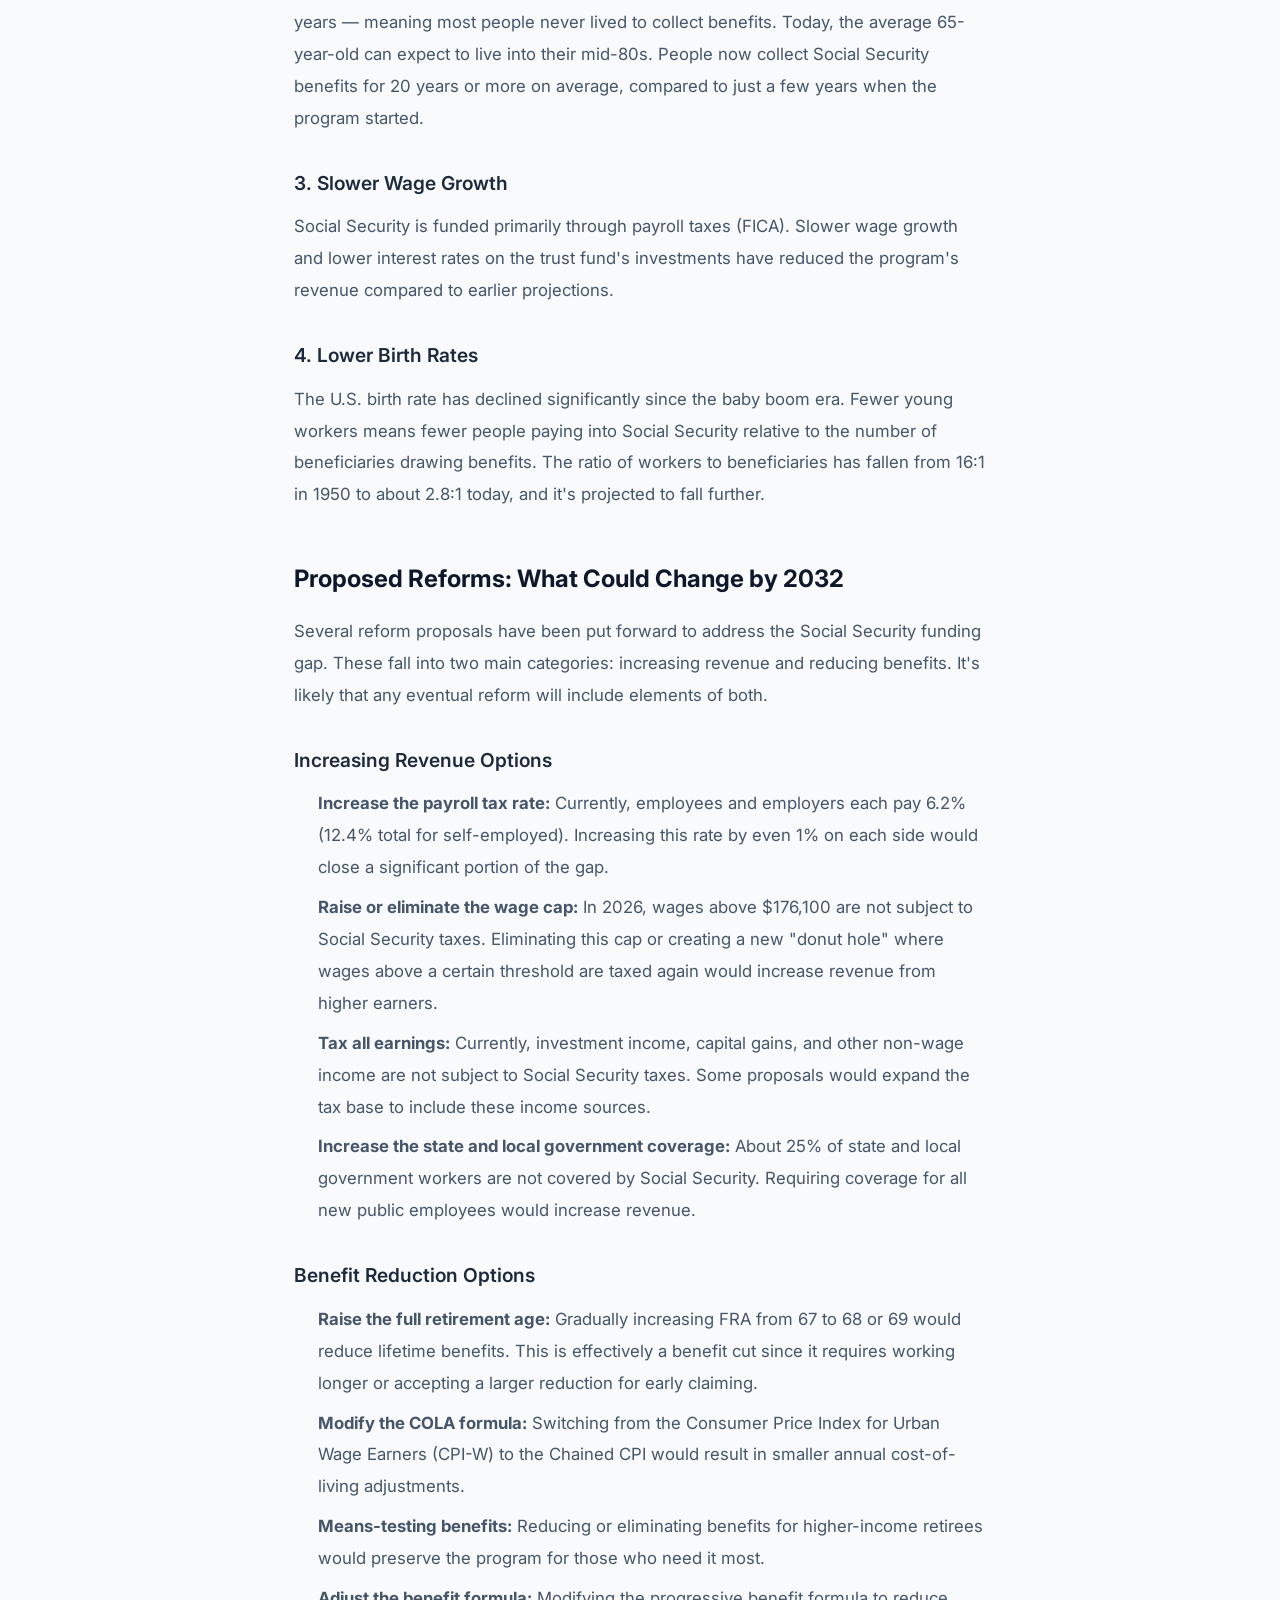
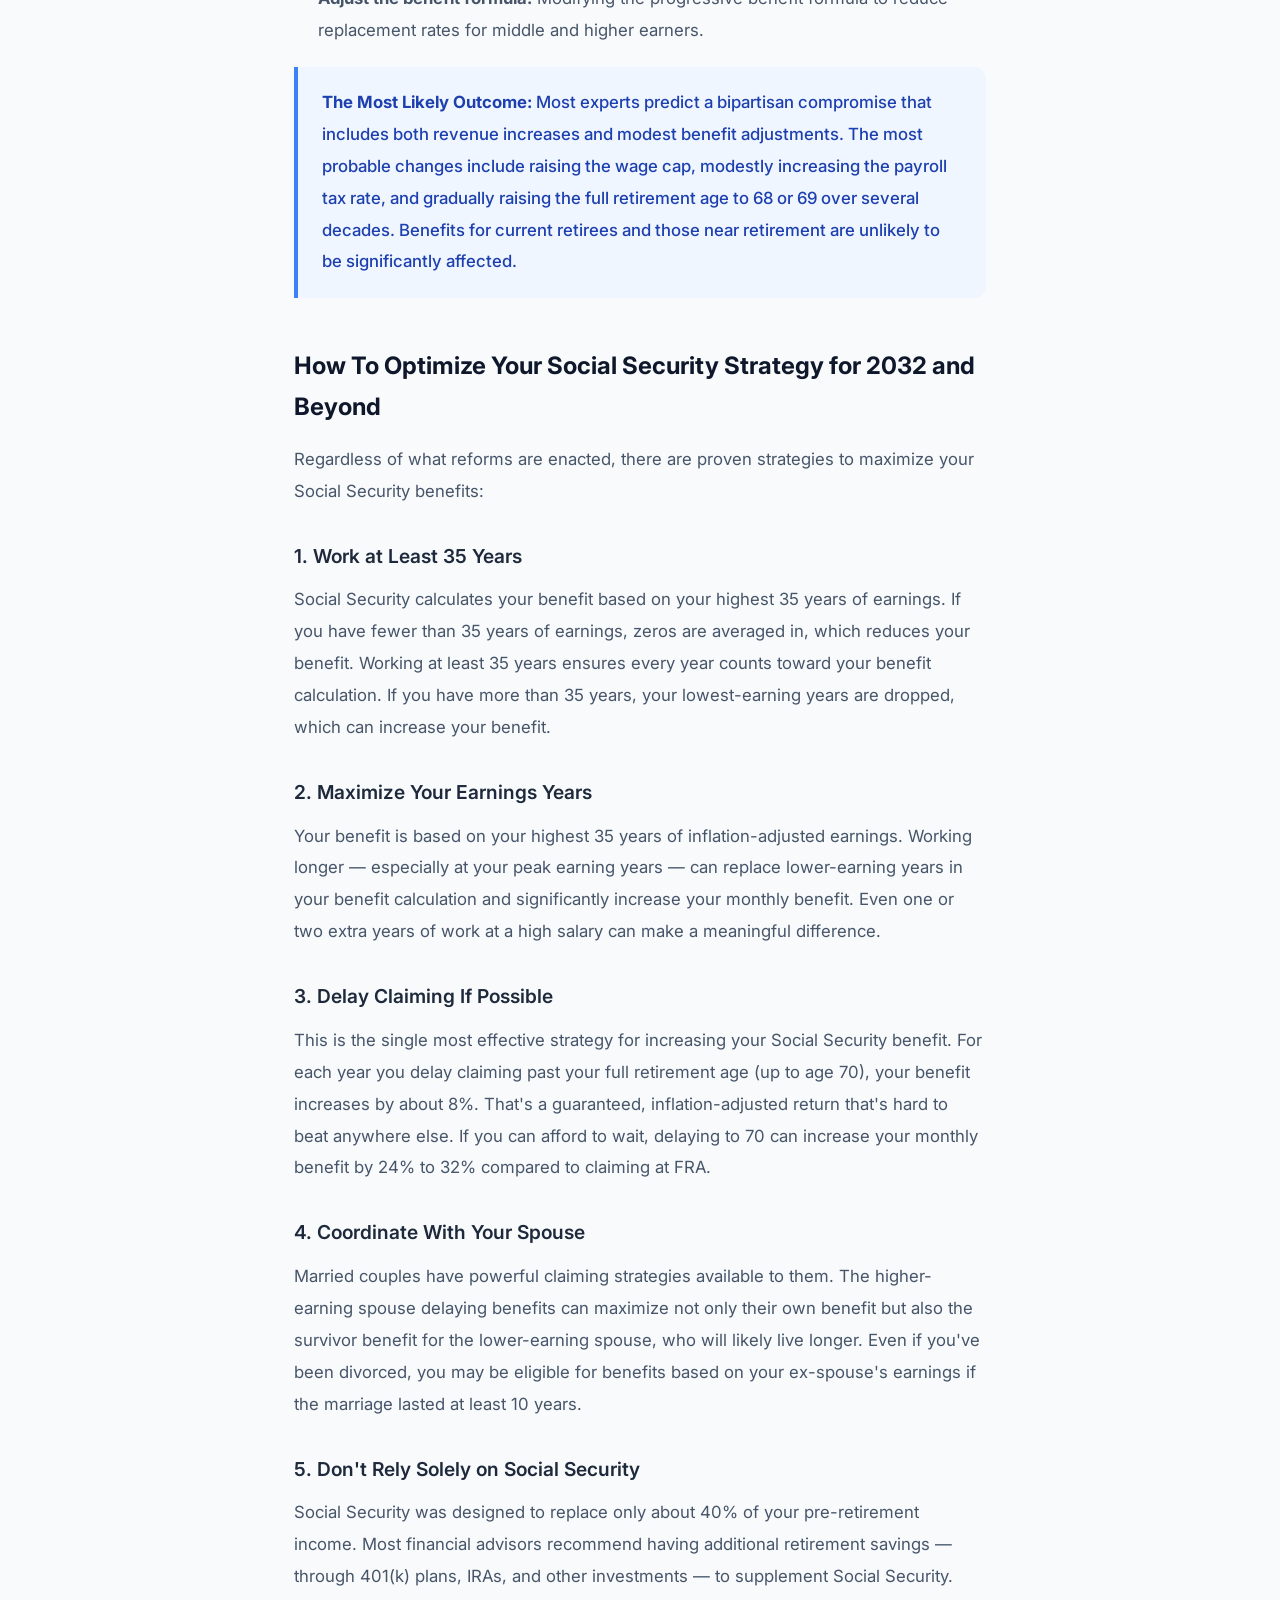
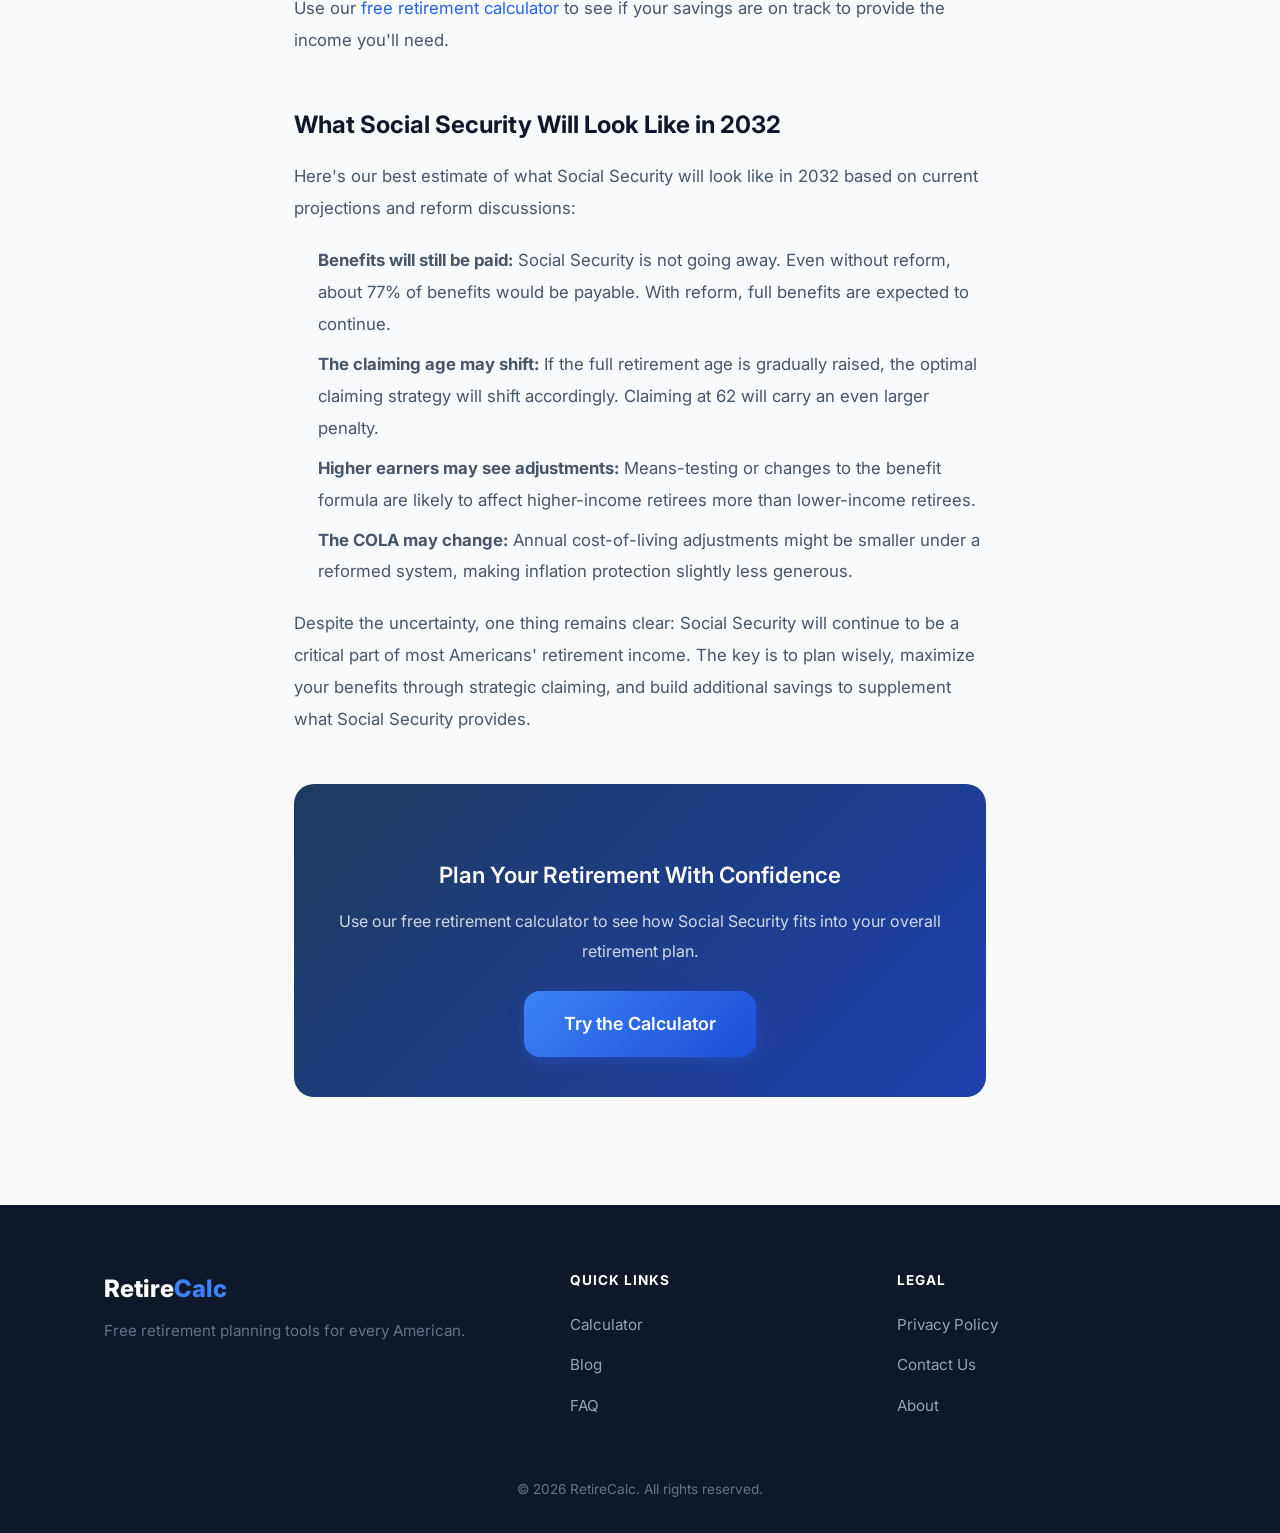
<file: blog/social-security-2032-explained.html>
<!DOCTYPE html>
<html lang="en">
<head>
  <meta charset="UTF-8">
  <meta name="viewport" content="width=device-width, initial-scale=1.0">
  <title>Social Security 2032 Explained: What's Coming Next - RetireCalc</title>
  <meta name="description" content="What will Social Security look like in 2032? Learn about projected trust fund depletion, reform proposals, benefit changes, and how to optimize your claiming strategy." />
  <meta name="robots" content="index, follow">
  <link rel="canonical" href="https://retirecalc-3zu.pages.dev/blog/social-security-2032-explained">
  <meta property="og:title" content="Social Security 2032 Explained: What's Coming Next">
  <meta property="og:description" content="Understand the future of Social Security — trust fund projections, reform proposals, and how to optimize your benefits.">
  <meta property="og:type" content="article">
  <link rel="preconnect" href="https://fonts.googleapis.com">
  <link rel="preconnect" href="https://fonts.gstatic.com" crossorigin>
  <link href="https://fonts.googleapis.com/css2?family=Inter:wght@300;400;500;600;700;800&display=swap" rel="stylesheet">
  <link rel="stylesheet" href="../style.css">
  <style>
    .post-header {
      background: linear-gradient(135deg, var(--blue-900) 0%, var(--blue-800) 100%);
      padding: 120px 0 60px;
    }
    .post-header h1 {
      color: var(--white);
      font-size: clamp(1.8rem, 4vw, 2.5rem);
      font-weight: 800;
      max-width: 800px;
    }
    .post-meta {
      color: rgba(255,255,255,0.6);
      font-size: 0.9rem;
      margin-top: 12px;
    }
    .post-content {
      max-width: 740px;
      margin: 0 auto;
      padding: 60px 24px;
    }
    .post-content h2 {
      font-size: 1.5rem;
      font-weight: 700;
      color: var(--gray-900);
      margin: 48px 0 16px;
    }
    .post-content h3 {
      font-size: 1.2rem;
      font-weight: 600;
      color: var(--gray-800);
      margin: 32px 0 12px;
    }
    .post-content p {
      font-size: 1.05rem;
      color: var(--gray-600);
      line-height: 1.9;
      margin-bottom: 20px;
    }
    .post-content ul, .post-content ol {
      margin-bottom: 20px;
      padding-left: 24px;
    }
    .post-content li {
      font-size: 1.05rem;
      color: var(--gray-600);
      line-height: 1.9;
      margin-bottom: 8px;
    }
    .post-content .highlight {
      background: var(--blue-50);
      border-left: 4px solid var(--blue-500);
      padding: 20px 24px;
      border-radius: 0 var(--radius) var(--radius) 0;
      margin-bottom: 24px;
    }
    .post-content .highlight p {
      margin-bottom: 0;
      font-weight: 500;
      color: var(--blue-800);
    }
    .post-content .warning {
      background: #fef3c7;
      border-left: 4px solid #f59e0b;
      padding: 20px 24px;
      border-radius: 0 var(--radius) var(--radius) 0;
      margin-bottom: 24px;
    }
    .post-content .warning p {
      margin-bottom: 0;
      font-weight: 500;
      color: #92400e;
    }
    .cta-box {
      background: linear-gradient(135deg, var(--blue-900) 0%, var(--blue-800) 100%);
      border-radius: var(--radius-xl);
      padding: 40px;
      text-align: center;
      margin: 48px 0;
    }
    .cta-box h3 {
      color: var(--white);
      font-size: 1.4rem;
      margin-bottom: 12px;
    }
    .cta-box p {
      color: rgba(255,255,255,0.8);
      margin-bottom: 24px;
      font-size: 1rem;
    }
    .back-link {
      display: inline-flex;
      align-items: center;
      gap: 6px;
      color: var(--blue-300);
      font-weight: 500;
      margin-bottom: 24px;
    }
    .back-link:hover {
      color: var(--blue-200);
    }
    @media (max-width: 640px) {
      .post-header { padding: 100px 0 40px; }
      .post-content { padding: 40px 16px; }
      .cta-box { padding: 24px; }
    }
  </style>
</head>
<body>
  <nav class="nav" id="nav" role="navigation" aria-label="Main navigation">
    <div class="container nav__inner">
      <a href="../index.html" class="nav__logo">Retire<span class="nav__logo-accent">Calc</span></a>
      <ul class="nav__links">
        <li><a href="../index.html#calculator">Calculator</a></li>
        <li><a href="../blog.html">Blog</a></li>
        <li><a href="../index.html#faq">FAQ</a></li>
      </ul>
    </div>
  </nav>

  <section class="post-header">
    <div class="container">
      <a href="../blog.html" class="back-link">&larr; Back to Blog</a>
      <h1>Social Security 2032 Explained: What's Coming Next for America's Retirement Program</h1>
      <p class="post-meta">June 19, 2026 &middot; By RetireCalc Team &middot; 12 min read</p>
    </div>
  </section>

  <article class="post-content">
    <p>Social Security is the foundation of retirement income for most Americans. According to the Social Security Administration, about 65% of retirees rely on Social Security for most of their income, and for about 35% of beneficiaries, it provides nearly all of their income. Understanding what's coming in 2032 and beyond is essential for anyone planning their retirement.</p>

    <p>The Social Security program faces significant financial challenges in the coming decade. The latest Social Security Board of Trustees report projects that the Old-Age and Survivors Insurance (OASI) Trust Fund will be depleted by 2033. After that point, continuing payroll tax revenue would only be enough to pay about 77% of scheduled benefits. This is often referred to as the "Social Security shortfall" or "funding gap."</p>

    <div class="warning">
      <p><strong>Key Fact:</strong> The Social Security Trust Fund is projected to be depleted by 2033. Without legislative action, benefits would be reduced by approximately 23% starting that year. However, Social Security is not "going broke" — it will still have revenue from payroll taxes; it just won't be enough to pay full scheduled benefits.</p>
    </div>

    <h2>Why Is Social Security Facing a Shortfall?</h2>
    <p>The Social Security funding challenge is driven by several demographic and economic factors:</p>

    <h3>1. The Baby Boomer Retirement Wave</h3>
    <p>Approximately 10,000 baby boomers turn 65 every day. This massive generation is now fully in retirement, drawing Social Security benefits and Medicare. When boomers were working, they contributed more to the system than was paid out in benefits, creating large surpluses. Now the equation has flipped — there are fewer workers per beneficiary than ever before.</p>

    <h3>2. Increasing Life Expectancy</h3>
    <p>When Social Security was created in 1935, the average life expectancy was about 62 years — meaning most people never lived to collect benefits. Today, the average 65-year-old can expect to live into their mid-80s. People now collect Social Security benefits for 20 years or more on average, compared to just a few years when the program started.</p>

    <h3>3. Slower Wage Growth</h3>
    <p>Social Security is funded primarily through payroll taxes (FICA). Slower wage growth and lower interest rates on the trust fund's investments have reduced the program's revenue compared to earlier projections.</p>

    <h3>4. Lower Birth Rates</h3>
    <p>The U.S. birth rate has declined significantly since the baby boom era. Fewer young workers means fewer people paying into Social Security relative to the number of beneficiaries drawing benefits. The ratio of workers to beneficiaries has fallen from 16:1 in 1950 to about 2.8:1 today, and it's projected to fall further.</p>

    <h2>Proposed Reforms: What Could Change by 2032</h2>
    <p>Several reform proposals have been put forward to address the Social Security funding gap. These fall into two main categories: increasing revenue and reducing benefits. It's likely that any eventual reform will include elements of both.</p>

    <h3>Increasing Revenue Options</h3>
    <ul>
      <li><strong>Increase the payroll tax rate:</strong> Currently, employees and employers each pay 6.2% (12.4% total for self-employed). Increasing this rate by even 1% on each side would close a significant portion of the gap.</li>
      <li><strong>Raise or eliminate the wage cap:</strong> In 2026, wages above $176,100 are not subject to Social Security taxes. Eliminating this cap or creating a new "donut hole" where wages above a certain threshold are taxed again would increase revenue from higher earners.</li>
      <li><strong>Tax all earnings:</strong> Currently, investment income, capital gains, and other non-wage income are not subject to Social Security taxes. Some proposals would expand the tax base to include these income sources.</li>
      <li><strong>Increase the state and local government coverage:</strong> About 25% of state and local government workers are not covered by Social Security. Requiring coverage for all new public employees would increase revenue.</li>
    </ul>

    <h3>Benefit Reduction Options</h3>
    <ul>
      <li><strong>Raise the full retirement age:</strong> Gradually increasing FRA from 67 to 68 or 69 would reduce lifetime benefits. This is effectively a benefit cut since it requires working longer or accepting a larger reduction for early claiming.</li>
      <li><strong>Modify the COLA formula:</strong> Switching from the Consumer Price Index for Urban Wage Earners (CPI-W) to the Chained CPI would result in smaller annual cost-of-living adjustments.</li>
      <li><strong>Means-testing benefits:</strong> Reducing or eliminating benefits for higher-income retirees would preserve the program for those who need it most.</li>
      <li><strong>Adjust the benefit formula:</strong> Modifying the progressive benefit formula to reduce replacement rates for middle and higher earners.</li>
    </ul>

    <div class="highlight">
      <p><strong>The Most Likely Outcome:</strong> Most experts predict a bipartisan compromise that includes both revenue increases and modest benefit adjustments. The most probable changes include raising the wage cap, modestly increasing the payroll tax rate, and gradually raising the full retirement age to 68 or 69 over several decades. Benefits for current retirees and those near retirement are unlikely to be significantly affected.</p>
    </div>

    <h2>How To Optimize Your Social Security Strategy for 2032 and Beyond</h2>
    <p>Regardless of what reforms are enacted, there are proven strategies to maximize your Social Security benefits:</p>

    <h3>1. Work at Least 35 Years</h3>
    <p>Social Security calculates your benefit based on your highest 35 years of earnings. If you have fewer than 35 years of earnings, zeros are averaged in, which reduces your benefit. Working at least 35 years ensures every year counts toward your benefit calculation. If you have more than 35 years, your lowest-earning years are dropped, which can increase your benefit.</p>

    <h3>2. Maximize Your Earnings Years</h3>
    <p>Your benefit is based on your highest 35 years of inflation-adjusted earnings. Working longer — especially at your peak earning years — can replace lower-earning years in your benefit calculation and significantly increase your monthly benefit. Even one or two extra years of work at a high salary can make a meaningful difference.</p>

    <h3>3. Delay Claiming If Possible</h3>
    <p>This is the single most effective strategy for increasing your Social Security benefit. For each year you delay claiming past your full retirement age (up to age 70), your benefit increases by about 8%. That's a guaranteed, inflation-adjusted return that's hard to beat anywhere else. If you can afford to wait, delaying to 70 can increase your monthly benefit by 24% to 32% compared to claiming at FRA.</p>

    <h3>4. Coordinate With Your Spouse</h3>
    <p>Married couples have powerful claiming strategies available to them. The higher-earning spouse delaying benefits can maximize not only their own benefit but also the survivor benefit for the lower-earning spouse, who will likely live longer. Even if you've been divorced, you may be eligible for benefits based on your ex-spouse's earnings if the marriage lasted at least 10 years.</p>

    <h3>5. Don't Rely Solely on Social Security</h3>
    <p>Social Security was designed to replace only about 40% of your pre-retirement income. Most financial advisors recommend having additional retirement savings — through 401(k) plans, IRAs, and other investments — to supplement Social Security. Use our <a href="../index.html#calculator">free retirement calculator</a> to see if your savings are on track to provide the income you'll need.</p>

    <h2>What Social Security Will Look Like in 2032</h2>
    <p>Here's our best estimate of what Social Security will look like in 2032 based on current projections and reform discussions:</p>

    <ul>
      <li><strong>Benefits will still be paid:</strong> Social Security is not going away. Even without reform, about 77% of benefits would be payable. With reform, full benefits are expected to continue.</li>
      <li><strong>The claiming age may shift:</strong> If the full retirement age is gradually raised, the optimal claiming strategy will shift accordingly. Claiming at 62 will carry an even larger penalty.</li>
      <li><strong>Higher earners may see adjustments:</strong> Means-testing or changes to the benefit formula are likely to affect higher-income retirees more than lower-income retirees.</li>
      <li><strong>The COLA may change:</strong> Annual cost-of-living adjustments might be smaller under a reformed system, making inflation protection slightly less generous.</li>
    </ul>

    <p>Despite the uncertainty, one thing remains clear: Social Security will continue to be a critical part of most Americans' retirement income. The key is to plan wisely, maximize your benefits through strategic claiming, and build additional savings to supplement what Social Security provides.</p>

    <div class="cta-box">
      <h3>Plan Your Retirement With Confidence</h3>
      <p>Use our free retirement calculator to see how Social Security fits into your overall retirement plan.</p>
      <a href="../index.html#calculator" class="btn btn--primary btn--large">Try the Calculator</a>
    </div>

  </article>

  <footer class="footer">
    <div class="container">
      <div class="footer__inner">
        <div class="footer__brand">
          <a href="../index.html" class="nav__logo">Retire<span class="nav__logo-accent">Calc</span></a>
          <p class="footer__tagline">Free retirement planning tools for every American.</p>
        </div>
        <div class="footer__links">
          <h4 class="footer__heading">Quick Links</h4>
          <ul>
            <li><a href="../index.html#calculator">Calculator</a></li>
            <li><a href="../blog.html">Blog</a></li>
            <li><a href="../index.html#faq">FAQ</a></li>
          </ul>
        </div>
        <div class="footer__links">
          <h4 class="footer__heading">Legal</h4>
          <ul>
            <li><a href="../privacy-policy.html">Privacy Policy</a></li>
            <li><a href="../contact.html">Contact Us</a></li>
            <li><a href="../about.html">About</a></li>
          </ul>
        </div>
      </div>
      <div class="footer__bottom">
        <p>&copy; 2026 RetireCalc. All rights reserved.</p>
      </div>
    </div>
  </footer>
</body>
</html>
</file>
<file: style.css>
/* ===== CSS VARIABLES ===== */
:root {
  --blue-50: #eff6ff;
  --blue-100: #dbeafe;
  --blue-200: #bfdbfe;
  --blue-400: #60a5fa;
  --blue-500: #3b82f6;
  --blue-600: #2563eb;
  --blue-700: #1d4ed8;
  --blue-800: #1e40af;
  --blue-900: #1e3a5f;

  --green-50: #ecfdf5;
  --green-100: #d1fae5;
  --green-400: #34d399;
  --green-500: #10b981;
  --green-600: #059669;
  --green-700: #047857;
  --green-800: #065f46;

  --gray-50: #f8fafc;
  --gray-100: #f1f5f9;
  --gray-200: #e2e8f0;
  --gray-300: #cbd5e1;
  --gray-400: #94a3b8;
  --gray-500: #64748b;
  --gray-600: #475569;
  --gray-700: #334155;
  --gray-800: #1e293b;
  --gray-900: #0f172a;

  --white: #ffffff;
  --shadow-sm: 0 1px 2px rgba(0,0,0,0.05);
  --shadow: 0 1px 3px rgba(0,0,0,0.1), 0 1px 2px rgba(0,0,0,0.06);
  --shadow-md: 0 4px 6px -1px rgba(0,0,0,0.1), 0 2px 4px -2px rgba(0,0,0,0.1);
  --shadow-lg: 0 10px 15px -3px rgba(0,0,0,0.1), 0 4px 6px -4px rgba(0,0,0,0.1);
  --shadow-xl: 0 20px 25px -5px rgba(0,0,0,0.1), 0 8px 10px -6px rgba(0,0,0,0.1);
  --radius: 12px;
  --radius-lg: 16px;
  --radius-xl: 20px;
  --transition: 0.3s cubic-bezier(0.4, 0, 0.2, 1);
}

/* ===== RESET ===== */
*, *::before, *::after {
  margin: 0;
  padding: 0;
  box-sizing: border-box;
}

html {
  scroll-behavior: smooth;
  font-size: 100%;
}

body {
  font-family: 'Inter', -apple-system, BlinkMacSystemFont, 'Segoe UI', sans-serif;
  font-size: 18px;
  line-height: 1.7;
  color: var(--gray-800);
  background: var(--gray-50);
  -webkit-font-smoothing: antialiased;
  -moz-osx-font-smoothing: grayscale;
}

img { max-width: 100%; display: block; }
a { color: var(--blue-600); text-decoration: none; transition: color var(--transition); }
a:hover { color: var(--blue-700); }
ul { list-style: none; }

/* ===== CONTAINER ===== */
.container {
  width: 100%;
  max-width: 1120px;
  margin: 0 auto;
  padding: 0 24px;
}

/* ===== HERO SECTION ===== */
.hero {
  position: relative;
  min-height: 85vh;
  display: flex;
  align-items: center;
  justify-content: center;
  text-align: center;
  padding: 120px 0 80px;
  overflow: hidden;
  background: linear-gradient(135deg, var(--blue-900) 0%, var(--blue-800) 40%, #1a365d 100%);
}

.hero-bg {
  position: absolute;
  inset: 0;
  background:
    radial-gradient(ellipse at 20% 50%, rgba(59,130,246,0.15) 0%, transparent 60%),
    radial-gradient(ellipse at 80% 20%, rgba(16,185,129,0.1) 0%, transparent 50%),
    radial-gradient(ellipse at 50% 80%, rgba(59,130,246,0.08) 0%, transparent 50%);
  pointer-events: none;
}

.hero__inner {
  position: relative;
  z-index: 1;
  max-width: 800px;
}

.hero__badge {
  display: inline-block;
  padding: 8px 20px;
  background: rgba(255,255,255,0.1);
  backdrop-filter: blur(10px);
  border: 1px solid rgba(255,255,255,0.15);
  border-radius: 50px;
  color: var(--blue-200);
  font-size: 14px;
  font-weight: 500;
  letter-spacing: 0.5px;
  text-transform: uppercase;
  margin-bottom: 28px;
  animation: fadeInDown 0.8s ease;
}

.hero__title {
  font-size: clamp(2rem, 5vw, 3.25rem);
  font-weight: 800;
  color: var(--white);
  line-height: 1.15;
  margin-bottom: 20px;
  letter-spacing: -0.02em;
  animation: fadeInUp 0.8s ease 0.1s both;
}

.hero__subtitle {
  font-size: clamp(1.05rem, 2vw, 1.25rem);
  color: rgba(255,255,255,0.8);
  font-weight: 400;
  max-width: 600px;
  margin: 0 auto 36px;
  line-height: 1.6;
  animation: fadeInUp 0.8s ease 0.2s both;
}

.hero__stats {
  display: flex;
  justify-content: center;
  gap: 48px;
  margin-top: 48px;
  animation: fadeInUp 0.8s ease 0.4s both;
}

.hero__stat {
  text-align: center;
}

.hero__stat-number {
  display: block;
  font-size: 1.5rem;
  font-weight: 700;
  color: var(--green-400);
  margin-bottom: 4px;
}

.hero__stat-label {
  font-size: 0.875rem;
  color: rgba(255,255,255,0.6);
  text-transform: uppercase;
  letter-spacing: 0.5px;
}

/* ===== BUTTONS ===== */
.btn {
  display: inline-flex;
  align-items: center;
  justify-content: center;
  gap: 8px;
  padding: 16px 32px;
  font-family: inherit;
  font-size: 1.05rem;
  font-weight: 600;
  border: none;
  border-radius: var(--radius);
  cursor: pointer;
  transition: all var(--transition);
  text-decoration: none;
  position: relative;
  white-space: nowrap;
}

.btn--primary {
  background: linear-gradient(135deg, var(--blue-500) 0%, var(--blue-700) 100%);
  color: var(--white);
  box-shadow: 0 4px 14px rgba(37,99,235,0.35);
}

.btn--primary:hover {
  transform: translateY(-2px);
  box-shadow: 0 8px 25px rgba(37,99,235,0.45);
  color: var(--white);
}

.btn--primary:active {
  transform: translateY(0);
}

.btn--large {
  padding: 18px 40px;
  font-size: 1.125rem;
  border-radius: var(--radius-lg);
}

.btn--full {
  width: 100%;
  padding: 18px;
  font-size: 1.125rem;
}

.btn__spinner {
  display: none;
}

.btn--loading .btn__text { visibility: hidden; }
.btn--loading .btn__spinner {
  display: flex;
  position: absolute;
}

/* ===== NAVIGATION ===== */
.nav {
  position: fixed;
  top: 0;
  left: 0;
  right: 0;
  z-index: 1000;
  background: rgba(255,255,255,0.9);
  backdrop-filter: blur(12px);
  border-bottom: 1px solid var(--gray-200);
  transition: all var(--transition);
}

.nav--scrolled {
  background: rgba(255,255,255,0.97);
  box-shadow: var(--shadow-md);
}

.nav__inner {
  display: flex;
  align-items: center;
  justify-content: space-between;
  height: 68px;
}

.nav__logo {
  font-size: 1.4rem;
  font-weight: 800;
  color: var(--gray-900);
  text-decoration: none;
}

.nav__logo-accent {
  color: var(--blue-500);
}

.nav__links {
  display: flex;
  align-items: center;
  gap: 8px;
}

.nav__links a {
  padding: 8px 16px;
  font-size: 0.95rem;
  font-weight: 500;
  color: var(--gray-600);
  border-radius: 8px;
  transition: all var(--transition);
}

.nav__links a:hover {
  color: var(--blue-600);
  background: var(--blue-50);
}

.nav__toggle {
  display: none;
  flex-direction: column;
  gap: 5px;
  background: none;
  border: none;
  cursor: pointer;
  padding: 8px;
}

.nav__toggle span {
  display: block;
  width: 24px;
  height: 2.5px;
  background: var(--gray-700);
  border-radius: 2px;
  transition: all var(--transition);
}

.nav__toggle.active span:nth-child(1) { transform: rotate(45deg) translate(5px, 5px); }
.nav__toggle.active span:nth-child(2) { opacity: 0; }
.nav__toggle.active span:nth-child(3) { transform: rotate(-45deg) translate(5px, -5px); }

/* ===== SECTIONS ===== */
.section {
  padding: 80px 0;
}

.section--light {
  background: var(--gray-50);
}

.section--white {
  background: var(--white);
}

.section--dark {
  background: linear-gradient(135deg, var(--blue-900) 0%, var(--blue-800) 100%);
  padding: 80px 0 100px;
}

.section__header {
  text-align: center;
  max-width: 700px;
  margin: 0 auto 48px;
}

.section__title {
  font-size: clamp(1.6rem, 3.5vw, 2.25rem);
  font-weight: 700;
  color: var(--gray-900);
  letter-spacing: -0.02em;
  margin-bottom: 12px;
}

.section__title--light {
  color: var(--white);
}

.section__desc {
  font-size: 1.1rem;
  color: var(--gray-500);
  line-height: 1.6;
}

.section__desc--light {
  color: rgba(255,255,255,0.7);
}

/* ===== CALCULATOR CARD ===== */
.calculator-card {
  max-width: 780px;
  margin: 0 auto;
  background: var(--white);
  border-radius: var(--radius-xl);
  box-shadow: var(--shadow-xl);
  padding: 48px;
}

.calculator-form {
  display: flex;
  flex-direction: column;
  gap: 24px;
}

.form-row {
  display: grid;
  grid-template-columns: 1fr 1fr;
  gap: 24px;
}

.form-row--three {
  grid-template-columns: 1fr 1fr;
}

.form-group {
  display: flex;
  flex-direction: column;
  gap: 6px;
}

.form-label {
  font-size: 0.95rem;
  font-weight: 600;
  color: var(--gray-700);
}

.form-input-wrap {
  position: relative;
  display: flex;
  align-items: center;
}

.form-input {
  width: 100%;
  padding: 14px 16px;
  font-family: inherit;
  font-size: 1.05rem;
  font-weight: 500;
  color: var(--gray-800);
  background: var(--gray-50);
  border: 2px solid var(--gray-200);
  border-radius: var(--radius);
  transition: all var(--transition);
  outline: none;
}

.form-input:focus {
  border-color: var(--blue-400);
  background: var(--white);
  box-shadow: 0 0 0 4px rgba(59,130,246,0.1);
}

.form-input::placeholder {
  color: var(--gray-400);
}

.form-input-wrap--prepend .form-input {
  padding-left: 40px;
}

.form-input-wrap--append .form-input {
  padding-right: 40px;
}

.input-prepend,
.input-append {
  position: absolute;
  font-size: 1rem;
  font-weight: 600;
  color: var(--gray-500);
  pointer-events: none;
}

.input-prepend {
  left: 14px;
}

.input-append {
  right: 14px;
}

.form-help {
  font-size: 0.8rem;
  color: var(--gray-400);
  margin-top: 2px;
}

.form-input--error {
  border-color: #ef4444;
  background: #fef2f2;
}

.form-error {
  font-size: 0.8rem;
  color: #ef4444;
  font-weight: 500;
}

/* ===== RESULTS ===== */
.results-summary {
  text-align: center;
  margin-bottom: 40px;
}

.results-summary__text {
  font-size: 1.15rem;
  color: rgba(255,255,255,0.75);
  font-weight: 400;
}

.results-grid {
  display: grid;
  grid-template-columns: repeat(auto-fit, minmax(280px, 1fr));
  gap: 24px;
  opacity: 0;
  transform: translateY(20px);
  transition: all 0.6s ease;
}

.results-grid--visible {
  opacity: 1;
  transform: translateY(0);
}

.result-card {
  background: rgba(255,255,255,0.08);
  backdrop-filter: blur(10px);
  border: 1px solid rgba(255,255,255,0.12);
  border-radius: var(--radius-lg);
  padding: 28px 24px;
  text-align: center;
  transition: all var(--transition);
}

.result-card:hover {
  background: rgba(255,255,255,0.12);
  transform: translateY(-4px);
}

.result-card--primary {
  background: linear-gradient(135deg, rgba(59,130,246,0.2) 0%, rgba(37,99,235,0.15) 100%);
  border-color: rgba(59,130,246,0.3);
}

.result-card--accent {
  background: linear-gradient(135deg, rgba(16,185,129,0.2) 0%, rgba(5,150,105,0.15) 100%);
  border-color: rgba(16,185,129,0.3);
}

.result-card__icon {
  display: inline-flex;
  align-items: center;
  justify-content: center;
  width: 52px;
  height: 52px;
  border-radius: 14px;
  background: rgba(255,255,255,0.1);
  color: var(--blue-400);
  margin-bottom: 16px;
}

.result-card--accent .result-card__icon {
  color: var(--green-400);
}

.result-card--primary .result-card__icon {
  color: var(--blue-300);
}

.result-card__label {
  font-size: 0.9rem;
  font-weight: 500;
  color: rgba(255,255,255,0.7);
  text-transform: uppercase;
  letter-spacing: 0.5px;
  margin-bottom: 8px;
}

.result-card__value {
  font-size: clamp(1.6rem, 3vw, 2rem);
  font-weight: 700;
  color: var(--white);
  margin-bottom: 8px;
}

.result-card__value--green {
  color: var(--green-400);
}

.result-card__caption {
  font-size: 0.85rem;
  color: rgba(255,255,255,0.5);
}

/* ===== CHART ===== */
.chart-card {
  background: var(--white);
  border-radius: var(--radius-xl);
  box-shadow: var(--shadow-lg);
  padding: 32px;
  max-width: 900px;
  margin: 0 auto;
}

.chart-container {
  position: relative;
  width: 100%;
  max-height: 450px;
}

.chart-legend-custom {
  display: flex;
  justify-content: center;
  gap: 32px;
  margin-top: 20px;
  padding-top: 20px;
  border-top: 1px solid var(--gray-200);
}

.chart-legend-item {
  display: flex;
  align-items: center;
  gap: 8px;
  font-size: 0.9rem;
  color: var(--gray-600);
  font-weight: 500;
}

.chart-legend-dot {
  width: 12px;
  height: 12px;
  border-radius: 4px;
}

/* ===== EDUCATIONAL CONTENT ===== */
.content-grid {
  display: grid;
  grid-template-columns: 1fr;
  gap: 32px;
  max-width: 900px;
  margin: 0 auto;
}

.content-card {
  background: var(--white);
  border: 1px solid var(--gray-200);
  border-radius: var(--radius-lg);
  padding: 36px;
  transition: all var(--transition);
}

.content-card:hover {
  box-shadow: var(--shadow-md);
  border-color: var(--gray-300);
}

.content-card h3 {
  font-size: 1.35rem;
  font-weight: 700;
  color: var(--gray-900);
  margin-bottom: 16px;
  letter-spacing: -0.01em;
}

.content-card p {
  font-size: 1rem;
  color: var(--gray-600);
  line-height: 1.8;
  margin-bottom: 16px;
}

.content-card p:last-child {
  margin-bottom: 0;
}

/* ===== FAQ ===== */
.faq-list {
  max-width: 780px;
  margin: 0 auto;
  display: flex;
  flex-direction: column;
  gap: 12px;
}

.faq-item {
  background: var(--white);
  border: 1px solid var(--gray-200);
  border-radius: var(--radius);
  overflow: hidden;
  transition: all var(--transition);
}

.faq-item:hover {
  border-color: var(--gray-300);
}

.faq-item.active {
  border-color: var(--blue-200);
  box-shadow: 0 0 0 3px rgba(59,130,246,0.08);
}

.faq-question {
  width: 100%;
  display: flex;
  align-items: center;
  justify-content: space-between;
  gap: 16px;
  padding: 20px 24px;
  background: none;
  border: none;
  font-family: inherit;
  font-size: 1.05rem;
  font-weight: 600;
  color: var(--gray-800);
  text-align: left;
  cursor: pointer;
  transition: all var(--transition);
}

.faq-question:hover {
  color: var(--blue-600);
}

.faq-icon {
  flex-shrink: 0;
  color: var(--gray-400);
  transition: transform var(--transition);
}

.faq-item.active .faq-icon {
  transform: rotate(180deg);
  color: var(--blue-500);
}

.faq-answer {
  max-height: 0;
  overflow: hidden;
  transition: max-height 0.4s ease, padding 0.4s ease;
}

.faq-item.active .faq-answer {
  max-height: 300px;
}

.faq-answer p {
  padding: 0 24px 20px;
  font-size: 0.95rem;
  color: var(--gray-600);
  line-height: 1.75;
}

/* ===== FOOTER ===== */
.footer {
  background: var(--gray-900);
  color: var(--gray-400);
  padding: 64px 0 32px;
}

.footer__inner {
  display: grid;
  grid-template-columns: 1.5fr 1fr 1fr;
  gap: 48px;
  margin-bottom: 48px;
}

.footer__brand .nav__logo {
  color: var(--white);
  font-size: 1.5rem;
}

.footer__tagline {
  font-size: 0.95rem;
  color: var(--gray-500);
  margin-top: 8px;
}

.footer__heading {
  font-size: 0.85rem;
  font-weight: 700;
  color: var(--white);
  text-transform: uppercase;
  letter-spacing: 1px;
  margin-bottom: 16px;
}

.footer__links ul li {
  margin-bottom: 10px;
}

.footer__links a {
  font-size: 0.95rem;
  color: var(--gray-400);
}

.footer__links a:hover {
  color: var(--blue-400);
}

.footer__disclaimer {
  padding: 32px 0;
  border-top: 1px solid rgba(255,255,255,0.08);
  border-bottom: 1px solid rgba(255,255,255,0.08);
  margin-bottom: 24px;
}

.footer__disclaimer p {
  font-size: 0.8rem;
  line-height: 1.7;
  color: var(--gray-500);
}

.footer__bottom {
  text-align: center;
  font-size: 0.85rem;
  color: var(--gray-500);
}

/* ===== ANIMATIONS ===== */
@keyframes fadeInUp {
  from {
    opacity: 0;
    transform: translateY(24px);
  }
  to {
    opacity: 1;
    transform: translateY(0);
  }
}

@keyframes fadeInDown {
  from {
    opacity: 0;
    transform: translateY(-16px);
  }
  to {
    opacity: 1;
    transform: translateY(0);
  }
}

/* ===== SCROLL ANIMATIONS ===== */
.fade-in {
  opacity: 0;
  transform: translateY(30px);
  transition: opacity 0.6s ease, transform 0.6s ease;
}

.fade-in.visible {
  opacity: 1;
  transform: translateY(0);
}

/* ===== RESPONSIVE ===== */
@media (max-width: 900px) {
  body { font-size: 16px; }

  .hero { min-height: auto; padding: 100px 0 60px; }
  .hero__stats { gap: 32px; }
  .hero__stat-number { font-size: 1.25rem; }

  .calculator-card { padding: 32px 24px; }

  .form-row { grid-template-columns: 1fr; }

  .results-grid { grid-template-columns: 1fr 1fr; }

  .footer__inner {
    grid-template-columns: 1fr 1fr;
    gap: 32px;
  }

  .footer__brand { grid-column: 1 / -1; }
}

@media (max-width: 640px) {
  .nav__links {
    position: fixed;
    top: 68px;
    left: 0;
    right: 0;
    background: rgba(255,255,255,0.98);
    backdrop-filter: blur(12px);
    flex-direction: column;
    padding: 16px;
    gap: 4px;
    border-bottom: 1px solid var(--gray-200);
    transform: translateY(-100%);
    opacity: 0;
    transition: all var(--transition);
    pointer-events: none;
  }

  .nav__links.open {
    transform: translateY(0);
    opacity: 1;
    pointer-events: auto;
  }

  .nav__links a {
    width: 100%;
    padding: 12px 16px;
    font-size: 1.05rem;
  }

  .nav__toggle { display: flex; }

  .hero { padding: 90px 0 48px; }
  .hero__title { font-size: 1.75rem; }
  .hero__subtitle { font-size: 1rem; }
  .hero__stats { flex-direction: column; gap: 20px; }
  .hero__badge { font-size: 12px; }

  .btn--large { width: 100%; padding: 16px 24px; font-size: 1rem; }

  .section { padding: 56px 0; }
  .section__header { margin-bottom: 32px; }
  .section__desc { font-size: 1rem; }

  .calculator-card { padding: 24px 16px; border-radius: var(--radius-lg); }
  .form-input { font-size: 1rem; padding: 12px 14px; }

  .results-grid { grid-template-columns: 1fr; }
  .result-card { padding: 24px 20px; }

  .chart-card { padding: 20px; }

  .content-card { padding: 24px 20px; }
  .content-card h3 { font-size: 1.2rem; }

  .faq-question { font-size: 0.95rem; padding: 16px 20px; }
  .faq-answer p { font-size: 0.9rem; padding: 0 20px 16px; }

  .footer { padding: 48px 0 24px; }
  .footer__inner { grid-template-columns: 1fr; gap: 32px; }
}

/* ===== PRINT ===== */
@media print {
  .nav { position: static; }
  .hero { min-height: auto; padding: 40px 0; }
  .btn { display: none; }
  .section { padding: 32px 0; }
}
</file>
